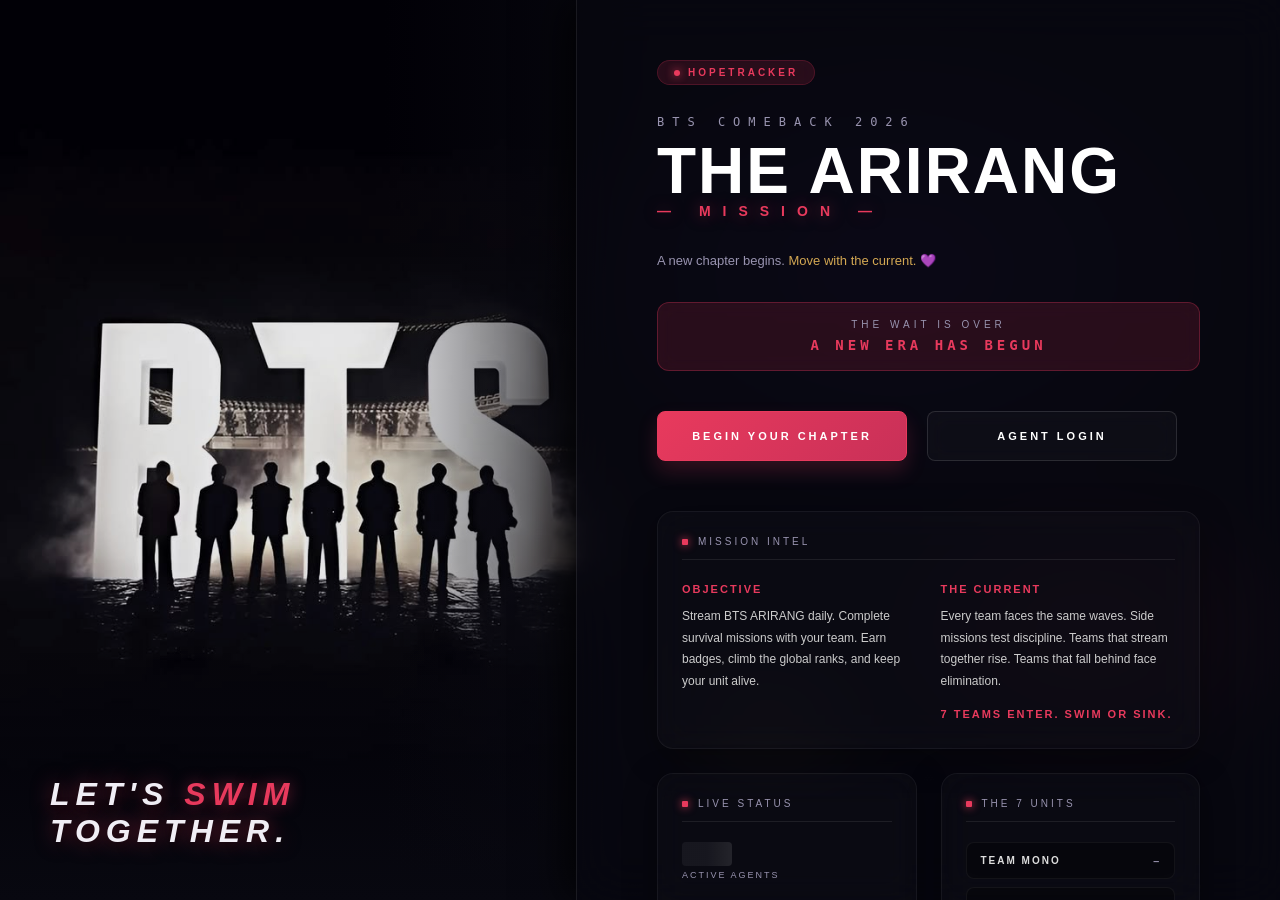
<file: index.html>
<!DOCTYPE html>
<html lang="en">
<head>
  <meta charset="UTF-8">
  <meta name="viewport" content="width=device-width, initial-scale=1.0">
  <title>The Arirang Mission | HopeTracker</title>

  <!-- SEO & Social -->
  <meta name="description" content="7 teams. 17 weeks. 1 winner. Join the BTS ARIRANG streaming battle — the biggest comeback mission of 2026.">
  <meta name="theme-color" content="#080810">
  <meta property="og:title" content="The Arirang Mission | BTS Comeback 2026">
  <meta property="og:description" content="Become an agent. Stream daily. Protect your unit. Climb the global ranks.">
  <meta property="og:type" content="website">
  <meta name="twitter:card" content="summary_large_image">
  <meta name="twitter:title" content="The Arirang Mission | BTS 2026">

  <link rel="icon" type="image/png" href="/icons/icon-192.png">
  <link rel="manifest" href="/manifest.json">
  <link rel="apple-touch-icon" href="/icons/icon-192.png">
  <meta name="apple-mobile-web-app-capable" content="yes">
  <meta name="apple-mobile-web-app-status-bar-style" content="black-translucent">
  <meta name="apple-mobile-web-app-title" content="HopeTracker">
  <link rel="preload" href="bts-bg.jpg" as="image">
  <link rel="preconnect" href="https://fonts.googleapis.com">
  <link rel="preconnect" href="https://fonts.gstatic.com" crossorigin>
  <link href="https://fonts.googleapis.com/css2?family=Orbitron:wght@600;800;900&family=Rajdhani:wght@500;600;700&family=Share+Tech+Mono&family=Inter:wght@400;700&display=swap" rel="stylesheet">

  <style>
    :root {
      --crimson: #e83a5d;
      --crimson-glow: rgba(232, 58, 93, 0.5);
      --crimson-soft: rgba(232, 58, 93, 0.15);
      --purple: #7c3aed;
      --purple-glow: rgba(124, 58, 237, 0.08);
      --gold: #d4a853;
      --gold-soft: rgba(212, 168, 83, 0.12);
      --bg-dark: #080810;
      --text-main: #f0eef5;
      --text-muted: #9994b0;
      --text-dim: #5c5775;
      --glass-panel: rgba(8, 8, 16, 0.6);
      --glass-card: rgba(255, 255, 255, 0.02);
      --border-light: rgba(255, 255, 255, 0.08);
      --glass-border: rgba(255, 255, 255, 0.05);
      --glass-shadow: 0 8px 32px 0 rgba(0, 0, 0, 0.4);
    }

    * { margin: 0; padding: 0; box-sizing: border-box; }

    body {
      background-color: var(--bg-dark);
      color: var(--text-main);
      font-family: 'Montserrat', sans-serif;
    }

    /* ==================== FIXED BACKGROUND ==================== */
    .fixed-bg {
      position: fixed;
      top: 0; left: 0; right: 0; bottom: 0;
      z-index: 0;
      pointer-events: none;
      background-color: var(--bg-dark);
      overflow: hidden;
    }

    .bg-image {
      width: 50vw;
      height: 100%;
      object-fit: cover;
      object-position: center;
      opacity: 0.9;
    }

    .bg-overlay {
      position: absolute;
      top: 0; left: 0; right: 0; bottom: 0;
      background:
        linear-gradient(to right, rgba(8,8,16,0) 30%, rgba(8,8,16,0.85) 48%, var(--bg-dark) 100%),
        linear-gradient(to top, var(--bg-dark) 0%, rgba(8,8,16,0) 30%);
    }

    /* Ambient glows (new) */
    .bg-ambient {
      position: absolute;
      top: 0; left: 0; right: 0; bottom: 0;
      background:
        radial-gradient(ellipse 40% 40% at 70% 30%, var(--purple-glow) 0%, transparent 70%),
        radial-gradient(ellipse 30% 30% at 85% 70%, var(--crimson-soft) 0%, transparent 60%),
        radial-gradient(ellipse 20% 20% at 60% 80%, var(--gold-soft) 0%, transparent 50%);
      pointer-events: none;
    }

    .particles {
      position: absolute;
      top: 0; left: 0; right: 0; bottom: 0;
      overflow: hidden;
    }

    .particle {
      position: absolute;
      border-radius: 50%;
      animation: floatUp linear infinite;
      opacity: 0;
      will-change: transform, opacity;
    }

    .particle.crimson { background: var(--crimson); box-shadow: 0 0 8px var(--crimson); }
    .particle.purple { background: var(--purple); box-shadow: 0 0 8px var(--purple); }
    .particle.gold { background: var(--gold); box-shadow: 0 0 6px var(--gold); }

    @keyframes floatUp {
      0%   { transform: translateY(100vh) scale(0.5); opacity: 0; }
      15%  { opacity: 0.7; }
      80%  { opacity: 0.3; }
      100% { transform: translateY(-10vh) scale(1.5); opacity: 0; }
    }

    /* ==================== LAYOUT ==================== */
    .layout-wrapper {
      position: relative;
      z-index: 1;
      display: flex;
      width: 100vw;
      height: 100vh;
      overflow: hidden;
    }

    .visual-panel {
      width: 45%;
      height: 100%;
      position: relative;
    }

    .visual-text {
      position: absolute;
      bottom: 50px;
      left: 50px;
      z-index: 2;
    }

    .catchphrase {
      font-size: clamp(22px, 2.5vw, 32px);
      font-weight: 900;
      text-transform: uppercase;
      letter-spacing: 6px;
      color: var(--text-main);
      font-style: italic;
      text-shadow: 0 0 20px var(--crimson-glow), 0 4px 10px rgba(0,0,0,0.8);
    }

    .catchphrase span { color: var(--crimson); text-shadow: 0 0 15px var(--crimson-glow); }

    /* ==================== UI PANEL ==================== */
    .ui-panel {
      width: 55%;
      height: 100%;
      overflow-y: auto;
      padding: 60px 80px;
      display: flex;
      flex-direction: column;
      position: relative;
      background: var(--glass-panel);
      backdrop-filter: blur(24px);
      -webkit-backdrop-filter: blur(24px);
      border-left: 1px solid var(--border-light);
      box-shadow: -10px 0 40px rgba(0,0,0,0.8);
      scrollbar-width: thin;
      scrollbar-color: var(--crimson) transparent;
    }

    .ui-panel::-webkit-scrollbar { width: 6px; }
    .ui-panel::-webkit-scrollbar-track { background: transparent; }
    .ui-panel::-webkit-scrollbar-thumb { background: var(--crimson); border-radius: 10px; }

    .scroll-indicator { display: none; }

    /* ==================== BADGE ==================== */
    .top-badge {
      align-self: flex-start;
      display: inline-flex;
      align-items: center;
      gap: 8px;
      padding: 6px 16px;
      background: var(--crimson-soft);
      border: 1px solid rgba(232, 58, 93, 0.2);
      backdrop-filter: blur(10px);
      color: var(--crimson);
      border-radius: 30px;
      font-size: 10px;
      font-weight: 800;
      letter-spacing: 3px;
      text-transform: uppercase;
      margin-bottom: 30px;
      animation: fadeIn 1s ease both;
    }

    .live-dot {
      width: 6px; height: 6px;
      background: var(--crimson);
      border-radius: 50%;
      box-shadow: 0 0 8px var(--crimson);
      animation: blink 2s infinite;
    }

    /* ==================== TITLE ==================== */
    .title-sub {
      font-family: 'Space Mono', monospace;
      font-size: 12px;
      letter-spacing: 8px;
      color: var(--text-muted);
      margin-bottom: 10px;
      text-transform: uppercase;
      animation: fadeIn 1s ease 0.2s both;
    }

    .title-main {
      font-size: clamp(40px, 5vw, 64px);
      font-weight: 900;
      text-transform: uppercase;
      letter-spacing: 2px;
      line-height: 1;
      color: #fff;
      animation: fadeIn 1s ease 0.3s both;
    }

    .title-edition {
      font-size: 14px;
      letter-spacing: 12px;
      text-transform: uppercase;
      color: var(--crimson);
      font-weight: 800;
      margin-bottom: 30px;
      text-shadow: 0 0 15px var(--crimson-glow);
      animation: fadeIn 1s ease 0.4s both;
    }

    /* Warm welcome line (new) */
    .welcome-line {
      font-size: 13px;
      color: var(--text-muted);
      margin-bottom: 30px;
      line-height: 1.8;
      max-width: 420px;
      animation: fadeIn 1s ease 0.45s both;
    }

    .welcome-line .hl { color: var(--purple); font-weight: 600; }
    .welcome-line .gold { color: var(--gold); }

    /* ==================== COUNTDOWN ==================== */
    .countdown {
      display: flex;
      gap: 20px;
      margin-bottom: 40px;
      animation: fadeIn 1s ease 0.5s both;
    }

    .cd-block { display: flex; flex-direction: column; }

    .cd-num {
      font-family: 'Space Mono', monospace;
      font-size: clamp(32px, 4vw, 48px);
      font-weight: 700;
      color: #fff;
      line-height: 1;
      min-width: 2ch;
      text-shadow: 0 4px 10px rgba(0,0,0,0.5);
      opacity: 0;
      transition: opacity 0.4s ease;
    }

    .cd-num.ready { opacity: 1; }

    .cd-lbl {
      font-size: 10px;
      letter-spacing: 4px;
      text-transform: uppercase;
      color: var(--crimson);
      margin-top: 6px;
      font-weight: 800;
    }

    .countdown-active {
      padding: 16px 24px;
      background: var(--crimson-soft);
      border: 1px solid rgba(232, 58, 93, 0.3);
      backdrop-filter: blur(10px);
      border-radius: 12px;
      margin-bottom: 40px;
      animation: fadeIn 1s ease 0.5s both, pulseBorder 2s infinite;
      text-align: center;
    }

    .countdown-active .era-label {
      font-size: 10px;
      letter-spacing: 4px;
      color: var(--text-muted);
      margin-bottom: 6px;
      display: block;
    }

    .countdown-active .era-title {
      font-family: 'Space Mono', monospace;
      font-size: 14px;
      font-weight: 700;
      color: var(--crimson);
      letter-spacing: 4px;
      text-transform: uppercase;
    }

    @keyframes pulseBorder {
      0%, 100% { border-color: rgba(232, 58, 93, 0.3); box-shadow: 0 0 0 rgba(232, 58, 93, 0); }
      50% { border-color: rgba(232, 58, 93, 0.6); box-shadow: 0 0 20px rgba(232, 58, 93, 0.1); }
    }

    /* ==================== ACTIONS ==================== */
    .actions {
      display: flex;
      gap: 20px;
      margin-bottom: 50px;
      animation: fadeIn 1s ease 0.6s both;
    }

    .btn {
      padding: 18px 30px;
      text-decoration: none;
      font-weight: 800;
      font-size: 11px;
      text-transform: uppercase;
      letter-spacing: 3px;
      text-align: center;
      border-radius: 8px;
      transition: all 0.3s ease;
      flex: 1;
      max-width: 250px;
      font-family: 'Montserrat', sans-serif;
    }

    .btn:focus-visible {
      outline: 2px solid var(--crimson);
      outline-offset: 3px;
    }

    .btn-primary {
      background: linear-gradient(135deg, var(--crimson), #c93058);
      color: #fff;
      border: 1px solid var(--crimson);
      box-shadow: 0 10px 20px rgba(232, 58, 93, 0.2);
    }

    .btn-primary:hover {
      background: linear-gradient(135deg, #f04070, var(--crimson));
      transform: translateY(-2px);
      box-shadow: 0 15px 30px rgba(232, 58, 93, 0.35);
    }

    .btn-secondary {
      background: rgba(255, 255, 255, 0.03);
      backdrop-filter: blur(10px);
      color: #fff;
      border: 1px solid rgba(255,255,255,0.12);
    }

    .btn-secondary:hover {
      background: var(--purple-glow);
      border-color: var(--purple);
      transform: translateY(-2px);
    }

    /* ==================== DASHBOARD GRID ==================== */
    .dashboard-grid {
      display: grid;
      grid-template-columns: 1fr 1fr;
      gap: 24px;
      animation: fadeIn 1s ease 0.8s both;
    }

    .data-card {
      background: var(--glass-card);
      backdrop-filter: blur(16px);
      -webkit-backdrop-filter: blur(16px);
      border: 1px solid var(--glass-border);
      box-shadow: var(--glass-shadow);
      border-radius: 16px;
      padding: 24px;
      transition: all 0.3s ease;
    }

    .data-card:hover {
      border-color: rgba(232, 58, 93, 0.2);
      background: rgba(255, 255, 255, 0.03);
      box-shadow: 0 10px 40px rgba(0, 0, 0, 0.6), 0 0 15px rgba(232, 58, 93, 0.04);
    }

    .card-header {
      font-size: 10px;
      letter-spacing: 3px;
      text-transform: uppercase;
      color: var(--text-muted);
      margin-bottom: 20px;
      display: flex;
      align-items: center;
      padding-bottom: 12px;
      border-bottom: 1px solid var(--border-light);
    }

    .card-header::before {
      content: '';
      display: inline-block;
      width: 6px; height: 6px;
      background: var(--crimson);
      margin-right: 10px;
      border-radius: 1px;
      box-shadow: 0 0 8px var(--crimson);
    }

    .stat-row { display: flex; justify-content: space-between; margin-bottom: 15px; }
    .stat-row:last-child { margin-bottom: 0; }

    .stat-val {
      font-family: 'Space Mono', monospace;
      font-size: 20px;
      font-weight: 700;
      color: #fff;
    }

    .stat-lbl {
      font-size: 9px;
      letter-spacing: 2px;
      text-transform: uppercase;
      color: var(--text-muted);
      margin-top: 4px;
    }

    .stat-val.loading {
      background: linear-gradient(90deg, rgba(255,255,255,0.05) 25%, rgba(255,255,255,0.1) 50%, rgba(255,255,255,0.05) 75%);
      background-size: 200% 100%;
      animation: shimmer 1.5s infinite;
      border-radius: 4px;
      color: transparent;
      min-width: 50px;
      display: inline-block;
    }

    @keyframes shimmer { 0% { background-position: -200% 0; } 100% { background-position: 200% 0; } }

    .intel-grid { display: flex; gap: 24px; font-size: 12px; color: #ccc; line-height: 1.8; flex-wrap: wrap; }
    .intel-col { flex: 1; min-width: 200px; }
    .intel-label { color: var(--crimson); font-size: 11px; letter-spacing: 2px; font-weight: 800; text-transform: uppercase; margin-bottom: 6px; display: block; }
    .intel-tagline { margin-top: 12px; font-weight: 800; color: var(--crimson); font-size: 11px; letter-spacing: 2px; }

    .teams-container { display: flex; flex-direction: column; gap: 8px; }

    .team-row {
      padding: 12px 14px;
      background: rgba(0, 0, 0, 0.3);
      border: 1px solid var(--glass-border);
      border-radius: 8px;
      font-size: 10px;
      font-weight: 600;
      letter-spacing: 2px;
      text-transform: uppercase;
      color: #ddd;
      transition: all 0.2s;
      cursor: default;
      display: flex;
      justify-content: space-between;
      align-items: center;
    }

    .team-row:hover {
      border-color: rgba(232, 58, 93, 0.3);
      background: rgba(232, 58, 93, 0.06);
      color: #fff;
      transform: translateX(4px);
    }

    .team-count {
      font-family: 'Space Mono', monospace;
      font-size: 9px;
      color: var(--text-muted);
      letter-spacing: 1px;
      transition: color 0.2s;
    }

    .team-row:hover .team-count { color: var(--crimson); }

    .how-grid { display: flex; gap: 20px; margin-top: 4px; }

    .how-step {
      flex: 1;
      text-align: center;
      padding: 16px 12px;
      background: rgba(0, 0, 0, 0.2);
      border: 1px solid var(--glass-border);
      border-radius: 12px;
      transition: all 0.3s;
    }

    .how-step:hover {
      border-color: rgba(232, 58, 93, 0.2);
      background: rgba(232, 58, 93, 0.04);
    }

    .how-num { font-family: 'Space Mono', monospace; font-size: 20px; font-weight: 700; color: var(--crimson); margin-bottom: 10px; }
    .how-title { font-size: 11px; font-weight: 800; letter-spacing: 2px; text-transform: uppercase; margin-bottom: 6px; color: #fff; }
    .how-desc { font-size: 10px; color: var(--text-muted); line-height: 1.6; }

    .lyric-quote {
      margin-top: 40px;
      padding: 20px;
      border-left: 3px solid;
      border-image: linear-gradient(180deg, var(--crimson), var(--purple)) 1;
      background: linear-gradient(90deg, rgba(232, 58, 93, 0.04) 0%, transparent 100%);
      border-radius: 0 12px 12px 0;
      font-size: 12px;
      color: #ccc;
      font-style: italic;
      animation: fadeIn 1s ease 0.9s both;
    }

    .lyric-quote .hl { color: var(--crimson); text-shadow: 0 0 12px var(--crimson-glow); font-weight: 800; font-style: normal; }
    .lyric-quote .source { display: block; margin-top: 8px; font-style: normal; color: var(--crimson); font-size: 9px; letter-spacing: 2px; font-weight: 800; }

    /* Warm footer (updated) */
    .footer {
      margin-top: 50px;
      padding-top: 24px;
      border-top: 1px solid var(--border-light);
      font-size: 9px;
      color: var(--text-muted);
      text-transform: uppercase;
      letter-spacing: 3px;
      text-align: center;
      animation: fadeIn 1s ease 1s both;
    }

    .footer .love { display: block; margin-top: 6px; color: var(--purple); font-style: italic; text-transform: none; letter-spacing: 1px; font-size: 10px; opacity: 0.7; }

    @keyframes fadeIn { from { opacity: 0; transform: translateY(10px); } to { opacity: 1; transform: translateY(0); } }
    @keyframes blink { 0%, 100% { opacity: 1; } 50% { opacity: 0.2; } }

    @media (prefers-reduced-motion: reduce) {
      *, *::before, *::after { animation-duration: 0.01ms !important; animation-iteration-count: 1 !important; transition-duration: 0.01ms !important; }
      .particle { display: none; }
      .cd-num { opacity: 1 !important; }
    }

    /* ==================== MOBILE ==================== */
    @media (max-width: 1024px) {
      .layout-wrapper { flex-direction: column; overflow-y: auto; height: auto; min-height: 100vh; }
      .visual-panel { width: 100%; height: 50vh; min-height: 350px; flex-shrink: 0; }
      .bg-image { width: 100vw; transform: scale(1.4) translateY(-12%); }
      .bg-overlay { background: linear-gradient(to bottom, rgba(8,8,16,0) 30%, rgba(8,8,16,0.85) 80%, var(--bg-dark) 100%); }
      .ui-panel {
        width: 100%; height: auto; padding: 50px 24px 40px; overflow-y: visible; flex-shrink: 0;
        margin-top: -40px; border-radius: 32px 32px 0 0; border-top: 1px solid rgba(255, 255, 255, 0.1); border-left: none;
        background: rgba(8, 8, 16, 0.7); backdrop-filter: blur(30px); box-shadow: 0 -20px 50px rgba(0, 0, 0, 0.9);
      }
      .scroll-indicator { display: block; position: absolute; top: 12px; left: 50%; transform: translateX(-50%); width: 40px; height: 5px; background: rgba(255, 255, 255, 0.2); border-radius: 10px; }
      .dashboard-grid { grid-template-columns: 1fr; }
      .actions { flex-direction: column; }
      .btn { max-width: 100%; }
      .how-grid { flex-direction: column; }
      .intel-grid { flex-direction: column; gap: 16px; }
      .catchphrase { font-size: 14px; letter-spacing: 3px; }
      .visual-text { left: 24px; bottom: 50px; }
    }

    @media (max-width: 480px) {
      .visual-panel { height: 45vh; min-height: 320px; }
      .title-edition { letter-spacing: 6px; }
      .countdown { gap: 12px; }
      .cd-lbl { font-size: 8px; letter-spacing: 2px; }
      .bg-image { transform: scale(1.5) translateY(-14%); }
      .welcome-line { font-size: 12px; }
    }
  </style>
</head>
<body>

  <!-- FIXED BACKGROUND -->
  <div class="fixed-bg" aria-hidden="true">
    <img src="bts-bg.jpg" alt="" class="bg-image" loading="eager" fetchpriority="high" decoding="async">
    <div class="bg-overlay"></div>
    <div class="bg-ambient"></div>
    <div class="particles" id="particles"></div>
  </div>

  <!-- CONTENT -->
  <div class="layout-wrapper">

    <!-- LEFT SIDE -->
    <div class="visual-panel" aria-hidden="true">
      <div class="visual-text">
        <div class="catchphrase">Let's <span>swim</span><br>together.</div>
      </div>
    </div>

    <!-- RIGHT SIDE -->
    <div class="ui-panel">
      <div class="scroll-indicator" aria-hidden="true"></div>

      <div class="top-badge" aria-label="System status"><span class="live-dot" aria-hidden="true"></span> HopeTracker</div>

      <p class="title-sub">BTS Comeback 2026</p>
      <h1 class="title-main">The Arirang</h1>
      <div class="title-edition">— Mission —</div>

      <!-- NEW: Warm welcome line -->
      <p class="welcome-line">
        A new chapter begins. <span class="gold">Move with the current.</span> 💜
      </p>

      <!-- Countdown (same logic) -->
      <div class="countdown" id="countdown" role="timer" aria-label="Countdown to battle start">
        <div class="cd-block">
          <div class="cd-num" id="cdDays" aria-label="Days">00</div>
          <div class="cd-lbl" aria-hidden="true">Days</div>
        </div>
        <div class="cd-block">
          <div class="cd-num" id="cdHours" aria-label="Hours">00</div>
          <div class="cd-lbl" aria-hidden="true">Hours</div>
        </div>
        <div class="cd-block">
          <div class="cd-num" id="cdMins" aria-label="Minutes">00</div>
          <div class="cd-lbl" aria-hidden="true">Mins</div>
        </div>
        <div class="cd-block">
          <div class="cd-num" id="cdSecs" aria-label="Seconds">00</div>
          <div class="cd-lbl" aria-hidden="true">Secs</div>
        </div>
      </div>

      <nav class="actions" aria-label="Main actions">
        <a href="register.html" class="btn btn-primary">Begin Your Chapter</a>
        <a href="dashboard.html" class="btn btn-secondary">Agent Login</a>
      </nav>

      <div class="dashboard-grid">

        <!-- Mission Intel (updated copy) -->
        <div class="data-card" style="grid-column: 1 / -1;">
          <div class="card-header">Mission Intel</div>
          <div class="intel-grid">
            <div class="intel-col">
              <span class="intel-label">Objective</span>
              Stream BTS ARIRANG daily. Complete survival missions with your team.
              Earn badges, climb the global ranks, and keep your unit alive.
            </div>
            <div class="intel-col">
              <span class="intel-label">The Current</span>
              Every team faces the same waves. Side missions test discipline.
              Teams that stream together rise. Teams that fall behind face elimination.
              <div class="intel-tagline">7 TEAMS ENTER. SWIM OR SINK.</div>
            </div>
          </div>
        </div>

        <!-- Live Status -->
        <div class="data-card">
          <div class="card-header">Live Status</div>
          <div class="stat-row">
            <div>
              <div class="stat-val loading" id="agentCount" aria-live="polite">—</div>
              <div class="stat-lbl">Active Agents</div>
            </div>
          </div>
          <div class="stat-row" style="margin-top: 20px;">
            <div><div class="stat-val">7</div><div class="stat-lbl">Units</div></div>
            <div><div class="stat-val">17</div><div class="stat-lbl">Weeks</div></div>
          </div>
        </div>

        <!-- Teams -->
        <div class="data-card">
          <div class="card-header">The 7 Units</div>
          <div class="teams-container">
            <div class="team-row"><span>Team MONO</span><span class="team-count" data-team="team mono">—</span></div>
            <div class="team-row"><span>Team HAPPY</span><span class="team-count" data-team="team happy">—</span></div>
            <div class="team-row"><span>Team D-DAY</span><span class="team-count" data-team="team d-day">—</span></div>
            <div class="team-row"><span>Team HOPEWORLD</span><span class="team-count" data-team="team hopeworld">—</span></div>
            <div class="team-row" style="opacity:0.35;filter:grayscale(0.6);pointer-events:none;"><span>Team MUSE <span style="font-size:7px;letter-spacing:1.5px;color:rgba(255,255,255,0.4);margin-left:4px;">DISSOLVED</span></span><span class="team-count" data-team="team muse">—</span></div>
            <div class="team-row" style="opacity:0.35;filter:grayscale(0.6);pointer-events:none;"><span>Team LAYOVER <span style="font-size:7px;letter-spacing:1.5px;color:rgba(255,255,255,0.4);margin-left:4px;">DISSOLVED</span></span><span class="team-count" data-team="team layover">—</span></div>
            <div class="team-row"><span>Team GOLDEN</span><span class="team-count" data-team="team golden">—</span></div>
            <div class="team-row"><span>FRIENDS</span><span class="team-count" data-team="friends">—</span></div>
          </div>
        </div>

        <!-- How It Works -->
        <div class="data-card" style="grid-column: 1 / -1;">
          <div class="card-header">How It Works</div>
          <div class="how-grid">
            <div class="how-step"><div class="how-num">01</div><div class="how-title">Join</div><div class="how-desc">Register &amp; link your Last.fm to track streams</div></div>
            <div class="how-step"><div class="how-num">02</div><div class="how-title">Stream</div><div class="how-desc">Complete daily missions — 2X album, unit tracks &amp; survival</div></div>
            <div class="how-step"><div class="how-num">03</div><div class="how-title">Rise</div><div class="how-desc">Keep your team alive. Level up. Win the week.</div></div>
          </div>
        </div>

      </div>

      <!-- Quote (updated) -->
      <div class="lyric-quote">
        "We were only seven. But we have <span class="hl">you all</span> now."
        <span class="source">— BTS, We Are Bulletproof: The Eternal</span>
      </div>

      <footer class="footer">
        Powered by HopeTracker • ARIRANG Edition • 2026
        <span class="love">"Every story begins with a song." 💜</span>
      </footer>
    </div>
  </div>

  <script>
    const CONFIG = {
      API_URL: 'https://xyivyebbafqwthvlwzlm.supabase.co/functions/v1/arirang-btsbackend',
      SUPABASE_ANON_KEY: 'eyJhbGciOiJIUzI1NiIsInR5cCI6IkpXVCJ9.eyJpc3MiOiJzdXBhYmFzZSIsInJlZiI6Inh5aXZ5ZWJiYWZxd3Rodmx3emxtIiwicm9sZSI6ImFub24iLCJpYXQiOjE3NzI5NDY0MTUsImV4cCI6MjA4ODUyMjQxNX0.K-ysUclHXprTAtsW6bp6HoVcq4tSr1m-4xiZXkrIpn4',
      BATTLE_START: new Date('2026-03-22T00:00:00+05:30').getTime(),
      FALLBACK_AGENT_COUNT: '280+',
    };

    /* ==================== COUNTDOWN (Your exact logic) ==================== */
    const CountdownManager = {
      _intervalId: null,
      _elements: null,

      _getElements() {
        if (!this._elements) {
          this._elements = {
            days: document.getElementById('cdDays'),
            hours: document.getElementById('cdHours'),
            mins: document.getElementById('cdMins'),
            secs: document.getElementById('cdSecs'),
            container: document.getElementById('countdown'),
          };
        }
        return this._elements;
      },

      start() {
        this.update();
        this._intervalId = setInterval(() => this.update(), 1000);
      },

      update() {
        const els = this._getElements();
        const diff = CONFIG.BATTLE_START - Date.now();
        if (diff <= 0) { this.showActive(els); return; }

        const d = Math.floor(diff / 86_400_000);
        const h = Math.floor((diff % 86_400_000) / 3_600_000);
        const m = Math.floor((diff % 3_600_000) / 60_000);
        const s = Math.floor((diff % 60_000) / 1_000);

        els.days.textContent = String(d).padStart(2, '0');
        els.hours.textContent = String(h).padStart(2, '0');
        els.mins.textContent = String(m).padStart(2, '0');
        els.secs.textContent = String(s).padStart(2, '0');

        els.days.classList.add('ready');
        els.hours.classList.add('ready');
        els.mins.classList.add('ready');
        els.secs.classList.add('ready');
      },

      showActive(els) {
        clearInterval(this._intervalId);
        els.container.className = 'countdown-active';
        els.container.innerHTML = `
          <span class="era-label">THE WAIT IS OVER</span>
          <span class="era-title">A New Era Has Begun</span>
        `;
      },
    };

    /* ==================== PARTICLES (Warm tones) ==================== */
    function createParticles() {
      const container = document.getElementById('particles');
      if (!container) return;

      const isLowEnd = navigator.hardwareConcurrency && navigator.hardwareConcurrency <= 2;
      const isMobile = window.innerWidth < 768;
      const count = isLowEnd ? 8 : isMobile ? 15 : 30;
      const types = ['crimson', 'purple', 'gold'];

      const fragment = document.createDocumentFragment();
      for (let i = 0; i < count; i++) {
        const p = document.createElement('div');
        p.className = 'particle ' + types[Math.floor(Math.random() * types.length)];
        const size = (Math.random() * 3 + 1) + 'px';
        p.style.cssText = `left:${Math.random()*100}%;width:${size};height:${size};animation-duration:${8+Math.random()*15}s;animation-delay:${Math.random()*5}s;`;
        fragment.appendChild(p);
      }
      container.appendChild(fragment);
    }

   async function loadStats(retries = 2) {
  const agentEl = document.getElementById('agentCount');

  for (let attempt = 0; attempt <= retries; attempt++) {
    try {
      const controller = new AbortController();
      const timeoutId = setTimeout(() => controller.abort(), 8000);

      const res = await fetch(CONFIG.API_URL, {
        method: 'POST',
        headers: {
          'Content-Type': 'application/json',
          'apikey': CONFIG.SUPABASE_ANON_KEY,              // ✅ fixed
          'Authorization': `Bearer ${CONFIG.SUPABASE_ANON_KEY}`,  // ✅ fixed
        },
        body: JSON.stringify({ action: 'getTeamSizes' }),
        signal: controller.signal,
      });
      clearTimeout(timeoutId);

      if (!res.ok) throw new Error(`HTTP ${res.status}`);
      const data = await res.json();

      if (data.success && data.teams) {
        let total = 0;
        data.teams.forEach(t => {
          total += t.count || 0;
          const slug = t.team.trim().toLowerCase();
          document.querySelectorAll('[data-team]').forEach(el => {
            if (el.dataset.team.trim().toLowerCase() === slug) {
              el.textContent = t.count + (t.count === 1 ? ' agent' : ' agents');
            }
          });
        });
        if (agentEl) agentEl.textContent = total.toLocaleString();
        agentEl?.classList.remove('loading');
        return;
      }
      throw new Error('Invalid response');
    } catch (err) {
      if (attempt === retries) {
        if (agentEl) {
          agentEl.textContent = CONFIG.FALLBACK_AGENT_COUNT;
          agentEl.classList.remove('loading');
        }
      } else {
        await new Promise(r => setTimeout(r, 1500 * (attempt + 1)));
      }
    }
  }
}
    /* ==================== INIT ==================== */
    CountdownManager.start();
    createParticles();
    loadStats();
  </script>
  <script>
    if ('serviceWorker' in navigator) {
      navigator.serviceWorker.register('/sw.js');
    }
  </script>
</body>
</html>
</file>
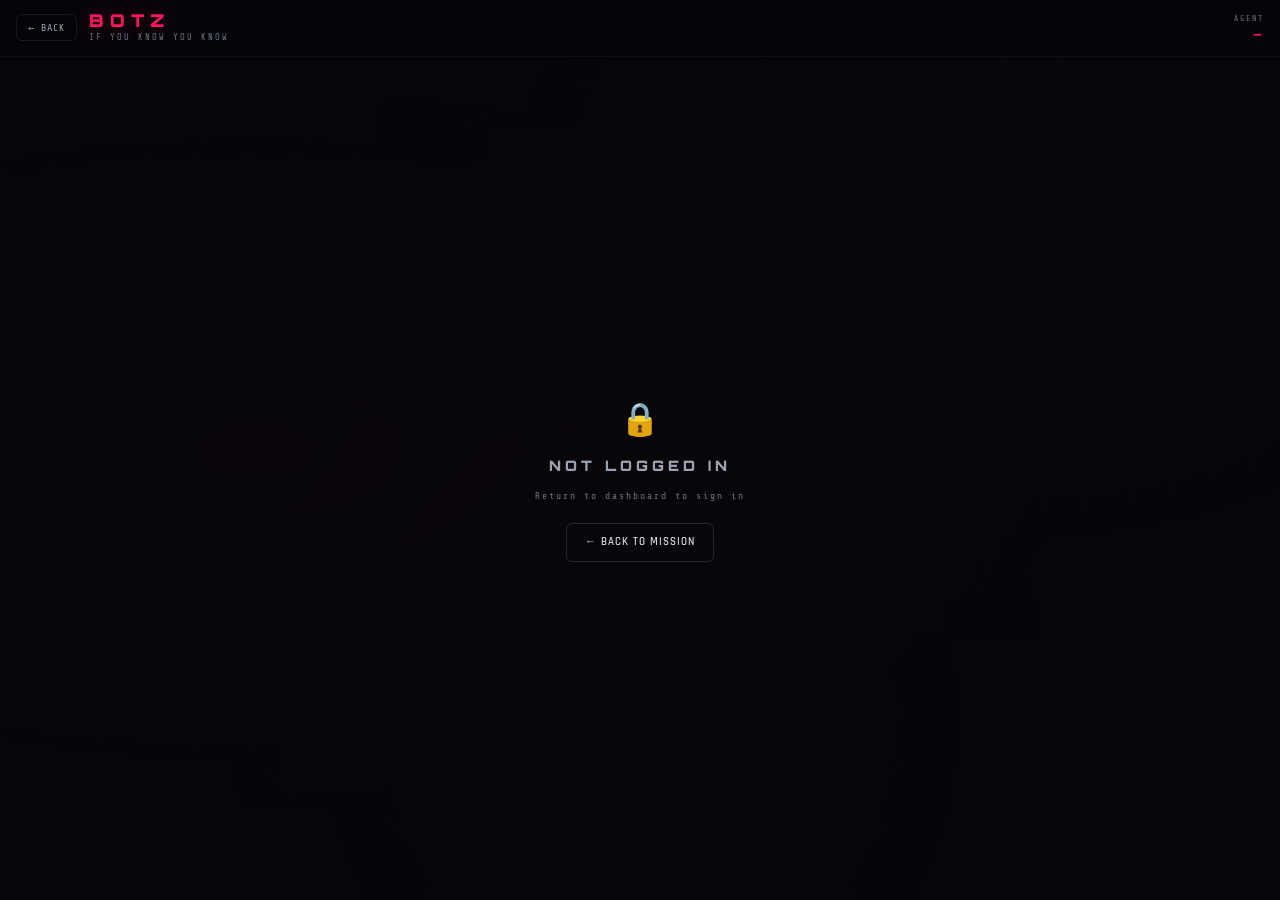
<file: botz.html>
<!DOCTYPE html>
<html lang="en">
<head>
  <meta charset="UTF-8">
  <meta name="viewport" content="width=device-width, initial-scale=1.0, maximum-scale=1.0, user-scalable=no">
  <meta name="theme-color" content="#06060A">
  <meta name="apple-mobile-web-app-capable" content="yes">
  <meta name="apple-mobile-web-app-status-bar-style" content="black-translucent">
  <title>BOTZ — if you know you know</title>
  <link rel="icon" type="image/png" href="/icons/icon-192.png">
  <link rel="preconnect" href="https://fonts.googleapis.com">
  <link rel="preconnect" href="https://fonts.gstatic.com" crossorigin>
  <link href="https://fonts.googleapis.com/css2?family=Orbitron:wght@600;800;900&family=Rajdhani:wght@500;600;700&family=Share+Tech+Mono&family=Inter:wght@400;600;700;800&display=swap" rel="stylesheet">
  <link rel="stylesheet" href="styles.css">
  <style>
    /* ── BOTZ-SPECIFIC OVERRIDES ── */
    .botz-page {
      min-height: 100vh;
      background: var(--bg-abyss);
      display: flex;
      flex-direction: column;
    }

    /* Header */
    .botz-topbar {
      position: sticky;
      top: 0;
      z-index: 50;
      background: rgba(6,6,10,0.92);
      backdrop-filter: blur(16px);
      -webkit-backdrop-filter: blur(16px);
      border-bottom: 1px solid var(--border-subtle);
      padding: 12px 16px;
      padding-top: calc(12px + env(safe-area-inset-top));
      display: flex;
      align-items: center;
      gap: 12px;
    }

    .botz-back-btn {
      background: none;
      border: 1px solid var(--border-light);
      color: var(--text-muted);
      border-radius: var(--radius-sm);
      padding: 5px 11px;
      font-family: var(--font-mono);
      font-size: 0.625rem;
      letter-spacing: 1px;
      cursor: pointer;
      text-decoration: none;
      display: inline-flex;
      align-items: center;
      gap: 4px;
      transition: color 0.2s, border-color 0.2s;
      flex-shrink: 0;
    }
    .botz-back-btn:hover { color: var(--text-primary); border-color: var(--border-mid); }

    .botz-brand {
      flex: 1;
      display: flex;
      flex-direction: column;
      gap: 1px;
    }
    .botz-brand-name {
      font-family: var(--font-display);
      font-weight: 900;
      font-size: 1.1rem;
      letter-spacing: 6px;
      color: var(--red-core);
      line-height: 1;
      text-shadow: 0 0 20px var(--red-glow);
    }
    .botz-brand-sub {
      font-family: var(--font-mono);
      font-size: 0.55rem;
      letter-spacing: 2px;
      color: var(--text-ghost);
      text-transform: uppercase;
    }

    .botz-agent-chip {
      display: flex;
      flex-direction: column;
      align-items: flex-end;
      gap: 1px;
    }
    .botz-agent-chip-label {
      font-family: var(--font-mono);
      font-size: 0.5rem;
      letter-spacing: 2px;
      color: var(--text-ghost);
      text-transform: uppercase;
    }
    .botz-agent-chip-no {
      font-family: var(--font-display);
      font-size: 0.7rem;
      font-weight: 800;
      letter-spacing: 2px;
      color: var(--red-core);
    }

    /* ── HERO ── */
    .botz-hero {
      padding: 28px 16px 20px;
      text-align: center;
      position: relative;
    }
    .botz-hero::after {
      content: '';
      position: absolute;
      bottom: 0; left: 10%; right: 10%;
      height: 1px;
      background: linear-gradient(90deg, transparent, var(--red-border), transparent);
    }
    .botz-hero-label {
      font-family: var(--font-mono);
      font-size: 0.6rem;
      letter-spacing: 4px;
      color: var(--text-ghost);
      text-transform: uppercase;
      margin-bottom: 10px;
    }
    .botz-hero-count {
      font-family: var(--font-display);
      font-weight: 900;
      font-size: clamp(3rem, 14vw, 5rem);
      color: var(--red-core);
      text-shadow: 0 0 40px var(--red-glow), 0 0 80px rgba(255,20,95,0.15);
      line-height: 1;
      letter-spacing: -2px;
    }
    .botz-hero-unit {
      font-family: var(--font-mono);
      font-size: 0.6rem;
      letter-spacing: 5px;
      color: var(--text-muted);
      text-transform: uppercase;
      margin-top: 8px;
    }

    /* ── DATE FILTER ── */
    .botz-filter-bar {
      display: flex;
      align-items: center;
      gap: 8px;
      padding: 16px 16px 0;
      flex-wrap: wrap;
    }
    .botz-filter-label {
      font-family: var(--font-mono);
      font-size: 0.575rem;
      letter-spacing: 2px;
      color: var(--text-ghost);
      text-transform: uppercase;
      white-space: nowrap;
    }
    .botz-date-input {
      background: rgba(255,255,255,0.03);
      border: 1px solid var(--border-light);
      color: var(--text-secondary);
      border-radius: var(--radius-sm);
      padding: 7px 10px;
      font-family: var(--font-mono);
      font-size: 0.625rem;
      letter-spacing: 1px;
      outline: none;
      transition: border-color 0.2s, background 0.2s;
      flex: 1;
      min-width: 100px;
    }
    .botz-date-input:focus { border-color: var(--red-border); background: var(--red-whisper); }
    .botz-date-input::-webkit-calendar-picker-indicator { filter: invert(0.4); cursor: pointer; }

    .botz-filter-actions { display: flex; gap: 6px; }

    /* ── TABS ── */
    .botz-tabs {
      display: flex;
      gap: 4px;
      padding: 16px 16px 0;
    }
    .botz-tab-btn {
      flex: 1;
      background: rgba(255,255,255,0.02);
      border: 1px solid var(--border-subtle);
      color: var(--text-ghost);
      font-family: var(--font-mono);
      font-size: 0.575rem;
      letter-spacing: 2px;
      text-transform: uppercase;
      padding: 9px 6px;
      border-radius: var(--radius-sm);
      cursor: pointer;
      transition: all 0.2s;
    }
    .botz-tab-btn.active {
      background: var(--red-whisper);
      border-color: var(--red-border);
      color: var(--red-core);
      text-shadow: 0 0 8px var(--red-glow);
    }
    .botz-tab-btn:hover:not(.active) {
      border-color: var(--border-mid);
      color: var(--text-muted);
    }

    /* ── PANEL ── */
    .botz-panel { display: none; padding: 12px 16px calc(32px + env(safe-area-inset-bottom)); }
    .botz-panel.active { display: block; }

    .botz-section-label {
      font-family: var(--font-mono);
      font-size: 0.575rem;
      letter-spacing: 3px;
      color: var(--text-ghost);
      text-transform: uppercase;
      padding: 10px 0 8px;
      border-bottom: 1px solid var(--border-subtle);
      margin-bottom: 8px;
    }

    /* ── TRACK ROW ── */
    .botz-row-list { display: flex; flex-direction: column; gap: 3px; }

    .botz-track-row {
      display: flex;
      align-items: center;
      gap: 10px;
      padding: 11px 12px;
      background: rgba(255,255,255,0.02);
      border: 1px solid var(--border-light);
      border-radius: var(--radius-md);
      position: relative;
      overflow: hidden;
      transition: border-color 0.2s, background 0.2s;
      cursor: default;
    }
    .botz-track-row:hover {
      background: rgba(255,255,255,0.04);
      border-color: var(--border-light);
    }
    /* bar fill */
    .botz-track-row::before {
      content: '';
      position: absolute;
      left: 0; top: 0; bottom: 0;
      background: linear-gradient(90deg, rgba(255,20,95,0.06), transparent);
      width: var(--bar-w, 0%);
      pointer-events: none;
      transition: width 0.6s var(--ease-out);
    }
    /* top glow line for #1 */
    .botz-track-row.rank-1 {
      border-color: rgba(255,20,95,0.18);
      background: rgba(255,20,95,0.04);
    }
    .botz-track-row.rank-1::after {
      content: '';
      position: absolute;
      top: 0; left: 0; right: 0;
      height: 1px;
      background: linear-gradient(90deg, transparent, var(--red-core), transparent);
    }

    .botz-rank {
      font-family: var(--font-mono);
      font-size: 0.55rem;
      color: var(--text-ghost);
      width: 18px;
      text-align: right;
      flex-shrink: 0;
      line-height: 1;
    }
    .botz-track-row.rank-1 .botz-rank { color: var(--red-core); font-weight: 700; }

    .botz-row-icon {
      width: 32px;
      height: 32px;
      border-radius: 8px;
      background: rgba(255,20,95,0.08);
      border: 1px solid var(--red-border);
      display: flex;
      align-items: center;
      justify-content: center;
      font-size: 0.75rem;
      flex-shrink: 0;
    }
    .botz-track-row.rank-1 .botz-row-icon {
      background: rgba(255,20,95,0.15);
      border-color: rgba(255,20,95,0.3);
    }

    .botz-row-info { flex: 1; min-width: 0; }
    .botz-row-name {
      font-family: var(--font-ui);
      font-weight: 700;
      font-size: 0.9rem;
      letter-spacing: 0.3px;
      color: var(--text-primary);
      white-space: nowrap;
      overflow: hidden;
      text-overflow: ellipsis;
      line-height: 1.2;
    }
    .botz-row-sub {
      font-family: var(--font-mono);
      font-size: 0.55rem;
      letter-spacing: 1px;
      color: var(--text-muted);
      margin-top: 2px;
      white-space: nowrap;
      overflow: hidden;
      text-overflow: ellipsis;
    }

    .botz-row-count {
      flex-shrink: 0;
      text-align: right;
    }
    .botz-row-count-num {
      font-family: var(--font-display);
      font-size: 1rem;
      font-weight: 800;
      color: var(--red-core);
      line-height: 1;
    }
    .botz-track-row.rank-1 .botz-row-count-num {
      text-shadow: 0 0 12px var(--red-glow);
    }
    .botz-row-count-label {
      font-family: var(--font-mono);
      font-size: 0.48rem;
      letter-spacing: 1px;
      color: var(--text-muted);
      text-transform: uppercase;
      margin-top: 1px;
    }

    /* ── RECENT ROW ── */
    .botz-recent-row {
      display: flex;
      align-items: center;
      gap: 10px;
      padding: 10px 12px;
      background: rgba(255,255,255,0.02);
      border: 1px solid var(--border-light);
      border-radius: var(--radius-md);
      transition: border-color 0.15s;
    }
    .botz-recent-row:hover { border-color: var(--border-light); }

    .botz-recent-dot {
      width: 5px; height: 5px;
      border-radius: 50%;
      background: var(--red-core);
      flex-shrink: 0;
      box-shadow: 0 0 6px var(--red-glow);
    }
    .botz-recent-info { flex: 1; min-width: 0; }
    .botz-recent-name {
      font-family: var(--font-ui);
      font-weight: 700;
      font-size: 0.85rem;
      color: var(--text-primary);
      white-space: nowrap;
      overflow: hidden;
      text-overflow: ellipsis;
    }
    .botz-recent-meta {
      font-family: var(--font-mono);
      font-size: 0.53rem;
      letter-spacing: 1px;
      color: var(--text-muted);
      white-space: nowrap;
      overflow: hidden;
      text-overflow: ellipsis;
      margin-top: 1px;
    }
    .botz-recent-time {
      font-family: var(--font-mono);
      font-size: 0.53rem;
      color: var(--text-muted);
      flex-shrink: 0;
      letter-spacing: 0.5px;
    }

    /* ── LOADING / EMPTY ── */
    .botz-loading, .botz-empty {
      text-align: center;
      padding: 48px 20px;
      font-family: var(--font-mono);
      font-size: 0.6rem;
      color: var(--text-ghost);
      letter-spacing: 3px;
      text-transform: uppercase;
    }
    .botz-spinner {
      width: 28px; height: 28px;
      border: 2px solid rgba(255,20,95,0.15);
      border-top-color: var(--red-core);
      border-radius: 50%;
      animation: botz-spin 0.7s linear infinite;
      margin: 0 auto 14px;
    }
    @keyframes botz-spin { to { transform: rotate(360deg); } }

    /* ── DATE PRESETS ── */
    .botz-presets {
      display: flex;
      gap: 6px;
      padding: 10px 16px 0;
      flex-wrap: wrap;
    }
    .botz-preset-btn {
      background: rgba(255,255,255,0.02);
      border: 1px solid var(--border-subtle);
      color: var(--text-ghost);
      font-family: var(--font-mono);
      font-size: 0.55rem;
      letter-spacing: 2px;
      text-transform: uppercase;
      padding: 6px 12px;
      border-radius: var(--radius-sm);
      cursor: pointer;
      transition: all 0.2s;
      white-space: nowrap;
    }
    .botz-preset-btn:hover {
      border-color: var(--border-mid);
      color: var(--text-muted);
    }
    .botz-preset-btn.active {
      background: var(--red-whisper);
      border-color: var(--red-border);
      color: var(--red-core);
    }

    /* ── SKELETON LOADING ── */
    .botz-skeleton-row {
      display: flex;
      align-items: center;
      gap: 10px;
      padding: 11px 12px;
      background: rgba(255,255,255,0.02);
      border: 1px solid var(--border-subtle);
      border-radius: var(--radius-md);
    }
    .botz-skel {
      background: linear-gradient(90deg, rgba(255,255,255,0.06) 25%, rgba(255,255,255,0.12) 50%, rgba(255,255,255,0.06) 75%);
      background-size: 200% 100%;
      animation: botz-shimmer 1.4s infinite;
      border-radius: 4px;
    }
    @keyframes botz-shimmer { to { background-position: -200% 0; } }
    .botz-skel-icon { width: 32px; height: 32px; border-radius: 8px; flex-shrink: 0; }
    .botz-skel-lines { flex: 1; display: flex; flex-direction: column; gap: 5px; }
    .botz-skel-name { height: 12px; width: 60%; }
    .botz-skel-sub  { height: 8px;  width: 35%; }
    .botz-skel-num  { width: 28px;  height: 16px; flex-shrink: 0; }

    /* ── LAST UPDATED ── */
    .botz-updated {
      font-family: var(--font-mono);
      font-size: 0.5rem;
      letter-spacing: 1.5px;
      color: var(--text-ghost);
      text-align: right;
      padding: 8px 16px 0;
      opacity: 0.7;
    }

    /* ── PULL-TO-REFRESH ── */
    .botz-ptr {
      display: flex;
      align-items: center;
      justify-content: center;
      gap: 8px;
      overflow: hidden;
      height: 0;
      transition: height 0.2s;
      font-family: var(--font-mono);
      font-size: 0.55rem;
      letter-spacing: 2px;
      color: var(--text-ghost);
      text-transform: uppercase;
    }
    .botz-ptr.visible { height: 40px; }
    .botz-ptr-arrow {
      font-size: 0.8rem;
      transition: transform 0.2s;
      display: inline-block;
    }
    .botz-ptr.ready .botz-ptr-arrow { transform: rotate(180deg); color: var(--red-core); }

    /* ── RETRY BUTTON ── */
    .botz-retry-btn {
      display: inline-block;
      margin-top: 10px;
      background: none;
      border: 1px solid var(--red-border);
      color: var(--red-core);
      font-family: var(--font-mono);
      font-size: 0.55rem;
      letter-spacing: 2px;
      text-transform: uppercase;
      padding: 7px 16px;
      border-radius: var(--radius-sm);
      cursor: pointer;
      transition: background 0.2s;
    }
    .botz-retry-btn:hover { background: var(--red-whisper); }

    /* ── TABS (underline style) ── */
    .botz-tab-btn.active {
      background: var(--red-whisper);
      border-color: transparent;
      border-bottom-color: var(--red-core);
      color: var(--red-core);
      text-shadow: 0 0 8px var(--red-glow);
    }

    /* ── NOW PLAYING ── */
    .botz-np {
      display: none;
      align-items: center;
      gap: 10px;
      padding: 8px 16px;
      background: rgba(167,139,250,0.06);
      border-bottom: 1px solid var(--purple-border);
    }
    .botz-np.visible { display: flex; }
    .botz-np-dot {
      width: 6px; height: 6px;
      border-radius: 50%;
      background: var(--purple-core);
      flex-shrink: 0;
      animation: botz-np-pulse 1.8s ease-in-out infinite;
    }
    @keyframes botz-np-pulse { 0%,100%{opacity:1} 50%{opacity:0.25} }
    .botz-np-label {
      font-family: var(--font-mono);
      font-size: 0.5rem;
      letter-spacing: 2px;
      text-transform: uppercase;
      color: var(--purple-core);
    }
    .botz-np-track {
      font-family: var(--font-ui);
      font-weight: 700;
      font-size: 0.85rem;
      color: var(--text-primary);
      white-space: nowrap;
      overflow: hidden;
      text-overflow: ellipsis;
      letter-spacing: 0.2px;
    }
    .botz-np-artist {
      font-family: var(--font-mono);
      font-size: 0.5rem;
      letter-spacing: 1px;
      color: var(--text-muted);
      margin-top: 1px;
      white-space: nowrap;
      overflow: hidden;
      text-overflow: ellipsis;
    }
    .botz-np-info { flex: 1; min-width: 0; }
    .botz-np-live {
      flex-shrink: 0;
      font-family: var(--font-mono);
      font-size: 0.48rem;
      letter-spacing: 2px;
      color: rgba(167,139,250,0.45);
      text-transform: uppercase;
    }

    /* ── NOT LOGGED IN ── */
    .botz-not-logged {
      flex: 1;
      display: flex;
      flex-direction: column;
      align-items: center;
      justify-content: center;
      gap: 12px;
      padding: 48px 24px;
      text-align: center;
    }
    .botz-not-logged-icon { font-size: 2rem; }
    .botz-not-logged-title {
      font-family: var(--font-display);
      font-size: 0.9rem;
      font-weight: 900;
      letter-spacing: 4px;
      color: var(--text-muted);
    }
    .botz-not-logged-sub {
      font-family: var(--font-mono);
      font-size: 0.6rem;
      letter-spacing: 2px;
      color: var(--text-ghost);
    }
  </style>
</head>
<body class="botz-page">

<!-- ── TOP BAR ── -->
<header class="botz-topbar">
  <a href="dashboard.html" class="botz-back-btn">← BACK</a>
  <div class="botz-brand">
    <div class="botz-brand-name">BOTZ</div>
    <div class="botz-brand-sub">if you know you know</div>
  </div>
  <div class="botz-agent-chip">
    <span class="botz-agent-chip-label">AGENT</span>
    <span class="botz-agent-chip-no" id="displayAgentNo">—</span>
  </div>
</header>

<!-- ── MAIN CONTENT (hidden until loaded) ── -->
<div id="mainContent" style="display:none; flex:1; flex-direction:column;">

  <!-- NOW PLAYING -->
  <div class="botz-np" id="nowPlayingBar">
    <div class="botz-np-dot"></div>
    <div class="botz-np-info">
      <div class="botz-np-label">Now Playing</div>
      <div class="botz-np-track" id="npTrack"></div>
      <div class="botz-np-artist" id="npArtist"></div>
    </div>
    <div class="botz-np-live">Live</div>
  </div>

  <!-- PULL-TO-REFRESH -->
  <div class="botz-ptr" id="ptrBar">
    <span class="botz-ptr-arrow">↓</span>
    <span id="ptrText">Pull to refresh</span>
  </div>

  <!-- HERO -->
  <div class="botz-hero">
    <div class="botz-hero-label">Total Jams</div>
    <div class="botz-hero-count" id="heroTotal">—</div>
    <div class="botz-hero-unit">jams logged</div>
  </div>

  <!-- DATE PRESETS -->
  <div class="botz-presets">
    <button class="botz-preset-btn active" data-preset="all" onclick="applyPreset('all')">All</button>
    <button class="botz-preset-btn" data-preset="today" onclick="applyPreset('today')">Today</button>
    <button class="botz-preset-btn" data-preset="7d" onclick="applyPreset('7d')">7D</button>
    <button class="botz-preset-btn" data-preset="30d" onclick="applyPreset('30d')">30D</button>
    <button class="botz-preset-btn" data-preset="custom" onclick="toggleCustomFilter()">Custom</button>
  </div>

  <!-- DATE FILTER (custom, hidden by default) -->
  <div class="botz-filter-bar" id="customFilterBar" style="display:none;">
    <span class="botz-filter-label">From</span>
    <input type="date" class="botz-date-input" id="filterFrom">
    <span class="botz-filter-label">To</span>
    <input type="date" class="botz-date-input" id="filterTo">
    <div class="botz-filter-actions">
      <button class="btn-outline" onclick="applyFilter()" style="padding:7px 14px; font-size:0.575rem;">FILTER</button>
      <button class="btn-ghost" onclick="clearFilter()" style="font-size:0.575rem;">CLEAR</button>
    </div>
  </div>

  <!-- LAST UPDATED -->
  <div class="botz-updated" id="lastUpdated"></div>

  <!-- TABS -->
  <div class="botz-tabs">
    <button class="botz-tab-btn active" data-tab="tracks" onclick="switchTab('tracks')">Tracks</button>
    <button class="botz-tab-btn" data-tab="albums" onclick="switchTab('albums')">Albums</button>
    <button class="botz-tab-btn" data-tab="recent" onclick="switchTab('recent')">Recent</button>
  </div>

  <!-- PANEL: TRACKS -->
  <div class="botz-panel active" id="panel-tracks">
    <div class="botz-section-label">Top Tracks</div>
    <div class="botz-row-list" id="trackList">
      <div class="botz-loading"><div class="botz-spinner"></div>Loading jams...</div>
    </div>
  </div>

  <!-- PANEL: ALBUMS -->
  <div class="botz-panel" id="panel-albums">
    <div class="botz-section-label">Top Albums</div>
    <div class="botz-row-list" id="albumList">
      <div class="botz-loading"><div class="botz-spinner"></div>Loading...</div>
    </div>
  </div>

  <!-- PANEL: RECENT -->
  <div class="botz-panel" id="panel-recent">
    <div class="botz-section-label">Recent Jams</div>
    <div class="botz-row-list" id="recentList">
      <div class="botz-loading"><div class="botz-spinner"></div>Loading...</div>
    </div>
  </div>

</div>

<!-- ── NOT LOGGED IN ── -->
<div id="notLoggedIn" style="display:none;" class="botz-not-logged">
  <div class="botz-not-logged-icon">🔒</div>
  <div class="botz-not-logged-title">NOT LOGGED IN</div>
  <div class="botz-not-logged-sub">Return to dashboard to sign in</div>
  <a href="dashboard.html" class="btn-outline" style="margin-top:8px; text-decoration:none;">← BACK TO MISSION</a>
</div>

<script>
  const API = 'https://xyivyebbafqwthvlwzlm.supabase.co/functions/v1/arirang-btsbackend'
  let currentAgentNo = null
  let activePreset = 'all'

  // ── INIT ──────────────────────────────────────────────────
  async function init() {
    let agentNo = null
    try {
      const saved = localStorage.getItem('arirang_agent')
      if (saved) {
        const agent = JSON.parse(saved)
        agentNo = agent.agentNo || agent.agent_no || null
      }
    } catch (e) { /* ignore */ }

    if (!agentNo) {
      document.getElementById('notLoggedIn').style.display = 'flex'
      return
    }

    currentAgentNo = agentNo
    document.getElementById('displayAgentNo').textContent = agentNo
    document.getElementById('mainContent').style.display = 'flex'
    initPullToRefresh()
    initNowPlaying()
    await loadJams()
  }

  // ── LOAD ──────────────────────────────────────────────────
  async function loadJams() {
    if (!currentAgentNo) return
    setLoading(true)

    const from = document.getElementById('filterFrom').value
    const to   = document.getElementById('filterTo').value
    let url = `${API}?action=getBotzJams&agentNo=${encodeURIComponent(currentAgentNo)}`
    if (from) url += `&from=${Math.floor(new Date(from + 'T00:00:00Z').getTime() / 1000)}`
    if (to)   url += `&to=${Math.floor(new Date(to + 'T23:59:59Z').getTime() / 1000)}`

    try {
      const res  = await fetch(url)
      const data = await res.json()
      if (!data.success) { setError(data.error || 'Failed'); return }
      render(data)
      updateLastUpdated()
    } catch (e) { setError('Network error') }
  }

  // ── NOW PLAYING ───────────────────────────────────────────
  function initNowPlaying() {
    if (!currentAgentNo) return

    async function poll() {
      try {
        const res  = await fetch(`${API}?action=getBotzNowPlaying&agentNo=${encodeURIComponent(currentAgentNo)}`)
        const data = await res.json()
        const bar  = document.getElementById('nowPlayingBar')
        if (data.success && data.playing) {
          document.getElementById('npTrack').textContent  = data.track  || '—'
          document.getElementById('npArtist').textContent = data.artist || ''
          bar.classList.add('visible')
        } else {
          bar.classList.remove('visible')
        }
      } catch (e) {}
    }

    poll()
    setInterval(poll, 30000)
  }

  // ── PRESETS ───────────────────────────────────────────────
  function applyPreset(preset) {
    activePreset = preset
    document.querySelectorAll('.botz-preset-btn').forEach(b =>
      b.classList.toggle('active', b.dataset.preset === preset)
    )
    const customBar = document.getElementById('customFilterBar')
    if (preset === 'custom') {
      customBar.style.display = 'flex'
      return
    }
    customBar.style.display = 'none'
    const now = new Date()
    const pad = n => String(n).padStart(2, '0')
    const fmt = d => `${d.getFullYear()}-${pad(d.getMonth()+1)}-${pad(d.getDate())}`
    const today = fmt(now)
    let from = '', to = ''
    if (preset === 'today') { from = today; to = today }
    else if (preset === '7d') { const d = new Date(now); d.setDate(d.getDate()-6); from = fmt(d); to = today }
    else if (preset === '30d') { const d = new Date(now); d.setDate(d.getDate()-29); from = fmt(d); to = today }
    document.getElementById('filterFrom').value = from
    document.getElementById('filterTo').value   = to
    loadJams()
  }

  function toggleCustomFilter() {
    const bar = document.getElementById('customFilterBar')
    const showing = bar.style.display !== 'none'
    if (showing) {
      bar.style.display = 'none'
      applyPreset('all')
    } else {
      applyPreset('custom')
    }
  }

  // ── RENDER ────────────────────────────────────────────────
  function render(data) {
    document.getElementById('heroTotal').textContent = (data.total || 0).toLocaleString()
    renderTracks(data.topTracks || [])
    renderAlbums(data.topAlbums || [])
    renderRecent(data.recentJams || [])
  }

  function renderTracks(tracks) {
    const el = document.getElementById('trackList')
    if (!tracks.length) { el.innerHTML = '<div class="botz-empty">No jams yet</div>'; return }
    const max = tracks[0]?.jams || 1
    el.innerHTML = tracks.map((t, i) => {
      const pct = Math.round((t.jams / max) * 100)
      const rankClass = i === 0 ? ' rank-1' : ''
      return `
        <div class="botz-track-row${rankClass}" style="--bar-w:${pct}%">
          <span class="botz-rank">${i + 1}</span>
          <div class="botz-row-icon">🎵</div>
          <div class="botz-row-info">
            <div class="botz-row-name">${esc(t.name)}</div>
            ${t.artist ? `<div class="botz-row-sub">${esc(t.artist)}</div>` : ''}
          </div>
          <div class="botz-row-count">
            <div class="botz-row-count-num">${t.jams}</div>
            <div class="botz-row-count-label">jams</div>
          </div>
        </div>`
    }).join('')
  }

  function renderAlbums(albums) {
    const el = document.getElementById('albumList')
    if (!albums.length) { el.innerHTML = '<div class="botz-empty">No albums yet</div>'; return }
    const max = albums[0]?.jams || 1
    el.innerHTML = albums.map((a, i) => {
      const pct = Math.round((a.jams / max) * 100)
      const rankClass = i === 0 ? ' rank-1' : ''
      return `
        <div class="botz-track-row${rankClass}" style="--bar-w:${pct}%">
          <span class="botz-rank">${i + 1}</span>
          <div class="botz-row-icon">💿</div>
          <div class="botz-row-info">
            <div class="botz-row-name">${esc(a.name)}</div>
          </div>
          <div class="botz-row-count">
            <div class="botz-row-count-num">${a.jams}</div>
            <div class="botz-row-count-label">jams</div>
          </div>
        </div>`
    }).join('')
  }

  function renderRecent(jams) {
    const el = document.getElementById('recentList')
    if (!jams.length) { el.innerHTML = '<div class="botz-empty">No recent jams</div>'; return }
    el.innerHTML = jams.map(j => {
      const d = j.at ? new Date(j.at * 1000) : null
      const meta = [j.artist, j.album].filter(Boolean).join(' · ')
      return `
        <div class="botz-recent-row">
          <div class="botz-recent-dot"></div>
          <div class="botz-recent-info">
            <div class="botz-recent-name">${esc(j.track || '—')}</div>
            ${meta ? `<div class="botz-recent-meta">${esc(meta)}</div>` : ''}
          </div>
          <div class="botz-recent-time">${d ? relTime(d) : ''}</div>
        </div>`
    }).join('')
  }

  // ── TABS ──────────────────────────────────────────────────
  function switchTab(tab) {
    document.querySelectorAll('.botz-tab-btn').forEach(b => b.classList.toggle('active', b.dataset.tab === tab))
    document.querySelectorAll('.botz-panel').forEach(p => p.classList.toggle('active', p.id === 'panel-' + tab))
  }

  // ── FILTER ────────────────────────────────────────────────
  function applyFilter() { loadJams() }
  function clearFilter() {
    document.getElementById('filterFrom').value = ''
    document.getElementById('filterTo').value = ''
    loadJams()
  }

  // ── LAST UPDATED ──────────────────────────────────────────
  function updateLastUpdated() {
    const el = document.getElementById('lastUpdated')
    const now = new Date()
    const pad = n => String(n).padStart(2, '0')
    el.textContent = `Updated ${pad(now.getHours())}:${pad(now.getMinutes())}`
  }

  // ── PULL-TO-REFRESH ───────────────────────────────────────
  function initPullToRefresh() {
    let startY = 0, pulling = false, threshold = 60
    const ptr = document.getElementById('ptrBar')
    const ptrText = document.getElementById('ptrText')
    const content = document.getElementById('mainContent')

    content.addEventListener('touchstart', e => {
      if (window.scrollY === 0) { startY = e.touches[0].clientY; pulling = true }
    }, { passive: true })

    content.addEventListener('touchmove', e => {
      if (!pulling) return
      const diff = e.touches[0].clientY - startY
      if (diff > 10) {
        ptr.classList.add('visible')
        if (diff >= threshold) {
          ptr.classList.add('ready')
          ptrText.textContent = 'Release to refresh'
        } else {
          ptr.classList.remove('ready')
          ptrText.textContent = 'Pull to refresh'
        }
      }
    }, { passive: true })

    content.addEventListener('touchend', e => {
      if (!pulling) return
      pulling = false
      const diff = e.changedTouches[0].clientY - startY
      ptr.classList.remove('visible', 'ready')
      ptrText.textContent = 'Pull to refresh'
      if (diff >= threshold) loadJams()
    }, { passive: true })
  }

  // ── HELPERS ───────────────────────────────────────────────
  function skeletonRows(n) {
    return Array.from({length: n}, () => `
      <div class="botz-skeleton-row">
        <div class="botz-skel botz-skel-icon"></div>
        <div class="botz-skel-lines">
          <div class="botz-skel botz-skel-name"></div>
          <div class="botz-skel botz-skel-sub"></div>
        </div>
        <div class="botz-skel botz-skel-num"></div>
      </div>`).join('')
  }

  function setLoading(on) {
    if (!on) return
    const s = skeletonRows(5)
    document.getElementById('trackList').innerHTML = s
    document.getElementById('albumList').innerHTML = s
    document.getElementById('recentList').innerHTML = s
    document.getElementById('heroTotal').textContent = '—'
    document.getElementById('lastUpdated').textContent = ''
  }

  function setError(msg) {
    const h = `<div class="botz-empty">${esc(msg)}<br><button class="botz-retry-btn" onclick="loadJams()">↺ Retry</button></div>`
    document.getElementById('trackList').innerHTML = h
    document.getElementById('albumList').innerHTML = h
    document.getElementById('recentList').innerHTML = h
  }

  function esc(s) {
    return String(s || '').replace(/&/g,'&amp;').replace(/</g,'&lt;').replace(/>/g,'&gt;').replace(/"/g,'&quot;')
  }

  function relTime(d) {
    const diff = Date.now() - d
    if (diff < 60000)      return 'just now'
    if (diff < 3600000)    return Math.floor(diff / 60000) + 'm ago'
    if (diff < 86400000)   return Math.floor(diff / 3600000) + 'h ago'
    if (diff < 604800000)  return Math.floor(diff / 86400000) + 'd ago'
    return d.toLocaleDateString('en-GB', { day: 'numeric', month: 'short' })
  }

  init()
</script>
</body>
</html>
</file>
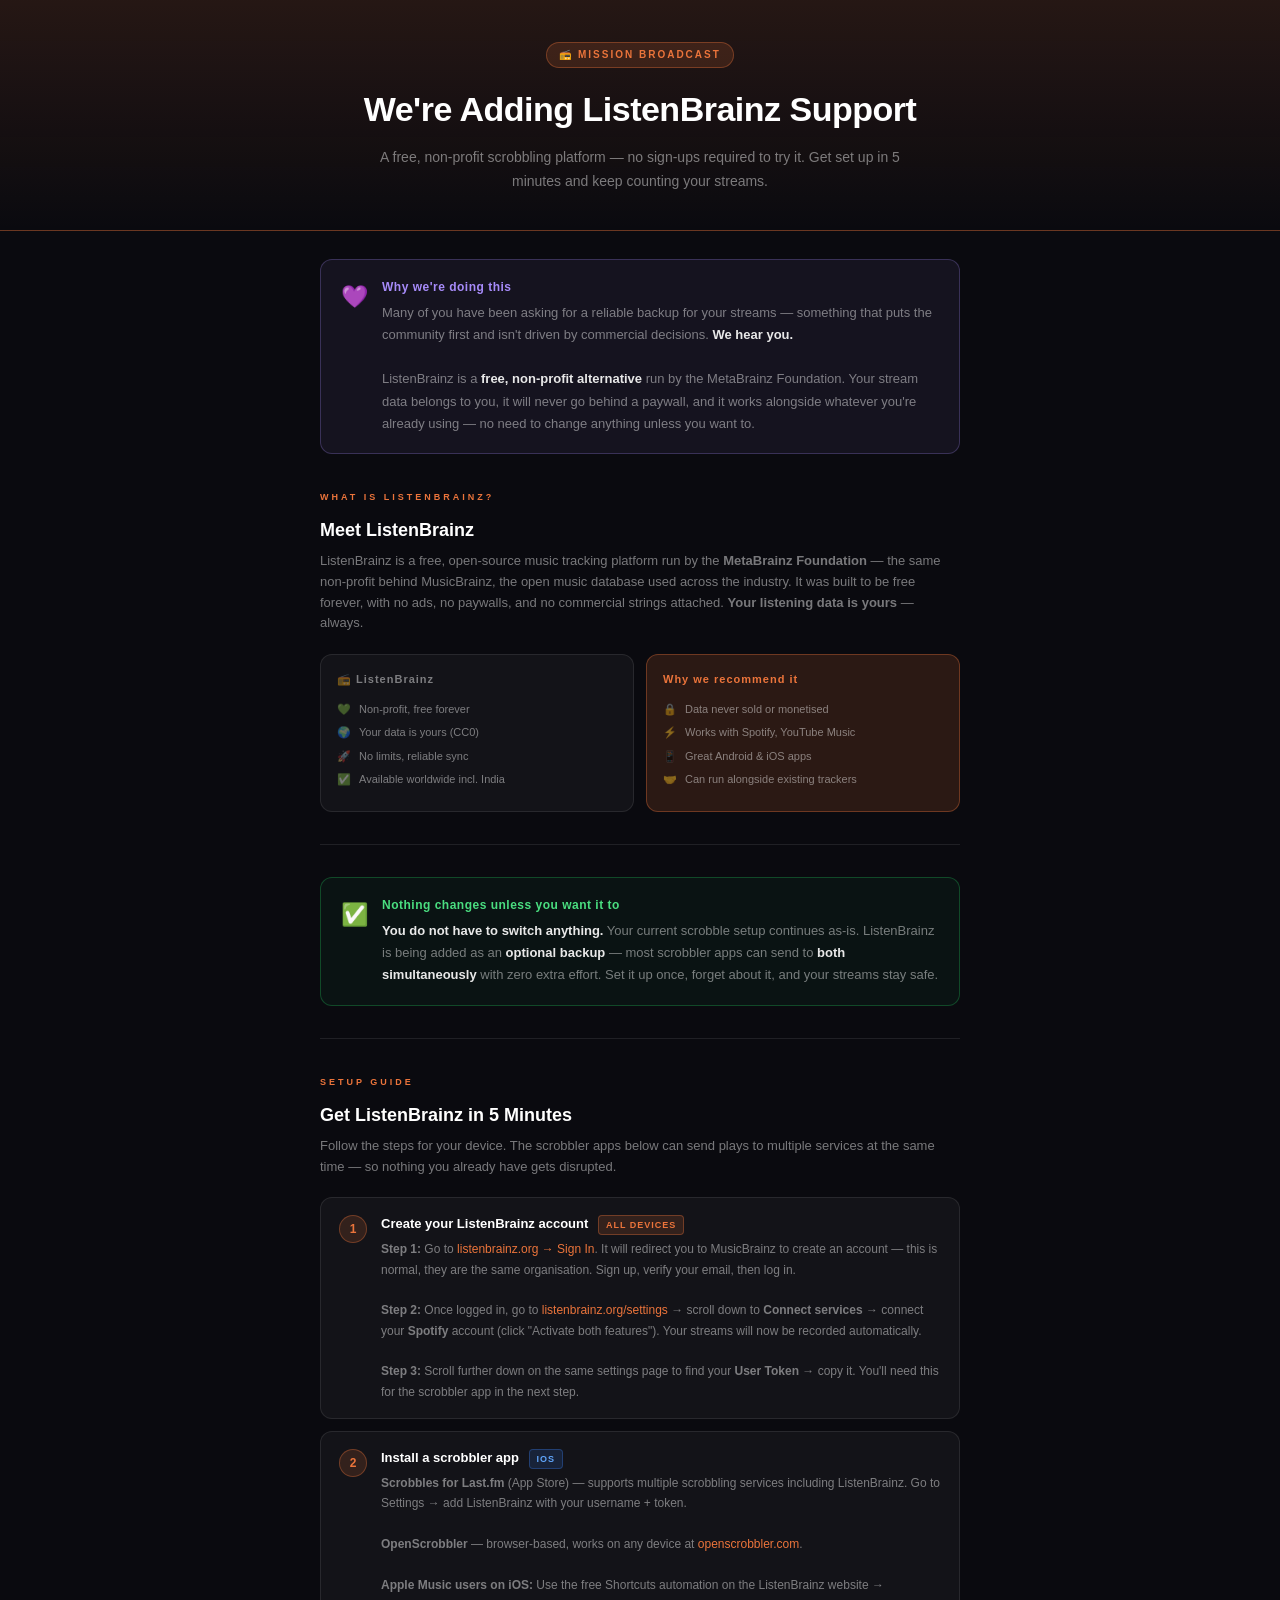
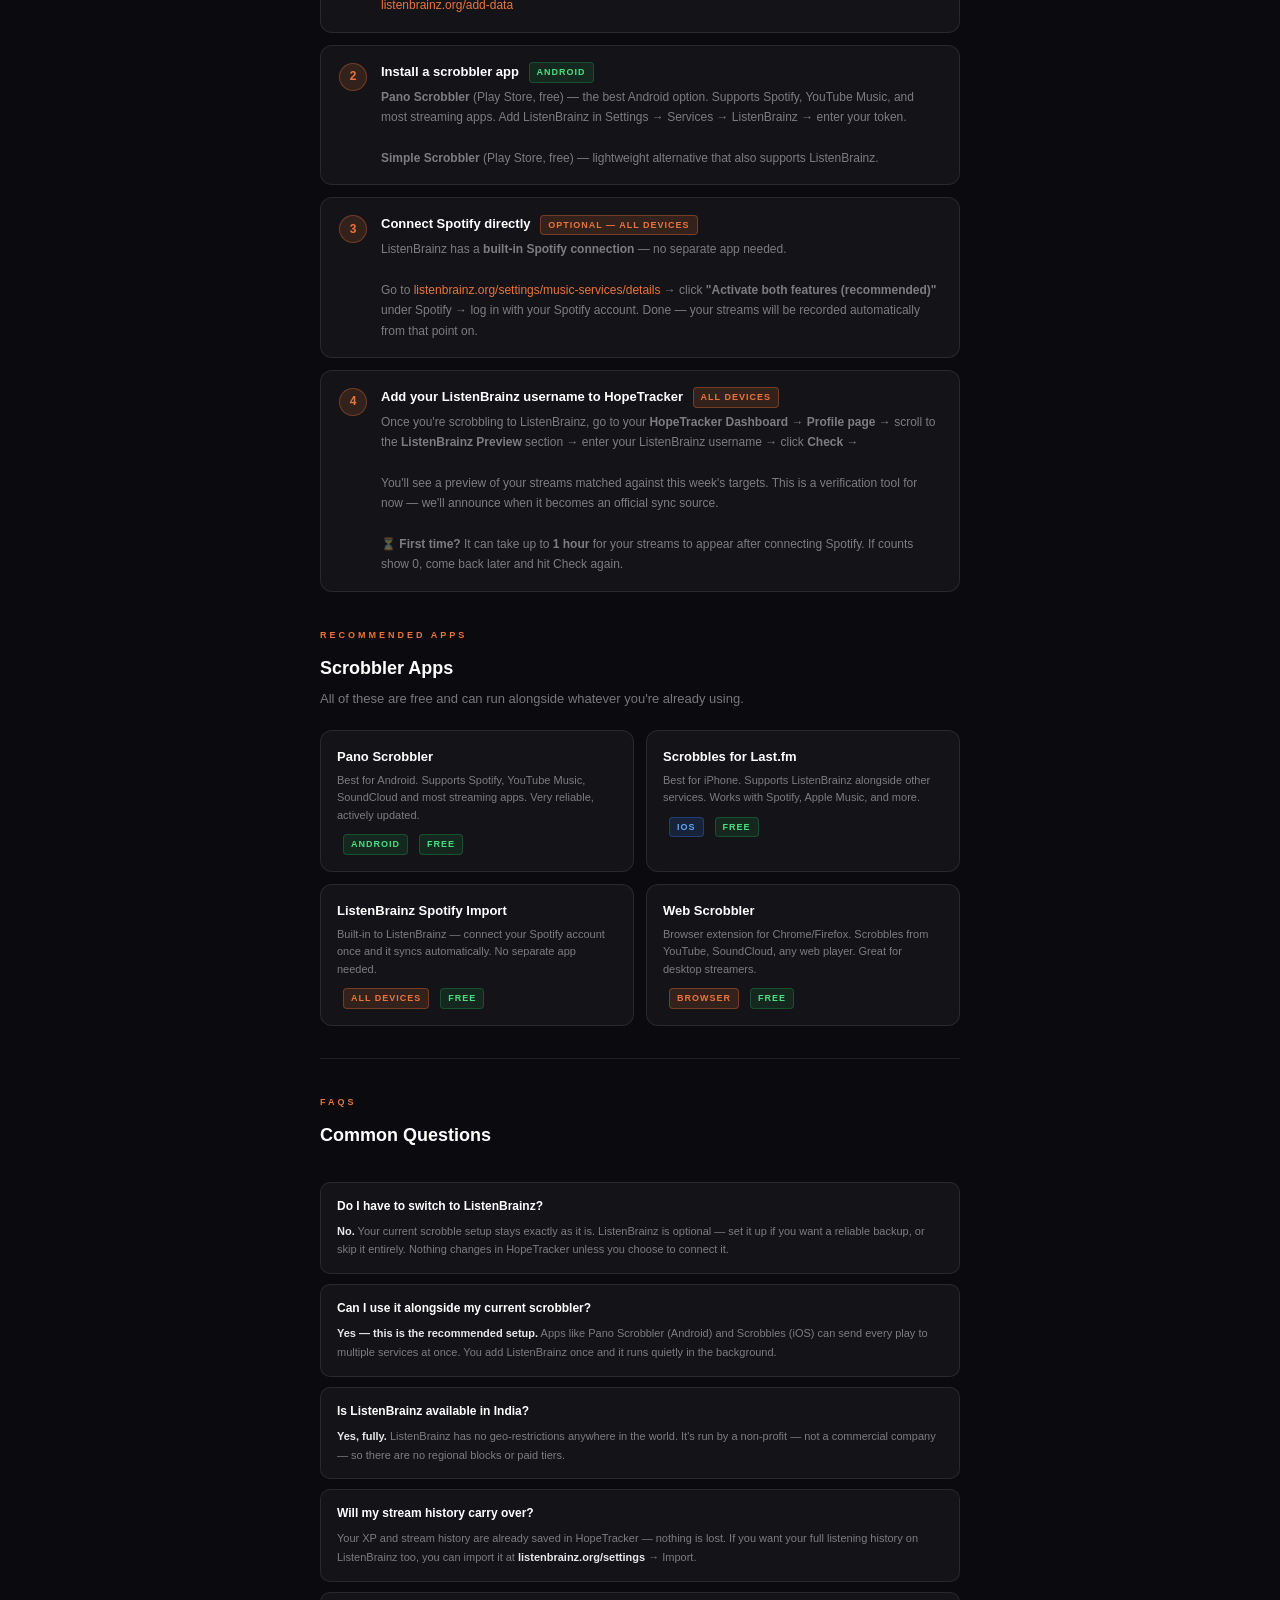
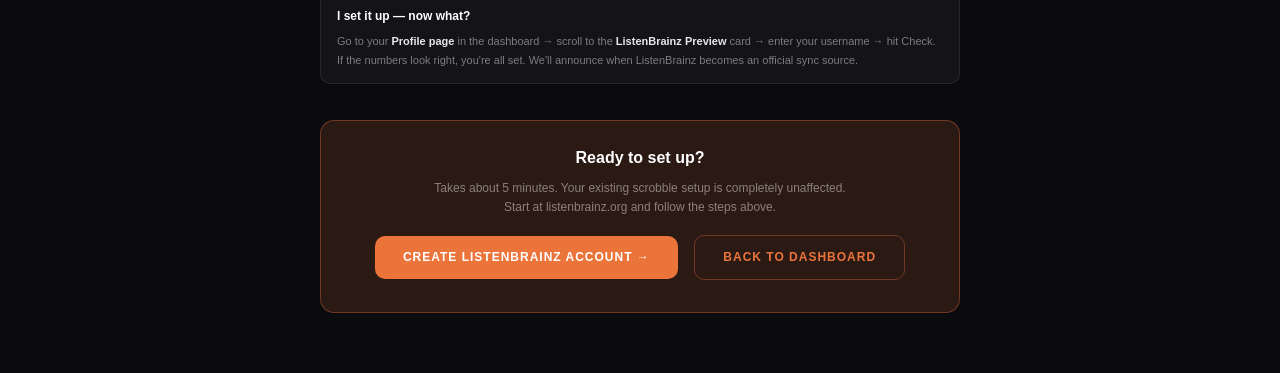
<file: listenbrainz-guide.html>
<!DOCTYPE html>
<html lang="en">
<head>
  <meta charset="UTF-8">
  <meta name="viewport" content="width=device-width, initial-scale=1.0">
  <title>ListenBrainz Setup Guide — Arirang Mission</title>
  <style>
    :root {
      --bg: #0a0a0f;
      --bg-card: rgba(255,255,255,0.04);
      --border: rgba(255,255,255,0.09);
      --text: #e8e8e8;
      --muted: rgba(255,255,255,0.45);
      --ghost: rgba(255,255,255,0.25);
      --lb: #eb743b;
      --lb-dim: rgba(235,116,59,0.15);
      --lb-border: rgba(235,116,59,0.35);
      --green: #22c55e;
      --red: #ef4444;
      --purple: #a78bfa;
    }
    * { margin: 0; padding: 0; box-sizing: border-box; }
    body {
      background: var(--bg);
      color: var(--text);
      font-family: -apple-system, BlinkMacSystemFont, 'Segoe UI', sans-serif;
      min-height: 100vh;
      padding: 0 0 60px;
      line-height: 1.6;
    }

    /* ── HEADER ── */
    .hero {
      background: linear-gradient(180deg, rgba(235,116,59,0.12) 0%, transparent 100%);
      border-bottom: 1px solid var(--lb-border);
      padding: 40px 20px 36px;
      text-align: center;
    }
    .hero-badge {
      display: inline-block;
      background: var(--lb-dim);
      border: 1px solid var(--lb-border);
      color: var(--lb);
      font-size: 10px;
      font-weight: 800;
      letter-spacing: 2px;
      padding: 4px 12px;
      border-radius: 20px;
      margin-bottom: 14px;
      text-transform: uppercase;
    }
    .hero h1 {
      font-size: clamp(22px, 5vw, 34px);
      font-weight: 900;
      color: #fff;
      margin-bottom: 10px;
      letter-spacing: -0.5px;
    }
    .hero p {
      font-size: 14px;
      color: var(--muted);
      max-width: 520px;
      margin: 0 auto;
      line-height: 1.7;
    }

    /* ── LAYOUT ── */
    .container { max-width: 680px; margin: 0 auto; padding: 0 20px; }

    /* ── NOTICE BOX ── */
    .notice {
      background: rgba(167,139,250,0.07);
      border: 1px solid rgba(167,139,250,0.25);
      border-radius: 12px;
      padding: 18px 20px;
      margin: 28px 0;
      display: flex;
      gap: 14px;
      align-items: flex-start;
    }
    .notice-icon { font-size: 22px; flex-shrink: 0; margin-top: 1px; }
    .notice-title { font-size: 12px; font-weight: 800; color: var(--purple); letter-spacing: 0.5px; margin-bottom: 5px; }
    .notice-body { font-size: 13px; color: var(--muted); line-height: 1.7; }
    .notice-body strong { color: var(--text); }

    /* ── SECTION HEADERS ── */
    .section-label {
      font-size: 9px;
      font-weight: 900;
      letter-spacing: 3px;
      color: var(--lb);
      text-transform: uppercase;
      margin: 36px 0 12px;
    }
    h2 {
      font-size: 18px;
      font-weight: 800;
      color: #fff;
      margin-bottom: 6px;
    }
    .section-sub {
      font-size: 13px;
      color: var(--muted);
      margin-bottom: 20px;
    }

    /* ── STEP CARDS ── */
    .steps { display: flex; flex-direction: column; gap: 12px; }
    .step {
      background: var(--bg-card);
      border: 1px solid var(--border);
      border-radius: 12px;
      padding: 16px 18px;
      display: flex;
      gap: 14px;
      align-items: flex-start;
    }
    .step-num {
      width: 28px; height: 28px; border-radius: 50%;
      background: var(--lb-dim); border: 1px solid var(--lb-border);
      color: var(--lb); font-size: 12px; font-weight: 900;
      display: flex; align-items: center; justify-content: center;
      flex-shrink: 0; margin-top: 1px;
    }
    .step-title { font-size: 13px; font-weight: 700; color: #fff; margin-bottom: 4px; }
    .step-body { font-size: 12px; color: var(--muted); line-height: 1.7; }
    .step-body a { color: var(--lb); text-decoration: none; }
    .step-body a:hover { text-decoration: underline; }
    .step-body code {
      background: rgba(255,255,255,0.07);
      border: 1px solid rgba(255,255,255,0.1);
      border-radius: 4px;
      padding: 1px 6px;
      font-size: 11px;
      color: #fff;
      font-family: monospace;
    }
    .step-tag {
      display: inline-block;
      font-size: 9px; font-weight: 800; letter-spacing: 1px;
      padding: 2px 7px; border-radius: 4px; margin-left: 6px;
      vertical-align: middle; text-transform: uppercase;
    }
    .tag-ios { background: rgba(59,130,246,0.15); color: #60a5fa; border: 1px solid rgba(59,130,246,0.3); }
    .tag-android { background: rgba(34,197,94,0.12); color: #4ade80; border: 1px solid rgba(34,197,94,0.25); }
    .tag-all { background: rgba(235,116,59,0.15); color: var(--lb); border: 1px solid var(--lb-border); }
    .tag-free { background: rgba(34,197,94,0.12); color: #4ade80; border: 1px solid rgba(34,197,94,0.25); }

    /* ── APP CARDS ── */
    .app-grid { display: grid; grid-template-columns: repeat(auto-fill, minmax(280px, 1fr)); gap: 12px; }
    .app-card {
      background: var(--bg-card);
      border: 1px solid var(--border);
      border-radius: 12px;
      padding: 16px;
    }
    .app-name { font-size: 13px; font-weight: 800; color: #fff; margin-bottom: 4px; }
    .app-desc { font-size: 11px; color: var(--muted); line-height: 1.6; margin-bottom: 10px; }
    .app-tags { display: flex; flex-wrap: wrap; gap: 5px; }

    /* ── WHY SECTION ── */
    .compare-grid { display: grid; grid-template-columns: 1fr 1fr; gap: 12px; }
    .compare-card {
      background: var(--bg-card);
      border: 1px solid var(--border);
      border-radius: 12px;
      padding: 16px;
    }
    .compare-card.lb { border-color: var(--lb-border); background: var(--lb-dim); }
    .compare-title { font-size: 11px; font-weight: 900; letter-spacing: 1px; margin-bottom: 12px; }
    .compare-row { display: flex; gap: 8px; font-size: 11px; color: var(--muted); margin-bottom: 6px; align-items: flex-start; }
    .compare-row .icon { flex-shrink: 0; }

    /* ── FAQ ── */
    .faq { display: flex; flex-direction: column; gap: 10px; }
    .faq-item {
      background: var(--bg-card);
      border: 1px solid var(--border);
      border-radius: 10px;
      padding: 14px 16px;
    }
    .faq-q { font-size: 12px; font-weight: 700; color: #fff; margin-bottom: 6px; }
    .faq-a { font-size: 11px; color: var(--muted); line-height: 1.7; }
    .faq-a strong { color: var(--text); }

    /* ── CTA ── */
    .cta-box {
      background: var(--lb-dim);
      border: 1px solid var(--lb-border);
      border-radius: 14px;
      padding: 24px 20px;
      text-align: center;
      margin-top: 36px;
    }
    .cta-title { font-size: 16px; font-weight: 900; color: #fff; margin-bottom: 8px; }
    .cta-sub { font-size: 12px; color: var(--muted); margin-bottom: 18px; line-height: 1.6; }
    .cta-btn {
      display: inline-block;
      background: var(--lb);
      color: #fff;
      font-size: 12px;
      font-weight: 900;
      letter-spacing: 1px;
      text-decoration: none;
      padding: 12px 28px;
      border-radius: 10px;
      text-transform: uppercase;
      margin: 0 6px 8px;
    }
    .cta-btn.secondary {
      background: transparent;
      border: 1px solid var(--lb-border);
      color: var(--lb);
    }

    /* ── DIVIDER ── */
    .divider { height: 1px; background: var(--border); margin: 32px 0; }

    @media (max-width: 480px) {
      .compare-grid { grid-template-columns: 1fr; }
    }
  </style>
</head>
<body>

  <!-- HERO -->
  <div class="hero">
    <div class="hero-badge">📻 Mission Broadcast</div>
    <h1>We're Adding ListenBrainz Support</h1>
    <p>A free, non-profit scrobbling platform — no sign-ups required to try it. Get set up in 5 minutes and keep counting your streams.</p>
  </div>

  <div class="container">

    <!-- WHY NOTICE -->
    <div class="notice">
      <div class="notice-icon">💜</div>
      <div>
        <div class="notice-title">Why we're doing this</div>
        <div class="notice-body">
          Many of you have been asking for a reliable backup for your streams — something that puts the community first and isn't driven by commercial decisions. <strong>We hear you.</strong><br><br>
          ListenBrainz is a <strong>free, non-profit alternative</strong> run by the MetaBrainz Foundation. Your stream data belongs to you, it will never go behind a paywall, and it works alongside whatever you're already using — no need to change anything unless you want to.
        </div>
      </div>
    </div>

    <!-- WHAT IS LB -->
    <div class="section-label">What is ListenBrainz?</div>
    <h2>Meet ListenBrainz</h2>
    <p class="section-sub">ListenBrainz is a free, open-source music tracking platform run by the <strong>MetaBrainz Foundation</strong> — the same non-profit behind MusicBrainz, the open music database used across the industry. It was built to be free forever, with no ads, no paywalls, and no commercial strings attached. <strong>Your listening data is yours</strong> — always.</p>

    <div class="compare-grid">
      <div class="compare-card">
        <div class="compare-title" style="color:var(--muted);">📻 ListenBrainz</div>
        <div class="compare-row"><span class="icon">💚</span> Non-profit, free forever</div>
        <div class="compare-row"><span class="icon">🌍</span> Your data is yours (CC0)</div>
        <div class="compare-row"><span class="icon">🚀</span> No limits, reliable sync</div>
        <div class="compare-row"><span class="icon">✅</span> Available worldwide incl. India</div>
      </div>
      <div class="compare-card lb">
        <div class="compare-title" style="color:var(--lb);">Why we recommend it</div>
        <div class="compare-row"><span class="icon">🔒</span> Data never sold or monetised</div>
        <div class="compare-row"><span class="icon">⚡</span> Works with Spotify, YouTube Music</div>
        <div class="compare-row"><span class="icon">📱</span> Great Android & iOS apps</div>
        <div class="compare-row"><span class="icon">🤝</span> Can run alongside existing trackers</div>
      </div>
    </div>

    <div class="divider"></div>

    <!-- IMPORTANT NOTE -->
    <div class="notice" style="border-color:rgba(34,197,94,0.3); background:rgba(34,197,94,0.05);">
      <div class="notice-icon">✅</div>
      <div>
        <div class="notice-title" style="color:#4ade80;">Nothing changes unless you want it to</div>
        <div class="notice-body">
          <strong>You do not have to switch anything.</strong> Your current scrobble setup continues as-is. ListenBrainz is being added as an <strong>optional backup</strong> — most scrobbler apps can send to <strong>both simultaneously</strong> with zero extra effort. Set it up once, forget about it, and your streams stay safe.
        </div>
      </div>
    </div>

    <div class="divider"></div>

    <!-- SETUP GUIDE -->
    <div class="section-label">Setup Guide</div>
    <h2>Get ListenBrainz in 5 Minutes</h2>
    <p class="section-sub">Follow the steps for your device. The scrobbler apps below can send plays to multiple services at the same time — so nothing you already have gets disrupted.</p>

    <!-- STEP 1 -->
    <div class="steps" style="margin-bottom:28px;">
      <div class="step">
        <div class="step-num">1</div>
        <div>
          <div class="step-title">Create your ListenBrainz account <span class="step-tag tag-all">All devices</span></div>
          <div class="step-body">
            <strong>Step 1:</strong> Go to <a href="https://listenbrainz.org/login/musicbrainz?next=%2F" target="_blank" rel="noopener">listenbrainz.org → Sign In</a>. It will redirect you to MusicBrainz to create an account — this is normal, they are the same organisation. Sign up, verify your email, then log in.<br><br>
            <strong>Step 2:</strong> Once logged in, go to <a href="https://listenbrainz.org/settings/" target="_blank" rel="noopener">listenbrainz.org/settings</a> → scroll down to <strong>Connect services</strong> → connect your <strong>Spotify</strong> account (click "Activate both features"). Your streams will now be recorded automatically.<br><br>
            <strong>Step 3:</strong> Scroll further down on the same settings page to find your <strong>User Token</strong> → copy it. You'll need this for the scrobbler app in the next step.
          </div>
        </div>
      </div>

      <div class="step">
        <div class="step-num">2</div>
        <div>
          <div class="step-title">Install a scrobbler app <span class="step-tag tag-ios">iOS</span></div>
          <div class="step-body">
            <strong>Scrobbles for Last.fm</strong> (App Store) — supports multiple scrobbling services including ListenBrainz. Go to Settings → add ListenBrainz with your username + token.<br><br>
            <strong>OpenScrobbler</strong> — browser-based, works on any device at <a href="https://openscrobbler.com" target="_blank" rel="noopener">openscrobbler.com</a>.<br><br>
            <strong>Apple Music users on iOS:</strong> Use the free Shortcuts automation on the ListenBrainz website → <a href="https://listenbrainz.org/add-data/" target="_blank" rel="noopener">listenbrainz.org/add-data</a>
          </div>
        </div>
      </div>

      <div class="step">
        <div class="step-num">2</div>
        <div>
          <div class="step-title">Install a scrobbler app <span class="step-tag tag-android">Android</span></div>
          <div class="step-body">
            <strong>Pano Scrobbler</strong> (Play Store, free) — the best Android option. Supports Spotify, YouTube Music, and most streaming apps. Add ListenBrainz in Settings → Services → ListenBrainz → enter your token.<br><br>
            <strong>Simple Scrobbler</strong> (Play Store, free) — lightweight alternative that also supports ListenBrainz.
          </div>
        </div>
      </div>

      <div class="step">
        <div class="step-num">3</div>
        <div>
          <div class="step-title">Connect Spotify directly <span class="step-tag tag-all">Optional — All devices</span></div>
          <div class="step-body">
            ListenBrainz has a <strong>built-in Spotify connection</strong> — no separate app needed.<br><br>
            Go to <a href="https://listenbrainz.org/settings/music-services/details/" target="_blank" rel="noopener">listenbrainz.org/settings/music-services/details</a> → click <strong>"Activate both features (recommended)"</strong> under Spotify → log in with your Spotify account. Done — your streams will be recorded automatically from that point on.
          </div>
        </div>
      </div>

      <div class="step">
        <div class="step-num">4</div>
        <div>
          <div class="step-title">Add your ListenBrainz username to HopeTracker <span class="step-tag tag-all">All devices</span></div>
          <div class="step-body">
            Once you're scrobbling to ListenBrainz, go to your <strong>HopeTracker Dashboard → Profile page</strong> → scroll to the <strong>ListenBrainz Preview</strong> section → enter your ListenBrainz username → click <strong>Check →</strong><br><br>
            You'll see a preview of your streams matched against this week's targets. This is a verification tool for now — we'll announce when it becomes an official sync source.<br><br>
            <strong>⏳ First time?</strong> It can take up to <strong>1 hour</strong> for your streams to appear after connecting Spotify. If counts show 0, come back later and hit Check again.
          </div>
        </div>
      </div>
    </div>

    <!-- APP RECOMMENDATIONS -->
    <div class="section-label">Recommended Apps</div>
    <h2>Scrobbler Apps</h2>
    <p class="section-sub">All of these are free and can run alongside whatever you're already using.</p>

    <div class="app-grid">
      <div class="app-card">
        <div class="app-name">Pano Scrobbler</div>
        <div class="app-desc">Best for Android. Supports Spotify, YouTube Music, SoundCloud and most streaming apps. Very reliable, actively updated.</div>
        <div class="app-tags">
          <span class="step-tag tag-android">Android</span>
          <span class="step-tag tag-free">Free</span>
        </div>
      </div>
      <div class="app-card">
        <div class="app-name">Scrobbles for Last.fm</div>
        <div class="app-desc">Best for iPhone. Supports ListenBrainz alongside other services. Works with Spotify, Apple Music, and more.</div>
        <div class="app-tags">
          <span class="step-tag tag-ios">iOS</span>
          <span class="step-tag tag-free">Free</span>
        </div>
      </div>
      <div class="app-card">
        <div class="app-name">ListenBrainz Spotify Import</div>
        <div class="app-desc">Built-in to ListenBrainz — connect your Spotify account once and it syncs automatically. No separate app needed.</div>
        <div class="app-tags">
          <span class="step-tag tag-all">All devices</span>
          <span class="step-tag tag-free">Free</span>
        </div>
      </div>
      <div class="app-card">
        <div class="app-name">Web Scrobbler</div>
        <div class="app-desc">Browser extension for Chrome/Firefox. Scrobbles from YouTube, SoundCloud, any web player. Great for desktop streamers.</div>
        <div class="app-tags">
          <span class="step-tag tag-all">Browser</span>
          <span class="step-tag tag-free">Free</span>
        </div>
      </div>
    </div>

    <div class="divider"></div>

    <!-- FAQ -->
    <div class="section-label">FAQs</div>
    <h2>Common Questions</h2>
    <br>
    <div class="faq">
      <div class="faq-item">
        <div class="faq-q">Do I have to switch to ListenBrainz?</div>
        <div class="faq-a"><strong>No.</strong> Your current scrobble setup stays exactly as it is. ListenBrainz is optional — set it up if you want a reliable backup, or skip it entirely. Nothing changes in HopeTracker unless you choose to connect it.</div>
      </div>
      <div class="faq-item">
        <div class="faq-q">Can I use it alongside my current scrobbler?</div>
        <div class="faq-a"><strong>Yes — this is the recommended setup.</strong> Apps like Pano Scrobbler (Android) and Scrobbles (iOS) can send every play to multiple services at once. You add ListenBrainz once and it runs quietly in the background.</div>
      </div>
      <div class="faq-item">
        <div class="faq-q">Is ListenBrainz available in India?</div>
        <div class="faq-a"><strong>Yes, fully.</strong> ListenBrainz has no geo-restrictions anywhere in the world. It's run by a non-profit — not a commercial company — so there are no regional blocks or paid tiers.</div>
      </div>
      <div class="faq-item">
        <div class="faq-q">Will my stream history carry over?</div>
        <div class="faq-a">Your XP and stream history are already saved in HopeTracker — nothing is lost. If you want your full listening history on ListenBrainz too, you can import it at <strong>listenbrainz.org/settings</strong> → Import.</div>
      </div>
      <div class="faq-item">
        <div class="faq-q">I set it up — now what?</div>
        <div class="faq-a">Go to your <strong>Profile page</strong> in the dashboard → scroll to the <strong>ListenBrainz Preview</strong> card → enter your username → hit Check. If the numbers look right, you're all set. We'll announce when ListenBrainz becomes an official sync source.</div>
      </div>
    </div>

    <!-- CTA -->
    <div class="cta-box">
      <div class="cta-title">Ready to set up?</div>
      <div class="cta-sub">Takes about 5 minutes. Your existing scrobble setup is completely unaffected.<br>Start at listenbrainz.org and follow the steps above.</div>
      <a href="https://listenbrainz.org" target="_blank" rel="noopener" class="cta-btn">Create ListenBrainz Account →</a>
      <a href="dashboard.html" class="cta-btn secondary">Back to Dashboard</a>
    </div>

  </div>

</body>
</html>
</file>
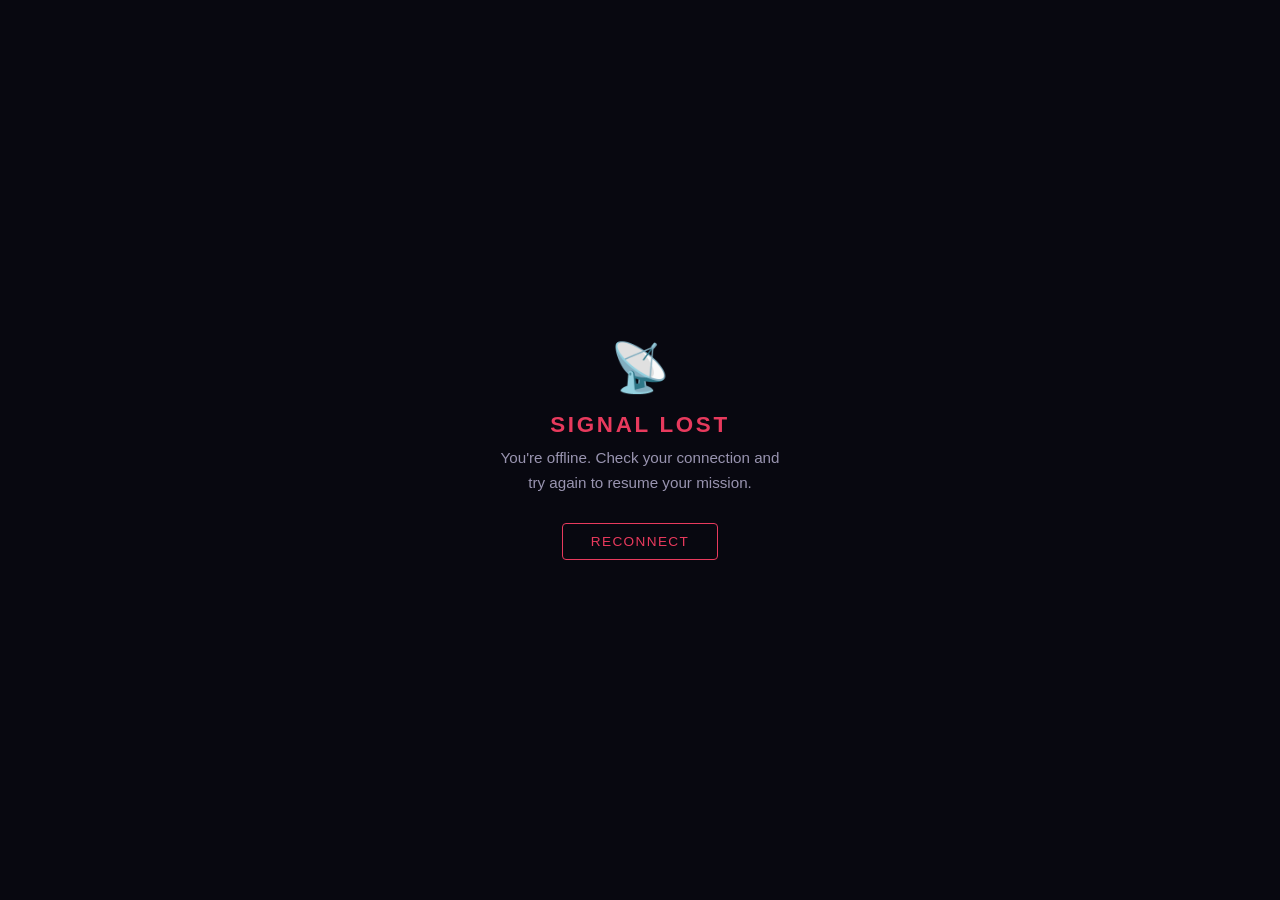
<file: offline.html>
<!DOCTYPE html>
<html lang="en">
<head>
  <meta charset="UTF-8">
  <meta name="viewport" content="width=device-width, initial-scale=1.0">
  <meta name="theme-color" content="#080810">
  <title>Offline | HopeTracker</title>
  <style>
    * { margin: 0; padding: 0; box-sizing: border-box; }
    body {
      background: #080810;
      color: #f0eef5;
      font-family: 'Rajdhani', 'Segoe UI', sans-serif;
      display: flex;
      flex-direction: column;
      align-items: center;
      justify-content: center;
      min-height: 100vh;
      text-align: center;
      padding: 24px;
    }
    .icon { font-size: 3rem; margin-bottom: 16px; }
    h1 {
      font-size: 1.4rem;
      letter-spacing: 0.12em;
      color: #e83a5d;
      text-transform: uppercase;
      margin-bottom: 8px;
    }
    p {
      font-size: 0.95rem;
      color: #9994b0;
      max-width: 280px;
      line-height: 1.6;
      margin-bottom: 28px;
    }
    button {
      background: transparent;
      border: 1px solid #e83a5d;
      color: #e83a5d;
      padding: 10px 28px;
      font-size: 0.85rem;
      letter-spacing: 0.1em;
      text-transform: uppercase;
      cursor: pointer;
      border-radius: 4px;
    }
    button:hover { background: rgba(232,58,93,0.1); }
  </style>
</head>
<body>
  <div class="icon">📡</div>
  <h1>Signal Lost</h1>
  <p>You're offline. Check your connection and try again to resume your mission.</p>
  <button onclick="location.reload()">Reconnect</button>
</body>
</html>
</file>
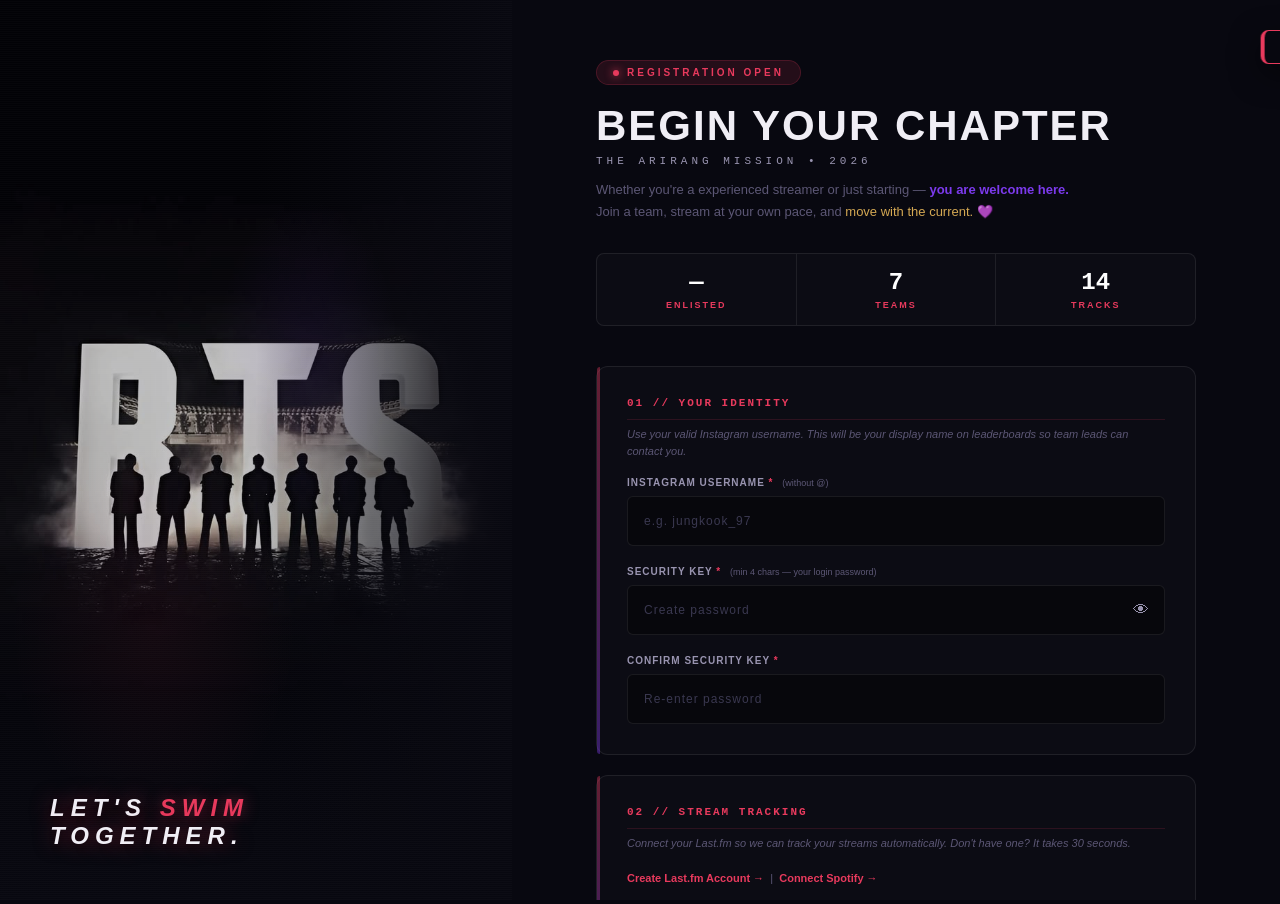
<file: register.html>
<!DOCTYPE html>
<html lang="en">

<head>
  <meta charset="UTF-8">
  <meta name="viewport" content="width=device-width, initial-scale=1.0">
  <title>Join — The Arirang Mission | HopeTracker</title>

  <meta name="description"
    content="Join The Arirang Mission — BTS' biggest streaming journey of 2026. 7 teams. 17 weeks. Every stream counts.">
  <meta name="theme-color" content="#080810">
  <meta property="og:title" content="Join — The Arirang Mission | BTS 2026">
  <meta property="og:description" content="7 teams. 17 weeks. Begin your chapter. Stream ARIRANG together.">
  <meta property="og:image" content="bts-og.jpg">
  <meta property="og:type" content="website">
  <meta name="twitter:card" content="summary_large_image">
  <meta name="twitter:title" content="Join — The Arirang Mission">
  <meta name="twitter:image" content="bts-og.jpg">

  <link rel="manifest" href="/manifest.json">
  <link rel="apple-touch-icon" href="/icons/icon-192.png">
  <link rel="icon" type="image/png" href="/icons/icon-192.png">
  <meta name="apple-mobile-web-app-capable" content="yes">
  <meta name="apple-mobile-web-app-status-bar-style" content="black-translucent">
  <meta name="apple-mobile-web-app-title" content="HopeTracker">
  <link rel="preload" href="bts-bg.jpg" as="image">
  <link rel="preconnect" href="https://fonts.googleapis.com">
  <link rel="preconnect" href="https://fonts.gstatic.com" crossorigin>
  <link
    href="https://fonts.googleapis.com/css2?family=Orbitron:wght@600;800;900&family=Rajdhani:wght@500;600;700&family=Share+Tech+Mono&family=Inter:wght@400;700&display=swap"
    rel="stylesheet">

  <style>
    :root {
      --crimson: #e83a5d;
      --crimson-glow: rgba(232, 58, 93, 0.5);
      --crimson-soft: rgba(232, 58, 93, 0.12);
      --purple: #7c3aed;
      --purple-glow: rgba(124, 58, 237, 0.08);
      --gold: #d4a853;
      --gold-soft: rgba(212, 168, 83, 0.08);
      --bg-dark: #080810;
      --panel-bg: rgba(255, 255, 255, 0.02);
      --border-light: rgba(255, 255, 255, 0.08);
      --text-main: #f0eef5;
      --text-muted: #9994b0;
      --text-dim: #5c5775;
      --green: #4ade80;
    }

    * {
      margin: 0;
      padding: 0;
      box-sizing: border-box;
    }

    body {
      background-color: var(--bg-dark);
      color: var(--text-main);
      font-family: 'Montserrat', sans-serif;
      height: 100vh;
      overflow: hidden;
      display: flex;
    }

    /* ==================== SCAN LINE EFFECT ==================== */
    body::before {
      content: '';
      position: fixed;
      top: 0;
      left: 0;
      width: 100%;
      height: 100%;
      background: repeating-linear-gradient(0deg,
          rgba(255, 255, 255, 0.02) 0px,
          rgba(255, 255, 255, 0.02) 1px,
          transparent 1px,
          transparent 2px);
      pointer-events: none;
      z-index: 1;
      animation: scanLines 8s linear infinite;
    }

    @keyframes scanLines {
      0% {
        transform: translateY(0);
      }

      100% {
        transform: translateY(10px);
      }
    }

    /* ==================== LEFT PANEL ==================== */
    .visual-panel {
      width: 40%;
      height: 100vh;
      position: relative;
      background-color: #050508;
    }

    .bg-image {
      width: 100%;
      height: 100%;
      object-fit: cover;
      object-position: center bottom;
      opacity: 0.75;
      filter: grayscale(10%);
    }

    .visual-overlay {
      position: absolute;
      top: 0;
      left: 0;
      right: 0;
      bottom: 0;
      background:
        linear-gradient(to right, rgba(8, 8, 16, 0) 50%, var(--bg-dark) 100%),
        linear-gradient(to top, var(--bg-dark) 0%, rgba(8, 8, 16, 0) 40%);
      pointer-events: none;
    }

    /* Ambient glow layer */
    .visual-ambient {
      position: absolute;
      top: 0;
      left: 0;
      right: 0;
      bottom: 0;
      background:
        radial-gradient(ellipse 40% 30% at 30% 70%, rgba(232, 58, 93, 0.06) 0%, transparent 70%),
        radial-gradient(ellipse 30% 30% at 60% 40%, var(--purple-glow) 0%, transparent 60%);
      pointer-events: none;
    }

    .visual-text {
      position: absolute;
      bottom: 50px;
      left: 50px;
      z-index: 2;
    }

    .catchphrase {
      font-size: clamp(18px, 2vw, 24px);
      font-weight: 900;
      text-transform: uppercase;
      letter-spacing: 6px;
      color: var(--text-main);
      font-style: italic;
      text-shadow: 0 0 20px var(--crimson-glow), 0 4px 10px rgba(0, 0, 0, 0.8);
    }

    .catchphrase span {
      color: var(--crimson);
      text-shadow: 0 0 15px var(--crimson-glow);
    }

    .particles {
      position: absolute;
      top: 0;
      left: 0;
      right: 0;
      bottom: 0;
      pointer-events: none;
      overflow: hidden;
    }

    .particle {
      position: absolute;
      border-radius: 50%;
      animation: floatUp linear infinite;
      opacity: 0;
      will-change: transform, opacity;
    }

    .particle.crimson {
      background: var(--crimson);
      box-shadow: 0 0 8px var(--crimson);
    }

    .particle.purple {
      background: var(--purple);
      box-shadow: 0 0 8px var(--purple);
    }

    .particle.gold {
      background: var(--gold);
      box-shadow: 0 0 6px var(--gold);
    }

    @keyframes floatUp {
      0% {
        transform: translateY(100vh) scale(0.5);
        opacity: 0;
      }

      15% {
        opacity: 0.7;
      }

      80% {
        opacity: 0.3;
      }

      100% {
        transform: translateY(-10vh) scale(1.5);
        opacity: 0;
      }
    }

    /* ==================== RIGHT PANEL ==================== */
    .ui-panel {
      width: 60%;
      height: 100vh;
      overflow-y: auto;
      padding: 60px 80px;
      background: var(--bg-dark);
      display: flex;
      flex-direction: column;
      scrollbar-width: thin;
      scrollbar-color: var(--crimson) transparent;
      position: relative;
      z-index: 2;
    }

    .ui-panel::-webkit-scrollbar {
      width: 6px;
    }

    .ui-panel::-webkit-scrollbar-track {
      background: transparent;
    }

    .ui-panel::-webkit-scrollbar-thumb {
      background: var(--crimson);
      border-radius: 10px;
    }

    .form-container {
      max-width: 600px;
      margin: 0 auto;
      width: 100%;
    }

    /* ==================== HEADER ==================== */
    .top-badge {
      display: inline-flex;
      align-items: center;
      gap: 8px;
      padding: 6px 16px;
      background: var(--crimson-soft);
      border: 1px solid rgba(232, 58, 93, 0.2);
      color: var(--crimson);
      border-radius: 30px;
      font-size: 10px;
      font-weight: 800;
      letter-spacing: 3px;
      text-transform: uppercase;
      margin-bottom: 20px;
    }

    .live-dot {
      width: 6px;
      height: 6px;
      background: var(--crimson);
      border-radius: 50%;
      box-shadow: 0 0 8px var(--crimson);
      animation: blink 2s infinite;
    }

    @keyframes blink {

      0%,
      100% {
        opacity: 1;
      }

      50% {
        opacity: 0.2;
      }
    }

    .header-title {
      font-size: clamp(28px, 4vw, 42px);
      font-weight: 900;
      text-transform: uppercase;
      letter-spacing: 2px;
      line-height: 1;
      margin-bottom: 8px;
    }

    .header-sub {
      font-family: 'Space Mono', monospace;
      font-size: 11px;
      letter-spacing: 4px;
      color: var(--text-muted);
      text-transform: uppercase;
      margin-bottom: 12px;
    }

    /* Welcome message */
    .header-welcome {
      font-size: 13px;
      color: var(--text-dim);
      line-height: 1.7;
      margin-bottom: 30px;
      max-width: 480px;
    }

    .header-welcome .hl {
      color: var(--purple);
      font-weight: 600;
    }

    .header-welcome .gold {
      color: var(--gold);
    }

    /* ==================== STATS ==================== */
    .stats-row {
      display: flex;
      background: rgba(255, 255, 255, 0.02);
      border: 1px solid var(--border-light);
      border-radius: 8px;
      margin-bottom: 40px;
    }

    .stat {
      flex: 1;
      text-align: center;
      padding: 15px 10px;
      border-right: 1px solid var(--border-light);
    }

    .stat:last-child {
      border-right: none;
    }

    .stat-val {
      font-family: 'Space Mono', monospace;
      font-size: 24px;
      font-weight: 700;
      color: #fff;
    }

    .stat-val.loading {
      background: linear-gradient(90deg, rgba(255, 255, 255, 0.05) 25%, rgba(255, 255, 255, 0.1) 50%, rgba(255, 255, 255, 0.05) 75%);
      background-size: 200% 100%;
      animation: shimmer 1.5s infinite;
      border-radius: 4px;
      color: transparent;
      min-width: 40px;
      display: inline-block;
    }

    @keyframes shimmer {
      0% {
        background-position: -200% 0;
      }

      100% {
        background-position: 200% 0;
      }
    }

    .stat-lbl {
      font-size: 9px;
      text-transform: uppercase;
      letter-spacing: 2px;
      color: var(--crimson);
      margin-top: 4px;
      font-weight: 700;
    }

    /* ==================== FORM SECTIONS ==================== */
    .form-section {
      background: var(--panel-bg);
      border: 1px solid var(--border-light);
      border-radius: 12px;
      padding: 30px;
      margin-bottom: 20px;
      position: relative;
    }

    /* Subtle left accent on sections */
    .form-section::before {
      content: '';
      position: absolute;
      top: 0;
      left: 0;
      width: 3px;
      height: 100%;
      background: linear-gradient(180deg, var(--crimson), var(--purple));
      border-radius: 3px 0 0 3px;
      opacity: 0.4;
    }

    .section-num {
      font-family: 'Space Mono', monospace;
      font-size: 11px;
      font-weight: 700;
      color: var(--crimson);
      margin-bottom: 6px;
      display: block;
      letter-spacing: 2px;
      border-bottom: 1px solid rgba(232, 58, 93, 0.15);
      padding-bottom: 10px;
    }

    .section-hint {
      font-size: 11px;
      color: var(--text-dim);
      margin-bottom: 18px;
      line-height: 1.5;
      font-style: italic;
    }

    .form-group {
      margin-bottom: 20px;
    }

    .form-group:last-child {
      margin-bottom: 0;
    }

    label {
      display: block;
      font-size: 10px;
      font-weight: 700;
      text-transform: uppercase;
      letter-spacing: 1px;
      margin-bottom: 8px;
      color: var(--text-muted);
    }

    label .req {
      color: var(--crimson);
    }

    label .hint {
      font-weight: 400;
      font-size: 9px;
      text-transform: none;
      letter-spacing: 0;
      color: var(--text-dim);
      margin-left: 5px;
    }

    input {
      width: 100%;
      padding: 16px;
      background: rgba(0, 0, 0, 0.4);
      border: 1px solid rgba(255, 255, 255, 0.08);
      color: #fff;
      font-size: 14px;
      outline: none;
      border-radius: 6px;
      font-family: 'Space Mono', monospace;
      transition: all 0.2s;
    }

    input:focus {
      border-color: var(--crimson);
      background: rgba(0, 0, 0, 0.6);
      box-shadow: 0 0 0 3px rgba(232, 58, 93, 0.08);
    }

    input.valid {
      border-color: var(--green);
    }

    input.invalid {
      border-color: var(--crimson);
    }

    input::placeholder {
      color: #3a3850;
      font-family: 'Montserrat', sans-serif;
      font-size: 12px;
      letter-spacing: 1px;
    }

    .status-msg {
      font-size: 10px;
      margin-top: 6px;
      font-weight: 700;
      letter-spacing: 1px;
      display: none;
      text-transform: uppercase;
    }

    .status-msg.show {
      display: block;
    }

    .status-msg.ok {
      color: var(--green);
    }

    .status-msg.err {
      color: var(--crimson);
    }

    .pw-wrap {
      position: relative;
    }

    .pw-toggle {
      position: absolute;
      right: 0;
      top: 0;
      bottom: 0;
      width: 48px;
      background: transparent;
      border: none;
      color: var(--text-muted);
      cursor: pointer;
      font-size: 16px;
    }

    .pw-toggle:hover {
      color: #fff;
    }

    .lfm-row {
      display: flex;
      gap: 10px;
      margin-bottom: 10px;
    }

    .lfm-row input {
      flex: 1;
    }

    .add-btn,
    .remove-btn {
      width: 50px;
      background: rgba(0, 0, 0, 0.4);
      border: 1px solid rgba(255, 255, 255, 0.08);
      border-radius: 6px;
      color: var(--text-muted);
      font-size: 20px;
      cursor: pointer;
      transition: all 0.2s;
    }

    .add-btn:hover,
    .remove-btn:hover {
      border-color: var(--crimson);
      color: var(--crimson);
      background: var(--crimson-soft);
    }

    .lfm-help {
      font-size: 11px;
      color: var(--text-dim);
      margin-bottom: 15px;
      line-height: 1.6;
    }

    .lfm-help a {
      color: var(--crimson);
      text-decoration: none;
      font-weight: 600;
    }

    .lfm-help a:hover {
      text-decoration: underline;
    }

    /* ==================== TEAMS ==================== */
    .team-grid {
      display: grid;
      grid-template-columns: 1fr 1fr;
      gap: 10px;
    }

    .team-btn {
      background: rgba(0, 0, 0, 0.3);
      border: 1px solid rgba(255, 255, 255, 0.06);
      border-radius: 8px;
      color: var(--text-muted);
      padding: 16px 12px;
      text-align: center;
      cursor: pointer;
      transition: all 0.2s;
      position: relative;
      overflow: hidden;
    }

    .team-btn::before {
      content: '';
      position: absolute;
      top: 0;
      left: -100%;
      width: 100%;
      height: 100%;
      background: linear-gradient(90deg, transparent, rgba(232, 58, 93, 0.1), transparent);
      transition: left 0.5s;
    }

    .team-btn:hover::before {
      left: 100%;
    }

    .team-btn:hover {
      border-color: rgba(255, 255, 255, 0.2);
      background: rgba(255, 255, 255, 0.03);
    }

    .team-btn.selected {
      border-color: var(--crimson);
      background: var(--crimson-soft);
      color: #fff;
      box-shadow: inset 0 0 20px rgba(232, 58, 93, 0.08);
    }

    .team-btn.dissolved {
      opacity: 0.35;
      filter: blur(1px) grayscale(0.6);
      pointer-events: none;
      position: relative;
      cursor: not-allowed;
    }
    .team-btn.dissolved::after {
      content: 'DISSOLVED';
      position: absolute;
      top: 50%;
      left: 50%;
      transform: translate(-50%, -50%);
      font-size: 7px;
      font-weight: 900;
      letter-spacing: 2px;
      color: rgba(255,255,255,0.55);
      background: rgba(0,0,0,0.55);
      padding: 3px 7px;
      border-radius: 4px;
      filter: blur(0);
    }
    .team-btn.full-width {
      grid-column: 1 / -1;
      border-style: dashed;
    }

    .t-name {
      font-size: 13px;
      font-weight: 800;
      text-transform: uppercase;
      letter-spacing: 2px;
      margin-bottom: 4px;
    }

    .t-ref {
      font-size: 10px;
      color: var(--text-dim);
      font-style: italic;
    }

    .t-count {
      font-family: 'Space Mono', monospace;
      font-size: 10px;
      color: var(--crimson);
      margin-top: 6px;
    }

    .team-btn.selected .t-name {
      color: var(--crimson);
    }

    .auto-info {
      font-size: 11px;
      color: var(--text-dim);
      margin-top: 15px;
      padding: 15px;
      border-radius: 6px;
      background: rgba(0, 0, 0, 0.2);
      border: 1px dashed rgba(255, 255, 255, 0.06);
      line-height: 1.6;
    }

    .auto-info strong {
      color: var(--text-main);
    }

    /* ==================== RULES ==================== */
    .rules-box {
      background: rgba(0, 0, 0, 0.3);
      border: 1px solid rgba(255, 255, 255, 0.04);
      border-left: 3px solid;
      border-image: linear-gradient(180deg, var(--crimson), var(--purple)) 1;
      border-radius: 0 6px 6px 0;
      padding: 20px;
      max-height: 200px;
      overflow-y: auto;
      font-size: 11px;
      color: #bbb;
      line-height: 1.8;
      margin-bottom: 20px;
      scrollbar-width: thin;
      scrollbar-color: rgba(255, 255, 255, 0.15) transparent;
    }

    .rules-box::-webkit-scrollbar {
      width: 4px;
    }

    .rules-box::-webkit-scrollbar-thumb {
      background: rgba(255, 255, 255, 0.15);
    }

    .rules-box h4 {
      color: var(--crimson);
      font-size: 11px;
      text-transform: uppercase;
      letter-spacing: 2px;
      margin-bottom: 12px;
    }

    .rules-box ul {
      padding-left: 15px;
    }

    .rules-box li {
      margin-bottom: 6px;
    }

    .rules-box strong {
      color: var(--text-main);
    }

    .rules-box .warn {
      color: var(--crimson);
      font-weight: 600;
    }

    /* Encouragement note inside rules */
    .rules-encourage {
      margin-top: 12px;
      padding-top: 10px;
      border-top: 1px solid rgba(255, 255, 255, 0.04);
      color: var(--purple);
      font-style: italic;
      font-size: 11px;
    }

    .agree-row {
      display: flex;
      gap: 12px;
      align-items: flex-start;
      cursor: pointer;
      padding: 10px 0;
    }

    .agree-row input[type="checkbox"] {
      width: 18px;
      height: 18px;
      min-width: 18px;
      accent-color: var(--crimson);
      cursor: pointer;
      margin-top: 2px;
    }

    .agree-row span {
      font-size: 12px;
      color: #ddd;
      line-height: 1.5;
      font-weight: 500;
    }

    /* ==================== SUBMIT ==================== */
    .submit-btn {
      width: 100%;
      padding: 22px;
      background: linear-gradient(135deg, var(--crimson), #c93058);
      color: white;
      border: none;
      border-radius: 6px;
      font-weight: 900;
      font-size: 14px;
      text-transform: uppercase;
      letter-spacing: 4px;
      cursor: pointer;
      margin-top: 10px;
      position: relative;
      transition: all 0.3s;
      box-shadow: 0 10px 25px rgba(232, 58, 93, 0.2);
      font-family: 'Montserrat', sans-serif;
    }

    .submit-btn:hover:not(:disabled) {
      background: linear-gradient(135deg, #f04070, var(--crimson));
      transform: translateY(-2px);
      box-shadow: 0 15px 35px rgba(232, 58, 93, 0.35);
    }

    .submit-btn:disabled {
      background: rgba(255, 255, 255, 0.04);
      color: var(--text-dim);
      box-shadow: none;
      cursor: not-allowed;
    }

    .submit-btn:focus-visible {
      outline: 2px solid var(--crimson);
      outline-offset: 3px;
    }

    .submit-btn.loading {
      color: transparent;
    }

    .submit-btn.loading::after {
      content: '';
      position: absolute;
      width: 20px;
      height: 20px;
      top: 50%;
      left: 50%;
      margin: -10px 0 0 -10px;
      border: 2px solid rgba(255, 255, 255, 0.2);
      border-top-color: white;
      border-radius: 50%;
      animation: spin 0.6s linear infinite;
    }

    @keyframes spin {
      to {
        transform: rotate(360deg);
      }
    }

    /* ==================== TOAST ==================== */
    .toast {
      position: fixed;
      top: 30px;
      right: 30px;
      background: rgba(8, 8, 16, 0.92);
      backdrop-filter: blur(10px);
      border: 1px solid var(--crimson);
      color: #fff;
      padding: 16px 24px;
      border-radius: 8px;
      font-weight: 700;
      font-size: 11px;
      z-index: 1000;
      transform: translateX(120%);
      transition: transform 0.4s cubic-bezier(0.16, 1, 0.3, 1);
      text-transform: uppercase;
      letter-spacing: 1px;
      box-shadow: 0 10px 30px rgba(0, 0, 0, 0.5);
      border-left: 4px solid var(--crimson);
      max-width: 90vw;
    }

    .toast.show {
      transform: translateX(0);
    }

    /* ==================== SUCCESS ==================== */
    #successScreen {
      display: none;
      text-align: center;
      padding: 40px 0;
      animation: fadeIn 1s ease;
    }

    @keyframes fadeIn {
      from {
        opacity: 0;
        transform: translateY(10px);
      }

      to {
        opacity: 1;
        transform: translateY(0);
      }
    }

    #successScreen h1 {
      font-size: 32px;
      font-weight: 900;
      text-transform: uppercase;
      letter-spacing: 4px;
      color: var(--green);
      margin-bottom: 5px;
    }

    #successScreen .sub {
      color: var(--text-muted);
      font-size: 12px;
      text-transform: uppercase;
      letter-spacing: 2px;
    }

    .id-card {
      background: rgba(0, 0, 0, 0.4);
      border: 1px solid var(--border-light);
      border-top: 4px solid var(--crimson);
      border-radius: 12px;
      padding: 40px;
      margin: 40px 0;
      box-shadow: 0 20px 40px rgba(0, 0, 0, 0.5);
    }

    .id-number {
      font-size: clamp(28px, 5vw, 42px);
      font-weight: 900;
      color: #fff;
      font-family: 'Space Mono', monospace;
      letter-spacing: 4px;
      display: block;
      text-shadow: 0 0 20px rgba(255, 255, 255, 0.15);
    }

    .id-team {
      font-size: 14px;
      font-weight: 800;
      text-transform: uppercase;
      letter-spacing: 4px;
      margin-top: 15px;
      color: var(--crimson);
    }

    .save-warning {
      background: rgba(232, 58, 93, 0.04);
      border: 1px solid rgba(232, 58, 93, 0.15);
      border-radius: 8px;
      padding: 25px;
      margin: 20px 0;
      text-align: left;
      font-size: 12px;
      line-height: 1.6;
      color: #ccc;
    }

    .save-warning strong {
      color: #fff;
      letter-spacing: 1px;
    }

    .cred {
      display: flex;
      justify-content: space-between;
      padding: 10px 0;
      border-bottom: 1px solid rgba(255, 255, 255, 0.04);
    }

    .cred:last-of-type {
      border-bottom: none;
    }

    .cred-l {
      color: var(--text-dim);
      text-transform: uppercase;
      font-size: 10px;
      letter-spacing: 1px;
    }

    .cred-v {
      font-family: 'Space Mono', monospace;
      font-weight: 700;
      color: var(--crimson);
    }

    /* Success welcome note */
    .success-welcome {
      margin-top: 20px;
      padding: 16px;
      background: var(--purple-glow);
      border: 1px solid rgba(124, 58, 237, 0.12);
      border-radius: 8px;
      font-size: 12px;
      color: var(--text-dim);
      line-height: 1.6;
    }

    .success-welcome .hl {
      color: var(--purple);
      font-weight: 600;
    }

    /* ==================== GROUP CHAT MODAL ==================== */
    .gc-modal {
      position: fixed;
      inset: 0;
      background: rgba(8, 8, 16, 0.96);
      backdrop-filter: blur(8px);
      z-index: 10000;
      display: flex;
      align-items: center;
      justify-content: center;
      padding: 20px;
      animation: modalFadeIn 0.3s ease;
    }

    @keyframes modalFadeIn {
      from {
        opacity: 0;
      }

      to {
        opacity: 1;
      }
    }

    .gc-card {
      background: linear-gradient(135deg, #0a0a12 0%, #12121a 100%);
      border: 2px solid var(--crimson);
      border-radius: 16px;
      padding: 35px;
      max-width: 460px;
      width: 100%;
      text-align: center;
      box-shadow: 0 10px 40px rgba(232, 58, 93, 0.2);
      animation: cardSlideUp 0.4s cubic-bezier(0.16, 1, 0.3, 1);
      position: relative;
    }

    @keyframes cardSlideUp {
      from {
        opacity: 0;
        transform: translateY(20px);
      }

      to {
        opacity: 1;
        transform: translateY(0);
      }
    }

    .gc-card h2 {
      font-size: 22px;
      font-weight: 900;
      text-transform: uppercase;
      letter-spacing: 3px;
      color: var(--green);
      margin-bottom: 10px;
      text-shadow: 0 0 15px rgba(74, 222, 128, 0.3);
    }

    .gc-agent-info {
      background: rgba(255, 255, 255, 0.03);
      border: 1px solid rgba(255, 255, 255, 0.08);
      border-radius: 8px;
      padding: 20px;
      margin: 20px 0;
    }

    .gc-agent-id {
      font-family: 'Space Mono', monospace;
      font-size: 28px;
      font-weight: 700;
      color: #fff;
      letter-spacing: 2px;
      margin-bottom: 8px;
    }

    .gc-team {
      font-size: 12px;
      text-transform: uppercase;
      letter-spacing: 2px;
      color: var(--crimson);
      font-weight: 700;
    }

    .gc-warning {
      background: rgba(232, 58, 93, 0.08);
      border-left: 3px solid var(--crimson);
      border-radius: 6px;
      padding: 18px;
      margin: 20px 0;
      text-align: left;
      font-size: 13px;
      line-height: 1.7;
      color: var(--text-main);
    }

    .gc-warning strong {
      color: var(--crimson);
      font-weight: 700;
    }

    .gc-warning .friendly {
      display: block;
      margin-top: 10px;
      padding-top: 10px;
      border-top: 1px solid rgba(232, 58, 93, 0.15);
      color: var(--purple);
      font-size: 12px;
      font-style: italic;
    }

    .gc-btn {
      display: block;
      width: 100%;
      background: linear-gradient(135deg, var(--crimson), #c93058);
      color: white;
      text-decoration: none;
      padding: 16px;
      border-radius: 8px;
      font-weight: 800;
      letter-spacing: 2px;
      text-transform: uppercase;
      font-size: 13px;
      transition: all 0.3s;
      box-shadow: 0 6px 20px rgba(232, 58, 93, 0.3);
      margin-top: 15px;
      border: none;
      cursor: pointer;
      font-family: 'Montserrat', sans-serif;
    }

    .gc-btn:hover {
      background: linear-gradient(135deg, #f04070, var(--crimson));
      transform: translateY(-2px);
      box-shadow: 0 8px 25px rgba(232, 58, 93, 0.4);
    }

    .gc-btn:active {
      transform: translateY(0);
    }

    .gc-reminder {
      font-size: 11px;
      color: var(--text-dim);
      margin-top: 15px;
      font-style: italic;
      line-height: 1.5;
    }

    .gc-reminder span {
      color: var(--gold);
    }

    /* ==================== FOOTER CREDIT ==================== */
    .form-footer {
      text-align: center;
      margin-top: 30px;
      font-size: 9px;
      color: var(--text-dim);
      letter-spacing: 2px;
      text-transform: uppercase;
    }

    .form-footer .love {
      display: block;
      margin-top: 6px;
      color: var(--purple);
      font-style: italic;
      text-transform: none;
      letter-spacing: 1px;
      font-size: 10px;
      opacity: 0.6;
    }

    /* ==================== ACCESSIBILITY ==================== */
    @media (prefers-reduced-motion: reduce) {

      *,
      *::before,
      *::after {
        animation-duration: 0.01ms !important;
        animation-iteration-count: 1 !important;
        transition-duration: 0.01ms !important;
      }

      .particle {
        display: none;
      }

      body::before {
        display: none;
      }
    }

    /* ==================== MOBILE ==================== */
    @media (max-width: 1024px) {
      body {
        flex-direction: column;
        overflow-y: auto;
      }

      .visual-panel {
        width: 100%;
        height: 35vh;
        min-height: 300px;
      }

      .visual-overlay {
        background: linear-gradient(to bottom, rgba(8, 8, 16, 0) 30%, var(--bg-dark) 100%);
      }

      .ui-panel {
        width: 100%;
        height: auto;
        padding: 40px 20px;
        overflow-y: visible;
      }
    }

    @media (max-width: 480px) {
      .visual-panel {
        min-height: 240px;
      }

      .visual-text {
        bottom: 30px;
        left: 20px;
      }

      .catchphrase {
        letter-spacing: 3px;
      }

      .team-grid {
        grid-template-columns: 1fr;
      }

      .form-section {
        padding: 20px;
      }

      .gc-card {
        padding: 25px 20px;
      }

      .gc-card h2 {
        font-size: 18px;
        letter-spacing: 2px;
      }

      .gc-agent-id {
        font-size: 22px;
      }

      .gc-warning {
        font-size: 12px;
        padding: 15px;
      }
    }
  </style>
</head>

<body>

  <div class="toast" id="toast"></div>

  <!-- LEFT SIDE -->
  <div class="visual-panel" role="img" aria-label="BTS promotional image">
    <img src="bts-bg.jpg" alt="BTS — The Arirang Mission 2026" class="bg-image" loading="eager" fetchpriority="high"
      decoding="async">
    <div class="visual-overlay" aria-hidden="true"></div>
    <div class="visual-ambient" aria-hidden="true"></div>
    <div class="particles" id="particles" aria-hidden="true"></div>
    <div class="visual-text">
      <div class="catchphrase">Let's <span>swim</span><br>together.</div>
    </div>
  </div>

  <!-- RIGHT SIDE -->
  <div class="ui-panel">
    <div class="form-container">

      <div id="formSection">
        <div class="top-badge"><span class="live-dot"></span> Registration Open</div>

        <h1 class="header-title">Begin Your Chapter</h1>
        <div class="header-sub">The Arirang Mission • 2026</div>

        <!-- NEW: Warm welcome -->
        <p class="header-welcome">
          Whether you're a experienced streamer or just starting — <span class="hl">you are welcome here.</span>
          Join a team, stream at your own pace, and <span class="gold">move with the current.</span> 💜
        </p>

        <div class="stats-row">
          <div class="stat">
            <div class="stat-val loading" id="totalAgents" aria-live="polite">—</div>
            <div class="stat-lbl">Enlisted</div>
          </div>
          <div class="stat">
            <div class="stat-val">7</div>
            <div class="stat-lbl">Teams</div>
          </div>
          <div class="stat">
            <div class="stat-val">14</div>
            <div class="stat-lbl">Tracks</div>
          </div>
        </div>

        <form onsubmit="return false;">

          <div class="form-section">
            <span class="section-num">01 // YOUR IDENTITY</span>
            <div class="section-hint">Use your valid Instagram username. This will be your display name on leaderboards
              so
              team leads can contact you.</div>

            <div class="form-group">
              <label>Instagram Username <span class="req">*</span> <span class="hint">(without @)</span></label>
              <input type="text" id="instagram" placeholder="e.g. jungkook_97" required maxlength="30"
                autocomplete="off" oninput="checkIG()">
              <div class="status-msg" id="igStatus"></div>
            </div>

            <div class="form-group">
              <label>Security Key <span class="req">*</span> <span class="hint">(min 4 chars — your login
                  password)</span></label>
              <div class="pw-wrap">
                <input type="password" id="password" placeholder="Create password" required minlength="4"
                  maxlength="50">
                <button type="button" class="pw-toggle" onclick="togglePw()"
                  aria-label="Toggle password visibility">👁</button>
              </div>
            </div>

            <div class="form-group">
              <label>Confirm Security Key <span class="req">*</span></label>
              <input type="password" id="confirmPw" placeholder="Re-enter password" required oninput="checkPwMatch()">
              <div class="status-msg" id="pwStatus"></div>
            </div>
          </div>


          <!-- 02: TRACKING -->
          <div class="form-section">
            <span class="section-num">02 // STREAM TRACKING</span>
            <div class="section-hint">Connect your Last.fm so we can track your streams automatically. Don't have one?
              It takes 30 seconds.</div>

            <div class="lfm-help">
              <a href="https://www.last.fm/join" target="_blank" rel="noopener">Create Last.fm Account →</a>
              &nbsp;|&nbsp;
              <a href="https://www.last.fm/settings/applications" target="_blank" rel="noopener">Connect Spotify →</a>
            </div>
            <div id="lfmList">
              <div class="lfm-row">
                <input type="text" class="lfm-input" placeholder="Last.fm username" required oninput="checkLFM(this)">
                <button type="button" class="add-btn" onclick="addLFM()" title="Add another account">+</button>
              </div>
            </div>
            <div class="status-msg" id="lfmStatus"></div>
          </div>

          <!-- 03: TEAM -->
          <div class="form-section">
            <span class="section-num">03 // FIND YOUR CURRENT</span>
            <div class="section-hint">Each team is named after a BTS member's solo journey. Choose one or let us place
              you where you're needed most.</div>

            <div class="team-grid" id="teamGrid">
              <div class="team-btn full-width selected" onclick="setTeam('auto', this)">
                <div class="t-name">⚡ AUTO-ASSIGN</div>
                <div class="t-ref">We'll place you where the current needs you</div>
              </div>
              <div class="team-btn" onclick="setTeam('Team MONO', this)">
                <div class="t-name">MONO</div>
                <div class="t-ref">RM</div>
                <div class="t-count"></div>
              </div>
              <div class="team-btn" onclick="setTeam('Team Happy', this)">
                <div class="t-name">HAPPY</div>
                <div class="t-ref">Jin</div>
                <div class="t-count"></div>
              </div>
              <div class="team-btn" onclick="setTeam('Team D-Day', this)">
                <div class="t-name">D-DAY</div>
                <div class="t-ref">Agust D</div>
                <div class="t-count"></div>
              </div>
              <div class="team-btn" onclick="setTeam('Team Hopeworld', this)">
                <div class="t-name">HOPEWORLD</div>
                <div class="t-ref">J-Hope</div>
                <div class="t-count"></div>
              </div>
              <div class="team-btn dissolved">
                <div class="t-name">MUSE</div>
                <div class="t-ref">Jimin</div>
                <div class="t-count"></div>
              </div>
              <div class="team-btn dissolved">
                <div class="t-name">LAYOVER</div>
                <div class="t-ref">V</div>
                <div class="t-count"></div>
              </div>
              <div class="team-btn" onclick="setTeam('Team Golden', this)">
                <div class="t-name">GOLDEN</div>
                <div class="t-ref">Jungkook</div>
                <div class="t-count"></div>
              </div>
              <div class="team-btn" onclick="setTeam('Friends', this)">
                <div class="t-name">FRIENDS</div>
                <div class="t-ref">Vmin</div>
                <div class="t-count"></div>
              </div>
            </div>

            <div class="auto-info" id="autoInfo">
              <strong>What is Auto-Assign?</strong> We place you in the team with the fewest members to keep things
              balanced. Your team becomes your unit — they'll have your back. <strong>Teams are permanent after
                registration.</strong>
            </div>
            <input type="hidden" id="selectedTeam" value="auto">
          </div>

          <!-- 04: BRIEFING -->
          <div class="form-section">
            <span class="section-num">04 // MISSION BRIEFING</span>
            <div class="section-hint">Read through the mission structure. Don't worry — your team and helpers will guide
              you every step of the way.</div>

            <div class="rules-box">
              <h4>What You'll Be Doing</h4>
              <ul>
                <li><strong>Arirang 2X:</strong> Stream every ARIRANG track <span class="warn">2x per day</span> (14
                  tracks × 2 = 28 streams daily)</li>
                <li><strong>Arirang Unit:</strong> 2 team-specific tracks, <span class="warn">25x each per week</span>
                </li>
                <li><strong>Side Missions:</strong> 4 survival tracks, <span class="warn">20x/week each</span> — must
                  stream every day</li>
                <li><strong>Attendance:</strong> Share your Spotify Recents screenshot each week</li>
                <li><strong>Fair Play:</strong> No looping or fake playlists. 3+ confirmed reports = team penalized</li>
                <li><strong>Survival:</strong> If side missions fail twice, your team may be dissolved — but you'll be
                  reassigned to continue</li>
              </ul>
              <div class="rules-encourage">
                💜 New to streaming missions? Don't worry. Your team will help you learn the rhythm. Start with today —
                the current will carry you forward.
              </div>
            </div>

            <label class="agree-row">
              <input type="checkbox" id="agreeRules" onchange="updateBtn()">
              <span>I'm ready to begin this chapter. I'll stream with my team and move with the mission — at my own
                pace.</span>
            </label>
          </div>

          <button type="button" class="submit-btn" id="submitBtn" disabled onclick="submitRegistration()">
            Begin Your Mission
          </button>

        </form>
      </div>

      <!-- SUCCESS -->
      <div id="successScreen">
        <h1>Welcome, Agent</h1>
        <p class="sub">Your chapter begins now</p>

        <div class="id-card">
          <span class="id-number" id="agentId">AGENT001</span>
          <div class="id-team" id="teamResult">UNIT: TEAM MONO</div>
        </div>

        <div class="save-warning">
          <strong>⚠️ SAVE YOUR CREDENTIALS</strong><br><br>
          <div class="cred"><span class="cred-l">Agent ID</span><span class="cred-v" id="credId">AGENT001</span></div>
          <div class="cred"><span class="cred-l">Password</span><span class="cred-v">Your created password</span></div>
          <br>📸 <strong>Screenshot or save immediately.</strong> Passwords cannot be recovered.
        </div>

        <div class="success-welcome">
          <span class="hl">You're not alone in the current.</span> Your team is waiting for you.
          Stream at your own pace. Every note counts. 💜
        </div>

        <a href="dashboard.html" class="submit-btn"
          style="text-align:center; display:block; text-decoration:none; margin-top:20px;">
          Enter Mission Control
        </a>
      </div>

      <div class="form-footer">
        HopeTracker • Arirang Edition • 2026
        <span class="love">"Every story begins with a song." 💜</span>
      </div>

    </div>
  </div>

  <script>
    const CONFIG = {
      API: 'https://xyivyebbafqwthvlwzlm.supabase.co/functions/v1/arirang-btsbackend',
      ANON_KEY: 'eyJhbGciOiJIUzI1NiIsInR5cCI6IkpXVCJ9.eyJpc3MiOiJzdXBhYmFzZSIsInJlZiI6Inh5aXZ5ZWJiYWZxd3Rodmx3emxtIiwicm9sZSI6ImFub24iLCJpYXQiOjE3NzI5NDY0MTUsImV4cCI6MjA4ODUyMjQxNX0.K-ysUclHXprTAtsW6bp6HoVcq4tSr1m-4xiZXkrIpn4'
    };

    // Team Group Chat Links
    const GC_MAP = {
      'Team MONO': 'https://ig.me/j/Abb_PCXJ-2nX7TEl/',
      'Team Happy': 'https://ig.me/j/Aba2IYzGYrnUS4fG/',
      'Team D-Day': 'https://ig.me/j/AbYVGQ1IqPRxWTfh/',
      'Team Hopeworld': 'https://ig.me/j/Aba0JfNTWjVLymch/',
      'Team Muse': 'https://ig.me/j/AbZPkazSbkvRaRED/',
      'Team Layover': 'https://ig.me/j/Abb-9beEsolxN9u3/',
      'Team Golden': 'https://ig.me/j/AbZeh2wCVARX3oVt/',
      'Friends': 'https://ig.me/j/Abbw5hoNK0ElIG52/'
    };

    let igTimer = null;
    let lfmTimer = null;

    // Particles — warm tones
    function createParticles() {
      const container = document.getElementById('particles');
      if (!container) return;
      const types = ['crimson', 'purple', 'gold'];
      const isLowEnd = navigator.hardwareConcurrency && navigator.hardwareConcurrency <= 2;
      const count = isLowEnd ? 8 : 20;
      const fragment = document.createDocumentFragment();
      for (let i = 0; i < count; i++) {
        const p = document.createElement('div');
        p.className = 'particle ' + types[Math.floor(Math.random() * types.length)];
        const size = (Math.random() * 3 + 1) + 'px';
        p.style.cssText = `left:${Math.random() * 100}%;width:${size};height:${size};animation-duration:${8 + Math.random() * 15}s;animation-delay:${Math.random() * 5}s;`;
        fragment.appendChild(p);
      }
      container.appendChild(fragment);
    }
    createParticles();

    async function api(params) {
      const controller = new AbortController();
      const timeoutId = setTimeout(() => controller.abort(), 12000);

      try {
        const r = await fetch(CONFIG.API, {
          method: 'POST',
          headers: {
            'Content-Type': 'application/json',
            'apikey': CONFIG.ANON_KEY,
            'Authorization': `Bearer ${CONFIG.ANON_KEY}`,
          },
          body: JSON.stringify(params),
          signal: controller.signal,
        });
        clearTimeout(timeoutId);

        if (!r.ok) {
          return { success: false, error: `Server error (${r.status})` };
        }

        return await r.json();
      } catch (e) {
        clearTimeout(timeoutId);
        return {
          success: false,
          error: e.name === 'AbortError' ? 'Request timed out' : 'Network error'
        };
      }
    }

    async function init() {
      const totalEl = document.getElementById('totalAgents');
      try {
        const d = await api({ action: 'getTeamSizes' });
        if (!d.success) return;
        let total = 0;
        const teamMap = {
          'Team MONO': 'MONO',
          'Team Happy': 'HAPPY',
          'Team D-Day': 'D-DAY',
          'Team Hopeworld': 'HOPEWORLD',
          'Team Muse': 'MUSE',
          'Team Layover': 'LAYOVER',
          'Team Golden': 'GOLDEN',
          'Friends': 'FRIENDS'
        };
        d.teams.forEach(t => {
          total += t.count;
          const shortName = teamMap[t.team];
          if (!shortName) return;
          document.querySelectorAll('.team-btn').forEach(btn => {
            const nameEl = btn.querySelector('.t-name');
            if (nameEl && nameEl.textContent.includes(shortName)) {
              const countEl = btn.querySelector('.t-count');
              if (countEl) countEl.textContent = t.count + ' agent' + (t.count !== 1 ? 's' : '');
            }
          });
        });
        if (totalEl) totalEl.textContent = total;
      } catch (e) {
        console.log('Team sizes not loaded:', e);
      } finally {
        if (totalEl) totalEl.classList.remove('loading');
      }
    }
    init();

    function setTeam(team, el) {
      document.querySelectorAll('.team-btn').forEach(b => b.classList.remove('selected'));
      el.classList.add('selected');
      document.getElementById('selectedTeam').value = team;
      document.getElementById('autoInfo').style.display = team === 'auto' ? 'block' : 'none';
    }

    function checkIG() {
      const input = document.getElementById('instagram');
      const status = document.getElementById('igStatus');
      const val = input.value.trim().replace(/@/g, '');
      if (!val) {
        status.className = 'status-msg';
        input.className = '';
        return;
      }
      clearTimeout(igTimer);
      igTimer = setTimeout(async () => {
        status.textContent = 'CHECKING...';
        status.className = 'status-msg show';
        const d = await api({ action: 'checkInstagramAvailable', instagram: val });
        if (d.available) {
          status.textContent = '✓ AVAILABLE';
          status.className = 'status-msg show ok';
          input.className = 'valid';
        } else {
          status.textContent = '✗ ALREADY REGISTERED';
          status.className = 'status-msg show err';
          input.className = 'invalid';
        }
      }, 600);
    }

    function checkLFM(input) {
      const status = document.getElementById('lfmStatus');
      const val = input.value.trim();
      if (!val) {
        status.className = 'status-msg';
        input.classList.remove('valid', 'invalid');
        return;
      }
      clearTimeout(lfmTimer);
      lfmTimer = setTimeout(async () => {
        status.textContent = 'VERIFYING...';
        status.className = 'status-msg show';
        const d = await api({ action: 'checkLastFmValid', username: val });
        if (d.valid) {
          const n = d.displayName || d.username;
          const p = d.playcount ? ` — ${Number(d.playcount).toLocaleString()} streams` : '';
          status.textContent = `✓ VERIFIED: ${n}${p}`;
          status.className = 'status-msg show ok';
          input.classList.remove('invalid');
          input.classList.add('valid');
        } else {
          status.textContent = '✗ USER NOT FOUND';
          status.className = 'status-msg show err';
          input.classList.remove('valid');
          input.classList.add('invalid');
        }
      }, 800);
    }

    function addLFM() {
      const list = document.getElementById('lfmList');
      if (list.querySelectorAll('.lfm-row').length >= 3) {
        toast('Maximum 3 accounts allowed');
        return;
      }
      const row = document.createElement('div');
      row.className = 'lfm-row';
      row.innerHTML = `<input type="text" class="lfm-input" placeholder="Additional username" oninput="checkLFM(this)"><button type="button" class="remove-btn" onclick="this.parentElement.remove()">−</button>`;
      list.appendChild(row);
    }

    function togglePw() {
      const pw = document.getElementById('password');
      const cpw = document.getElementById('confirmPw');
      const t = pw.type === 'password' ? 'text' : 'password';
      pw.type = t;
      cpw.type = t;
    }

    function checkPwMatch() {
      const pw = document.getElementById('password').value;
      const cpw = document.getElementById('confirmPw');
      const status = document.getElementById('pwStatus');
      if (!cpw.value) {
        status.className = 'status-msg';
        cpw.className = '';
        return;
      }
      if (pw === cpw.value) {
        status.textContent = '✓ MATCH CONFIRMED';
        status.className = 'status-msg show ok';
        cpw.className = 'valid';
      } else {
        status.textContent = '✗ DOES NOT MATCH';
        status.className = 'status-msg show err';
        cpw.className = 'invalid';
      }
    }

    function updateBtn() {
      document.getElementById('submitBtn').disabled = !document.getElementById('agreeRules').checked;
    }

    async function submitRegistration() {
      const btn = document.getElementById('submitBtn');
      if (btn.disabled) return;

      const ig = document.getElementById('instagram').value.trim().replace(/@/g, '').toLowerCase();
      const pw = document.getElementById('password').value;
      const cpw = document.getElementById('confirmPw').value;
      const team = document.getElementById('selectedTeam').value;

      const lfms = [];
      document.querySelectorAll('.lfm-input').forEach(i => {
        const v = i.value.trim();
        if (v) lfms.push(v);
      });

      // Validation
      if (!ig || ig.length < 2) {
        toast('Enter your Instagram username');
        return;
      }
      if (document.getElementById('instagram').classList.contains('invalid')) {
        toast('This Instagram is already registered');
        return;
      }
      if (pw.length < 4) {
        toast('Security Key needs 4+ characters');
        return;
      }
      if (pw !== cpw) {
        toast('Security Keys do not match');
        return;
      }
      if (lfms.length === 0) {
        toast('Link at least one Last.fm account');
        return;
      }

      btn.classList.add('loading');
      btn.disabled = true;

      const d = await api({
        action: 'registerAgent',
        name: ig,
        instagram: ig,
        password: pw,
        lastFmUsernames: lfms,
        teamPreference: team === 'auto' ? null : team,
      });

      btn.classList.remove('loading');

      if (d.success) {
        const assignedTeam = d.agent.team;
        const gcLink = GC_MAP[assignedTeam] || '#';

        // Show friendly popup
        const modal = document.createElement('div');
        modal.className = 'gc-modal';
        modal.innerHTML = `
          <div class="gc-card">
            <h2>✓ Registration Complete</h2>
            
            <div class="gc-agent-info">
              <div class="gc-agent-id">${d.agent.agentNo}</div>
              <div class="gc-team">Unit: ${assignedTeam}</div>
            </div>
            
            <div class="gc-warning">
              <strong>📱 Next Step: Join Your Team</strong><br>
              Click below to join your team's group chat. This is where you'll coordinate missions, get support, and connect with your unit.
              
              <span class="friendly">
                💜 Note: To keep the mission organized, profiles must use valid instagram usernames and join within 24 hours. Inactive accounts may be removed to make room for active agents.
              </span>
            </div>
            
            <a href="${gcLink}" target="_blank" rel="noopener noreferrer" class="gc-btn" 
               onclick="setTimeout(() => { document.querySelector('.gc-modal').remove(); location.reload(); }, 500);">
              Join ${assignedTeam} Group Chat →
            </a>
            
            <p class="gc-reminder">
              <span>💾 Screenshot your Agent ID above</span><br>
              You'll need it to log in later
            </p>
          </div>
        `;
        document.body.appendChild(modal);
      } else {
        toast(d.error || 'Registration failed');
        btn.disabled = false;
      }
    }

    function toast(msg) {
      const t = document.getElementById('toast');
      t.textContent = msg;
      t.classList.add('show');
      setTimeout(() => t.classList.remove('show'), 4000);
    }
  </script>
  <script>
    if ('serviceWorker' in navigator) {
      navigator.serviceWorker.register('/sw.js');
    }
  </script>
</body>

</html>
</file>
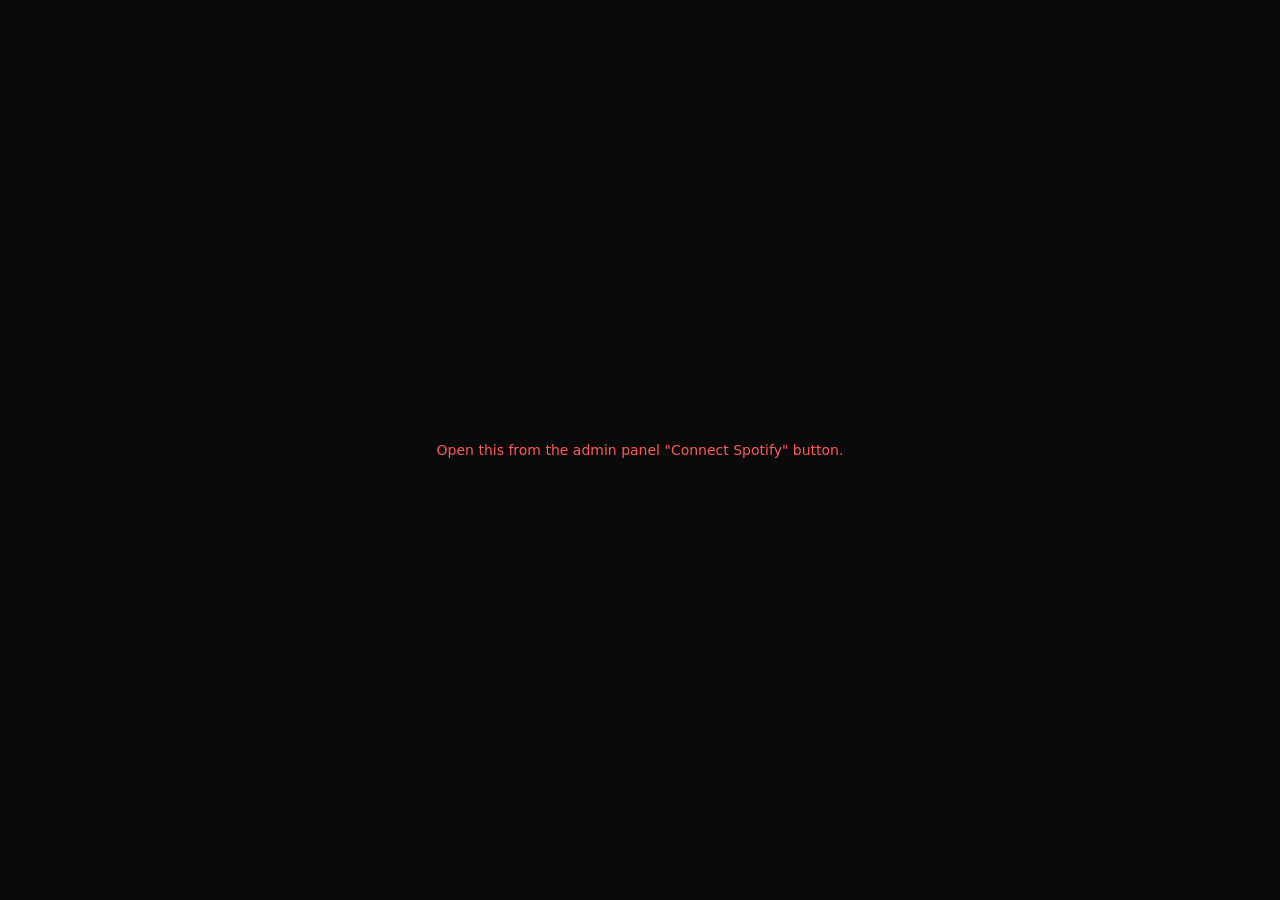
<file: spotify-callback.html>
<!DOCTYPE html>
<html lang="en">
<head>
  <meta charset="UTF-8" />
  <meta name="viewport" content="width=device-width, initial-scale=1.0" />
  <title>Connecting Spotify…</title>
  <style>
    body { margin:0; background:#0a0a0a; color:#fff; font-family:system-ui,sans-serif;
           display:flex; align-items:center; justify-content:center; min-height:100vh; }
    .box { text-align:center; padding:24px; }
    .spin { width:32px; height:32px; border:3px solid #333; border-top-color:#1DB954;
            border-radius:50%; margin:0 auto 16px; animation:s 0.8s linear infinite; }
    @keyframes s { to { transform:rotate(360deg); } }
    .msg { font-size:14px; color:#aaa; }
    .err { color:#ff5a5a; }
  </style>
</head>
<body>
  <div class="box">
    <div class="spin" id="spin"></div>
    <div class="msg" id="msg">Connecting your Spotify account…</div>
  </div>
  <script>
    (function () {
      var params = new URLSearchParams(window.location.search);
      var code = params.get('code');
      var error = params.get('error');
      var state = params.get('state');
      var msg = document.getElementById('msg');
      var spin = document.getElementById('spin');

      function done(text, isErr) {
        spin.style.display = 'none';
        msg.textContent = text;
        if (isErr) msg.className = 'msg err';
      }

      if (window.opener) {
        try {
          window.opener.postMessage(
            { source: 'spotify-oauth', code: code, error: error, state: state },
            window.location.origin
          );
        } catch (e) {}
        done(error ? 'Connection cancelled. You can close this window.'
                   : 'Connected! Closing…', !!error);
        setTimeout(function () { window.close(); }, error ? 2500 : 800);
      } else {
        done('Open this from the admin panel "Connect Spotify" button.', true);
      }
    })();
  </script>
</body>
</html>
</file>
<file: styles.css>
/* =============================================================================
   ARIRANG MISSION — Design System v3.4
   UNIFIED ROOT VARIABLES (CONSOLIDATED)
   ============================================================================= */

@import url('https://fonts.googleapis.com/css2?family=Orbitron:wght@700;900&family=Rajdhani:wght@600;700;800&family=Share+Tech+Mono&family=Inter:wght@400;500;600;700;800;900&display=swap');

:root {
  /* ══════════════════════════════════════
     NIGHT / MISSION BASE
     ══════════════════════════════════════ */
  --bg-abyss: #06060A;
  --bg-deep: #08080B;
  --bg-panel: #0E0E14;
  --bg-lifted: #141420;
  --bg-surface: #1A1A28;
  --bg-card: rgba(10, 10, 20, 0.6);

  /* ══════════════════════════════════════
     ARIRANG ALBUM COLORS (Spy Vibe)
     ══════════════════════════════════════ */
  --ocean-deep: #0a2540;
  --wave-foam: #4a90a4;
  --vinyl-gold: #d4af37;
  --archive-sepia: #8b7355;
  --courage-amber: #ff9500;

  /* ══════════════════════════════════════
     EMOTIONAL SPECTRUM (BTS Member Themes)
     ══════════════════════════════════════ */
  --hope-green: #34d399;
  --jin-warm: #fbbf24;
  --suga-discipline: #f87171;
  --jimin-flow: #60a5fa;
  --v-embrace: #c4b5fd;
  --jk-courage: #fcd34d;

  /* ══════════════════════════════════════
     ARIRANG GLOW RED (Core Brand)
     ══════════════════════════════════════ */
  --red-core: #FF145F;
  --red-mid: #FF2D6F;
  --red-soft: #FF5C8A;
  --red-whisper: rgba(255, 20, 95, 0.06);
  --red-border: rgba(255, 20, 95, 0.18);
  --red-glow: rgba(255, 20, 95, 0.35);

  --gradient-arirang: linear-gradient(135deg, #FF145F 0%, #80002B 100%);
  --glow-soft: rgba(255, 0, 80, 0.15);
  --glow-mid: rgba(255, 0, 80, 0.25);
  --glow-strong: rgba(255, 0, 100, 0.4);

  /* ══════════════════════════════════════
     SWIM WARM CURRENT (Archive Vibe)
     ══════════════════════════════════════ */
  --gold-core: #D7B186;
  --gold-mid: #E5C8A1;
  --gold-soft: #B88A5A;
  --gold-whisper: rgba(215, 177, 134, 0.06);
  --gold-border: rgba(215, 177, 134, 0.15);

  /* ══════════════════════════════════════
     BTS HOPE ACCENT (Purple Theme)
     ══════════════════════════════════════ */
  --purple-core: #A78BFA;
  --purple-mid: #C4B5FD;
  --purple-soft: #7C3AED;
  --purple-whisper: rgba(167, 139, 250, 0.06);
  --purple-border: rgba(167, 139, 250, 0.15);

  /* ══════════════════════════════════════
     STATUS INDICATORS
     ══════════════════════════════════════ */
  --green: #00FF66;
  --green-soft: rgba(0, 255, 102, 0.08);
  --green-border: rgba(0, 255, 102, 0.15);
  --fail: #FF3B5C;
  --warn: #FFB020;

  /* ══════════════════════════════════════
     TEXT COLORS (WCAG AA COMPLIANT)
     ══════════════════════════════════════ */
  --text-heading: #F0F0F5;
  --text-primary: #F8F7FA;
  /* 14.2:1 ✅ */
  --text-secondary: #D1D5DB;
  /* 9.2:1 ✅ FIXED */
  --text-body: #D0D0DA;
  --text-muted: #9CA3AF;
  /* 5.1:1 ✅ FIXED */
  --text-label: #A0A0B0;
  --text-sub: #888899;
  --text-ghost: #6B7280;
  /* 4.8:1 ✅ FIXED */

  /* ══════════════════════════════════════
     BORDERS (Glassmorphism Theme)
     ══════════════════════════════════════ */
  --border-subtle: rgba(255, 255, 255, 0.04);
  --border-light: rgba(255, 255, 255, 0.08);
  --border-mid: rgba(255, 255, 255, 0.12);

  /* ══════════════════════════════════════
     GLASS EFFECTS
     ══════════════════════════════════════ */
  --glass-bg: rgba(14, 14, 20, 0.72);
  --glass-border: rgba(255, 255, 255, 0.06);
  --glass-shine: rgba(255, 255, 255, 0.03);

  /* ══════════════════════════════════════
     TYPOGRAPHY SYSTEM
     ══════════════════════════════════════ */
  --font-display: 'Orbitron', sans-serif;
  --font-ui: 'Rajdhani', sans-serif;
  --font-mono: 'Share Tech Mono', monospace;
  --font-body: -apple-system, BlinkMacSystemFont, "Segoe UI", Roboto, sans-serif;

  /* Size Scale (Mobile-First, Readable) */
  --text-xs: 0.75rem;
  /* 12px */
  --text-sm: 0.8125rem;
  /* 13px */
  --text-base: 0.9375rem;
  /* 15px */
  --text-md: 1rem;
  /* 16px */
  --text-lg: 1.125rem;
  /* 18px */
  --text-xl: 1.375rem;
  /* 22px */
  --text-2xl: 1.75rem;
  /* 28px */
  --text-3xl: 2rem;
  /* 32px */

  /* ══════════════════════════════════════
     DIMENSIONS & SPACING
     ══════════════════════════════════════ */
  --sidebar-w: 260px;
  --radius-sm: 6px;
  --radius-md: 12px;
  --radius-lg: 18px;
  --radius-xl: 24px;
  --radius-full: 9999px;

  /* ══════════════════════════════════════
     ANIMATIONS & EASING
     ══════════════════════════════════════ */
  --ease-out: cubic-bezier(0.16, 1, 0.3, 1);
  --ease-spring: cubic-bezier(0.34, 1.56, 0.64, 1);

  /* ══════════════════════════════════════
     Z-INDEX LAYERS
     ══════════════════════════════════════ */
  --z-sidebar: 100;
  --z-overlay: 200;
  --z-modal: 500;
  --z-toast: 999;
  --z-loading: 9999;
}

*,
*::before,
*::after {
  box-sizing: border-box;
}

body {
  margin: 0;
  font-family: 'Inter', 'SF Pro Display', -apple-system, BlinkMacSystemFont, sans-serif;
  background: var(--bg-abyss);
  color: var(--text-primary);
  line-height: 1.5;
  min-height: 100vh;
  /* Optimized for smoothness */
  text-rendering: optimizeLegibility;
  -webkit-font-smoothing: antialiased;
  -moz-osx-font-smoothing: grayscale;
  scroll-behavior: smooth;
  -webkit-overflow-scrolling: touch;
}

/* Ensure html doesn't trap scroll either */
html {
  height: 100%;
}

/* ==================== LOGIN SCREEN ==================== */

#loginOverlay {
  position: fixed;
  inset: 0;
  display: flex;
  align-items: center;
  justify-content: center;
  background: var(--bg-abyss);
  background-image: radial-gradient(circle at 50% 45%,
      rgba(255, 0, 80, 0.12) 0%,
      transparent 70%);
  z-index: 10000;
  overflow: hidden;
}

/* Subtle Record Grooves (Vinyl Aesthetic) */
.record-grooves {
  position: absolute;
  inset: 0;
  background: repeating-radial-gradient(circle at 50% 50%,
      transparent 0,
      transparent 4px,
      rgba(255, 255, 255, 0.02) 4px,
      rgba(255, 255, 255, 0.02) 5px);
  mask-image: radial-gradient(circle at 50% 50%, black 20%, transparent 80%);
  -webkit-mask-image: radial-gradient(circle at 50% 50%, black 20%, transparent 80%);
  pointer-events: none;
  z-index: 1;
}

/* SWIM Waves */
.swim-waves {
  position: absolute;
  bottom: 0;
  left: 0;
  width: 100%;
  height: 150px;
  overflow: hidden;
  opacity: 0.15;
  z-index: 1;
  pointer-events: none;
}

.wave {
  position: absolute;
  bottom: 0;
  left: 0;
  width: 200%;
  height: 100%;
  background: url('data:image/svg+xml,<svg xmlns="http://www.w3.org/2000/svg" viewBox="0 0 800 120" preserveAspectRatio="none"><path d="M0,60 C150,110 350,10 500,60 C650,110 850,10 1000,60 L1000,120 L0,120 Z" fill="%23D7B186"/></svg>');
  background-repeat: repeat-x;
  background-size: 50% 100%;
  animation: waveMove 20s linear infinite;
}

.wave-2 {
  opacity: 0.5;
  animation-duration: 15s;
  bottom: 10px;
}

@keyframes waveMove {
  from {
    transform: translateX(0);
  }

  to {
    transform: translateX(-50%);
  }
}

/* ==================== CENTRAL GLASS CARD ==================== */

.login-card.archive-box {
  position: relative;
  z-index: 10;
  width: 90%;
  max-width: 380px;
  background: var(--bg-card);
  backdrop-filter: blur(12px);
  -webkit-backdrop-filter: blur(12px);
  border-radius: 24px;
  border: 1px solid rgba(255, 20, 95, 0.15);
  box-shadow:
    0 20px 50px rgba(0, 0, 0, 0.5),
    0 0 40px var(--glow-soft);
  transform: translateY(3vh);
  padding: 32px 28px;
  transition: transform 0.3s ease;
}

/* ==================== TOP GLOW STRIP (Refined) ==================== */
/* Changed: narrower, dimmer, more blur, subtle gradient fade-out */

.tape-strip {
  position: absolute;
  top: -6px;
  left: 50%;
  transform: translateX(-50%);
  width: 60px;
  height: 10px;
  background: linear-gradient(90deg,
      transparent 0%,
      var(--red-core) 30%,
      var(--red-core) 70%,
      transparent 100%);
  opacity: 0.2;
  filter: blur(10px);
  border-radius: 50%;
  pointer-events: none;
  z-index: 15;
}

/* ==================== LOGO SECTION ==================== */

/* ==================== LOGO SECTION ==================== */

.logo-section {
  text-align: center;
  margin-bottom: 24px;
}

.arirang-logo-container {
  width: 120px;
  height: 100px;
  margin: 0 auto 14px;
  display: flex;
  align-items: center;
  justify-content: center;
  position: relative;
  background: transparent;
  border-radius: 20px;
  overflow: hidden;
  border: 1px solid rgba(255, 20, 95, 0.15);
}

.arirang-logo-container::after {
  content: '';
  position: absolute;
  inset: -14px;
  background: radial-gradient(circle, rgba(255, 20, 95, 0.2) 0%, transparent 70%);
  z-index: -1;
}

.arirang-logo-img {
  width: 100%;
  height: 100%;
  object-fit: cover;
  border-radius: 20px;
  opacity: 0.85;
  box-shadow: none;
  filter: none;
  mix-blend-mode: normal;
}

/* ==================== HOPETRACKER DIVIDER ==================== */

.hopetracker-divider {
  display: flex;
  align-items: center;
  justify-content: center;
  gap: 20px;
  margin: 15px 0 10px 0;
}

.hopetracker-text {
  font-family: var(--font-display);
  font-size: 0.65rem;
  color: #505060;
  letter-spacing: 6px;
  font-weight: 500;
}

.blur-line {
  flex: 1;
  height: 1px;
  background: linear-gradient(to left, rgba(80, 80, 96, 0.4), transparent);
}

.line-right {
  background: linear-gradient(to right, rgba(80, 80, 96, 0.4), transparent);
}

/* ==================== TITLES ==================== */

.title {
  font-family: var(--font-display);
  font-size: 1.2rem;
  font-weight: 700;
  color: var(--text-heading);
  letter-spacing: 4px;
  margin: 10px 0 4px 0;
  text-shadow: 0 0 10px rgba(255, 20, 95, 0.3);
}

.subtitle {
  font-size: 10px;
  color: var(--text-sub);
  letter-spacing: 3px;
  text-transform: uppercase;
  font-weight: 600;
  margin: 0;
}

/* ==================== TRANSMISSION LOG ==================== */

.transmission-log {
  display: flex;
  align-items: center;
  justify-content: center;
  gap: 10px;
  margin-top: 14px;
}

.log-line {
  width: 25px;
  height: 1px;
  background: linear-gradient(90deg, transparent, rgba(255, 20, 95, 0.3), transparent);
}

.log-text {
  font-family: var(--font-mono);
  font-size: max(0.6875rem, 11px);
  letter-spacing: 2px;
  color: var(--text-sub);
}

/* ==================== INPUTS & FORMS ==================== */

.input-group {
  margin-bottom: 16px;
}

.input-group label {
  display: flex;
  align-items: center;
  gap: 8px;
  font-size: 10px;
  color: var(--text-label);
  letter-spacing: 1.5px;
  margin-bottom: 8px;
  text-transform: uppercase;
  font-weight: 600;
}

.input-wrapper {
  position: relative;
}

.input-icon {
  position: absolute;
  right: 14px;
  top: 50%;
  transform: translateY(-50%);
  color: var(--text-sub);
  font-size: 13px;
  opacity: 0.6;
}

.input-group input {
  width: 100%;
  padding: 14px 16px;
  background: rgba(0, 0, 0, 0.4);
  border: 1px solid rgba(255, 255, 255, 0.06);
  border-radius: 12px;
  color: var(--text-heading);
  font-family: var(--font-body);
  font-size: 14px;
  transition: all 0.3s ease;
}

/* ══════════════════════════════════════
   ACCESSIBLE FOCUS STATES (WCAG 2.4.7)
   ══════════════════════════════════════ */

/* Remove default outlines globally */
*:focus {
  outline: none;
}

/* Add custom high-contrast focus rings */
a:focus-visible,
button:focus-visible,
input:focus-visible,
select:focus-visible,
textarea:focus-visible,
.nav-item:focus-visible,
.btn-red:focus-visible,
.btn-outline:focus-visible,
.btn-ghost:focus-visible,
.tactical-card:focus-visible,
.rank-card:focus-visible,
.battle-card:focus-visible {
  outline: 3px solid var(--red-core);
  outline-offset: 2px;
  box-shadow:
    0 0 0 5px rgba(255, 20, 95, 0.25),
    0 0 20px rgba(255, 20, 95, 0.4);
  border-radius: 4px;
  position: relative;
  z-index: 10;
  /* Ensures focus ring stays on top */
}

/* Special focus for input fields */
.input-field:focus-visible,
.input-group input:focus-visible {
  outline: 2px solid var(--red-core);
  outline-offset: 1px;
  border-color: var(--red-core);
  background: rgba(255, 20, 95, 0.05);
  box-shadow:
    0 0 0 4px rgba(255, 20, 95, 0.15),
    0 0 12px rgba(255, 20, 95, 0.3);
}

/* Sidebar navigation focus */
.nav-item:focus-visible {
  background: var(--red-whisper);
  transform: translateX(4px);
  color: var(--red-core);
  font-weight: 700;
}

/* Card focus (for keyboard navigation) */
.rank-card:focus-visible,
.battle-card:focus-visible,
.tactical-card-container:focus-visible .tactical-card {
  transform: translateY(-4px);
  box-shadow:
    0 0 0 3px var(--red-core),
    0 8px 24px rgba(0, 0, 0, 0.4);
}

/* ==================== BUTTONS ==================== */

.btn-arirang {
  width: 100%;
  padding: 14px;
  background: var(--gradient-arirang);
  border: none;
  border-radius: 12px;
  color: white;
  font-size: 13px;
  font-weight: 700;
  font-family: var(--font-display);
  letter-spacing: 2px;
  cursor: pointer;
  box-shadow: 0 0 20px var(--glow-strong), inset 0 1px 1px rgba(255, 255, 255, 0.2);
  transition: all 0.3s ease;
  display: flex;
  align-items: center;
  justify-content: center;
  gap: 8px;
}

.btn-arirang:hover {
  transform: scale(1.02);
  box-shadow: 0 0 30px rgba(255, 0, 100, 0.6);
  filter: brightness(1.1);
}

.btn-arirang:active {
  transform: scale(0.98);
}

.btn-swim {
  width: 100%;
  padding: 12px;
  margin-top: 10px;
  background: rgba(215, 177, 134, 0.03);
  border: 1px solid rgba(215, 177, 134, 0.3);
  border-radius: 10px;
  color: var(--gold-core);
  font-size: 11px;
  font-weight: 700;
  font-family: var(--font-display);
  letter-spacing: 1px;
  cursor: pointer;
  transition: all 0.3s ease;
}

.btn-swim:hover {
  background: rgba(215, 177, 134, 0.1);
  border-color: var(--gold-core);
}

/* ==================== DIVIDER & FOOTER ==================== */

.divider {
  display: flex;
  align-items: center;
  margin: 20px 0;
  gap: 14px;
}

.divider-line {
  flex: 1;
  height: 1px;
  background: rgba(255, 255, 255, 0.05);
}

.error-msg {
  color: var(--red-core);
  font-size: max(0.6875rem, 11px);
  text-align: center;
  min-height: 1rem;
  margin-top: 0.5rem;
  font-family: var(--font-mono);
  letter-spacing: 1px;
}

/* Tactical Identity Card Styles */
.identity-card {
  position: relative;
  overflow: hidden;
  border-radius: 12px;
  background: linear-gradient(135deg, rgba(255,255,255,0.03) 0%, transparent 100%);
  border: 1px solid rgba(255,255,255,0.08);
}

.identity-corner {
  position: absolute;
  width: 10px;
  height: 10px;
  border: 2px solid var(--accent-glow);
  opacity: 0.6;
}

.identity-corner.tl { top: 8px; left: 8px; border-right: 0; border-bottom: 0; }
.identity-corner.tr { top: 8px; right: 8px; border-left: 0; border-bottom: 0; }
.identity-corner.bl { bottom: 8px; left: 8px; border-right: 0; border-top: 0; }
.identity-corner.br { bottom: 8px; right: 8px; border-left: 0; border-top: 0; }

.identity-scanline {
  position: absolute;
  top: -100%;
  left: 0;
  width: 100%;
  height: 100%;
  background: linear-gradient(to bottom, transparent, rgba(255,255,255,0.03) 50%, transparent);
  animation: identity-scan 6s linear infinite;
  pointer-events: none;
}

@keyframes identity-scan {
  0% { top: -100%; }
  100% { top: 100%; }
}

.identity-stamp {
  position: absolute;
  bottom: 12px;
  right: 12px;
  font-size: 8px;
  font-weight: 900;
  color: var(--accent-glow);
  opacity: 0.2;
  border: 1px solid currentColor;
  padding: 2px 6px;
  border-radius: 4px;
  transform: rotate(-15deg);
  font-family: var(--font-mono);
  pointer-events: none;
}

.identity-grid {
  position: absolute;
  inset: 0;
  background-image: radial-gradient(rgba(255,255,255,0.05) 1px, transparent 1px);
  background-size: 16px 16px;
  opacity: 0.4;
  pointer-events: none;
}

.divider-text {
  font-size: 10px;
  color: var(--text-sub);
}

.login-footer {
  display: flex;
  flex-direction: column;
  align-items: center;
  margin-top: 24px;
  padding-top: 16px;
  border-top: 1px dashed rgba(255, 255, 255, 0.05);
}

.connection-status {
  display: flex;
  align-items: center;
}

.pulse-dot {
  width: 6px;
  height: 6px;
  background: var(--red-core);
  border-radius: 50%;
  box-shadow: 0 0 10px var(--red-core);
  animation: subtlePulse 2s infinite;
  margin-right: 8px;
}

.hope-text {
  font-size: max(0.6875rem, 11px);
  color: var(--text-label);
  font-family: var(--font-mono);
  text-transform: uppercase;
  letter-spacing: 2px;
}

@keyframes subtlePulse {

  0%,
  100% {
    opacity: 1;
    transform: scale(1);
  }

  50% {
    opacity: 0.4;
    transform: scale(1.3);
  }
}

/* ==================== MESSAGES ==================== */

/* micro-dopamine: Sparkle Particles */
.sparkle-particle {
  position: fixed;
  pointer-events: none;
  z-index: 9999;
  font-size: 14px;
  animation: sparkle-fly 0.8s ease-out forwards;
}

@keyframes sparkle-fly {
  0% { transform: translate(0, 0) scale(1); opacity: 1; }
  100% { transform: translate(var(--dx), var(--dy)) scale(0); opacity: 0; }
}

/* micro-dopamine: Odometer Look */
.odometer-digit {
  display: inline-block;
  transition: transform 0.5s cubic-bezier(0.34, 1.56, 0.64, 1);
  text-shadow: 0 0 8px currentColor;
}

/* Spotify/Billboard Chart Styles */
.chart-header-official {
  font-family: var(--font-display);
  font-weight: 900;
  text-transform: uppercase;
  letter-spacing: 4px;
  border-bottom: 2px solid var(--red-core);
  padding-bottom: 8px;
  margin-bottom: 24px;
  display: flex;
  justify-content: space-between;
  align-items: flex-end;
}

.chart-stats-mini {
  display: flex;
  gap: 12px;
  margin-top: 4px;
}

.chart-stat-item {
  font-size: 9px;
  font-family: var(--font-mono);
  color: var(--text-ghost);
  text-transform: uppercase;
}

.chart-stat-value {
  color: var(--text-secondary);
  font-weight: 800;
}

.rank-card.is-me {
  background: linear-gradient(90deg, rgba(255, 20, 95, 0.08), transparent);
  border-left: 3px solid var(--red-core);
}

.rank-card:hover {
  transform: translateX(4px);
  background: rgba(255, 255, 255, 0.04);
}

.error-msg {
  color: var(--red-core);
  font-size: max(0.6875rem, 11px);
  margin-top: 10px;
  text-align: center;
}

.result-msg {
  color: var(--gold-core);
  font-size: max(0.6875rem, 11px);
  margin-top: 10px;
  text-align: center;
}




/* ── RESET + BASE ── */
/* ── TYPOGRAPHY UTILITIES (deprecated class aliases — kept for JS compatibility) ── */
.font-display {
  font-family: var(--font-display);
  font-weight: 900;
  letter-spacing: -0.02em;
}

.font-mono {
  font-family: var(--font-mono);
}

.label-tag {
  font-size: max(0.6875rem, 11px);
  /* ✅ 11px minimum */
  font-weight: 800;
  text-transform: uppercase;
  letter-spacing: 0.12em;
  color: var(--text-secondary);
}

.hl {
  color: var(--red-core);
  font-weight: 800;
}

*,
*::before,
*::after {
  margin: 0;
  padding: 0;
  box-sizing: border-box;
}

html {
  font-size: 16px;
  -webkit-font-smoothing: antialiased;
  -moz-osx-font-smoothing: grayscale;
  scroll-behavior: smooth;
}

body {
  font-family: 'Inter', 'SF Pro Display', -apple-system, BlinkMacSystemFont, sans-serif;
  background: var(--bg-abyss);
  color: var(--text-primary);
  line-height: 1.5;
  overflow-x: hidden;
  min-height: 100vh;
}

/* Subtle background texture — vinyl groove */
body::before {
  content: '';
  position: fixed;
  inset: 0;
  background:
    radial-gradient(ellipse at 20% 50%, rgba(255, 20, 95, 0.03) 0%, transparent 60%),
    radial-gradient(ellipse at 80% 20%, rgba(167, 139, 250, 0.02) 0%, transparent 50%),
    radial-gradient(ellipse at 50% 80%, rgba(215, 177, 134, 0.02) 0%, transparent 50%),
    repeating-radial-gradient(circle at 50% 50%, transparent 0px, transparent 40px, rgba(255, 255, 255, 0.008) 40px, rgba(255, 255, 255, 0.008) 41px);
  opacity: 0.5;
  pointer-events: none;
  z-index: 0;
}

::selection {
  background: rgba(255, 20, 95, 0.3);
  color: #fff;
}

::-webkit-scrollbar {
  width: 5px;
}

::-webkit-scrollbar-track {
  background: var(--bg-deep);
}

::-webkit-scrollbar-thumb {
  background: rgba(255, 20, 95, 0.25);
  border-radius: var(--radius-full);
}

::-webkit-scrollbar-thumb:hover {
  background: rgba(255, 20, 95, 0.4);
}


/* ── TYPOGRAPHY ── */
.font-display {
  font-family: 'Inter', sans-serif;
  font-weight: 900;
  letter-spacing: -0.02em;
}

.font-mono {
  font-family: 'JetBrains Mono', 'Fira Code', 'SF Mono', monospace;
}

.text-xs {
  font-size: 0.625rem;
}

/* 10px */
.text-sm {
  font-size: 0.6875rem;
}

/* 11px */
.text-base {
  font-size: 0.75rem;
}

/* 12px */
.text-md {
  font-size: 0.8125rem;
}

/* 13px */
.text-lg {
  font-size: 0.9375rem;
}

/* 15px */
.text-xl {
  font-size: 1.125rem;
}

/* 18px */
.text-2xl {
  font-size: 1.5rem;
}

/* 24px */
.text-3xl {
  font-size: 2rem;
}

/* 32px */

.label-tag {
  font-size: max(0.6875rem, 11px);
  /* ✅ FIXED: 11px minimum */
  font-weight: 800;
  text-transform: uppercase;
  letter-spacing: 0.12em;
  /* ← Slightly tighter to fit longer text */
  color: var(--text-secondary);
  /* ✅ Better contrast (was --text-muted) */
}

.hl {
  color: var(--red-core);
  font-weight: 800;
}


/* ── WAVE DIVIDER ── */
.wave-divider {
  width: 100%;
  height: 24px;
  background: url("data:image/svg+xml,%3Csvg viewBox='0 0 1200 24' xmlns='http://www.w3.org/2000/svg'%3E%3Cpath d='M0 12 Q150 0 300 12 T600 12 T900 12 T1200 12 V24 H0Z' fill='rgba(255,20,95,0.04)'/%3E%3C/svg%3E") repeat-x;
  margin: 16px 0;
}

.wave-divider-gold {
  width: 100%;
  height: 24px;
  background: url("data:image/svg+xml,%3Csvg viewBox='0 0 1200 24' xmlns='http://www.w3.org/2000/svg'%3E%3Cpath d='M0 12 Q150 0 300 12 T600 12 T900 12 T1200 12 V24 H0Z' fill='rgba(215,177,134,0.04)'/%3E%3C/svg%3E") repeat-x;
  margin: 16px 0;
}


/* ── CIRCLE MOTIFS ── */
.circle-frame {
  width: 56px;
  height: 56px;
  border-radius: 50%;
  border: 2px solid var(--red-border);
  display: flex;
  align-items: center;
  justify-content: center;
  position: relative;
  background: var(--bg-panel);
  flex-shrink: 0;
}

.circle-frame::after {
  content: '';
  position: absolute;
  inset: -6px;
  border-radius: 50%;
  border: 1px dashed var(--border-subtle);
}

.circle-frame.gold {
  border-color: var(--gold-border);
}

.circle-frame.purple {
  border-color: var(--purple-border);
}

.circle-frame.green {
  border-color: var(--green-border);
}

/* Ring progress */
.ring-progress {
  position: relative;
  width: 64px;
  height: 64px;
}

.ring-progress svg {
  transform: rotate(-90deg);
  width: 100%;
  height: 100%;
}

.ring-progress .ring-track {
  fill: none;
  stroke: var(--border-subtle);
  stroke-width: 3;
}

.ring-progress .ring-fill {
  fill: none;
  stroke: var(--red-core);
  stroke-width: 3;
  stroke-linecap: round;
  transition: stroke-dashoffset 0.8s var(--ease-out);
}

.ring-progress .ring-label {
  position: absolute;
  inset: 0;
  display: flex;
  align-items: center;
  justify-content: center;
  font-size: 0.6875rem;
  font-weight: 900;
  font-family: 'JetBrains Mono', monospace;
}


/* ── GLASSMORPHISM CARDS ── */
.glass-card {
  background: var(--glass-bg);
  backdrop-filter: blur(20px) saturate(1.2);
  -webkit-backdrop-filter: blur(20px) saturate(1.2);
  border: 1px solid var(--glass-border);
  border-radius: var(--radius-md);
  position: relative;
  overflow: hidden;
  /* Performance optimizations */
  transform: translateZ(0);
  backface-visibility: hidden;
  will-change: transform, opacity;
  contain: content;
}

.glass-card::before {
  content: '';
  position: absolute;
  top: 0;
  left: 0;
  right: 0;
  height: 1px;
  background: linear-gradient(90deg, transparent, var(--glass-shine), transparent);
}

/* Card with left accent */
.mission-card {
  background: var(--glass-bg);
  backdrop-filter: blur(16px);
  -webkit-backdrop-filter: blur(16px);
  border: 1px solid var(--glass-border);
  border-left: 3px solid var(--red-core);
  border-radius: var(--radius-sm);
  padding: 16px;
  position: relative;
  transition: border-color 0.3s, transform 0.2s;
}

.mission-card:hover {
  border-left-color: var(--red-mid);
  transform: translateX(2px);
}

.mission-card.completed {
  border-left-color: var(--green);
}

.mission-card.completed::after {
  content: '';
  position: absolute;
  inset: 0;
  background: linear-gradient(135deg, rgba(0, 255, 102, 0.02), transparent);
  pointer-events: none;
  border-radius: inherit;
}

/* Archive card — paper texture feel */
.archive-card {
  background:
    linear-gradient(135deg, var(--bg-panel) 0%, var(--bg-lifted) 100%);
  border: 1px solid var(--border-light);
  border-radius: var(--radius-md);
  padding: 20px;
  position: relative;
  overflow: hidden;
}

.archive-card::before {
  content: '';
  position: absolute;
  top: 0;
  left: 0;
  right: 0;
  height: 3px;
  background: linear-gradient(90deg, var(--red-core), var(--gold-core), var(--purple-core));
  opacity: 0.6;
}

.archive-card::after {
  content: '';
  position: absolute;
  inset: 0;
  background:
    repeating-linear-gradient(0deg, transparent 0px, transparent 28px, rgba(255, 255, 255, 0.01) 28px, rgba(255, 255, 255, 0.01) 29px);
  pointer-events: none;
}


#app {
  display: none;
  min-height: 100vh;
  height: 100vh;
  position: relative;
  z-index: 1;
  display: flex;
  flex-direction: column;
}

/* Sidebar */
.sidebar {
  position: fixed;
  top: 0;
  left: 0;
  bottom: 0;
  width: var(--sidebar-w);
  background: var(--bg-panel);
  border-right: 1px solid rgba(255, 255, 255, 0.05) !important;
  box-shadow: none !important;
  z-index: var(--z-sidebar);
  display: flex;
  flex-direction: column;
  overflow: hidden;
  transition: transform 0.35s var(--ease-out);
}

body,
html {
  overflow-x: hidden !important;
}

.sidebar-scroll {
  flex: 1;
  overflow-y: auto;
  overflow-x: hidden;
  padding: 0 12px 20px;
}

/* Sidebar brand */
.sb-brand {
  padding: 20px 16px 16px;
  border-bottom: 1px solid var(--border-subtle);
  margin-bottom: 8px;
}

.sb-brand-title {
  font-size: 0.8125rem;
  font-weight: 900;
  letter-spacing: 0.12em;
  text-transform: uppercase;
  color: var(--red-core);
  display: flex;
  align-items: center;
  gap: 8px;
}

.sb-brand-title::before {
  content: '';
  width: 8px;
  height: 8px;
  background: var(--red-core);
  border-radius: 50%;
  box-shadow: 0 0 8px var(--red-glow);
  animation: pulse-dot 2s ease-in-out infinite;
}

@keyframes pulse-dot {

  0%,
  100% {
    opacity: 1;
    transform: scale(1);
  }

  50% {
    opacity: 0.6;
    transform: scale(0.85);
  }
}

.sb-brand-sub {
  font-size: 0.5625rem;
  color: var(--text-ghost);
  text-transform: uppercase;
  letter-spacing: 0.2em;
  margin-top: 4px;
}

/* Sidebar Agent Card Container */
.sb-agent-card {
  display: flex;
  align-items: center;
  /* Vertically centers name with PFP */
  gap: 16px;
  padding: 14px;
  margin: 8px 0 12px;
  background: var(--bg-lifted);
  border: 1px solid var(--border-subtle);
  border-radius: var(--radius-md);
  cursor: pointer;
  transition: background 0.2s;
  position: relative;
}

/* Container holds the image AND the dot. It does NOT hide overflow. */
.sb-agent-pfp {
  width: 44px;
  height: 44px;
  position: relative;
  flex-shrink: 0;
  display: flex;
  align-items: center;
  justify-content: center;
}

/* This is the wrapper specifically for the image */
.sb-agent-pfp .pfp-img-wrapper {
  width: 100%;
  height: 100%;
  border-radius: 50%;
  border: 2px solid var(--red-border);
  background: #000;
  overflow: hidden;
  /* Only clips the image, NOT the dot! */
  box-shadow: 0 0 10px rgba(0, 0, 0, 0.5);
}

.sb-agent-pfp img {
  width: 100%;
  height: 100%;
  object-fit: cover;
  transform: scale(1.15) translateX(-2px);
  /* Zooms in and shifts left to hide the speech bubble tail */
  display: block;
}

/* The online dot is positioned relative to the main container, so it won't be clipped */
.sb-agent-pfp .online-dot {
  position: absolute;
  bottom: 0px;
  right: -2px;
  width: 12px;
  height: 12px;
  background: var(--green);
  border: 2px solid var(--bg-lifted);
  border-radius: 50%;
  z-index: 10;
}

/* Adjust the info layout to ensure vertical centering */
.sb-agent-info {
  flex: 1;
  min-width: 0;
  display: flex;
  flex-direction: column;
  justify-content: center;
}

/* Agent Name — clean and premium */
.sb-agent-name {
  font-family: var(--font-body) !important;
  font-size: 12px !important;
  font-weight: 700 !important;
  color: var(--text-primary) !important;
  letter-spacing: 0px !important;
  text-transform: none !important;
  white-space: nowrap;
  overflow: hidden;
  text-overflow: ellipsis;
  max-width: 100%;
  /* Let flex parent control the width */
  display: block;
}

/* Meta row — Team + ID on one clean line */
.sb-agent-meta {
  display: flex;
  align-items: center;
  gap: 6px;
  margin-top: 3px;
  flex-wrap: nowrap;
}

/* Team tag pill */
.sb-agent-team {
  font-family: var(--font-mono) !important;
  font-size: max(0.6875rem, 11px) !important;
  font-weight: 700;
  color: var(--team-color, var(--red-core));
  text-transform: uppercase;
  letter-spacing: 1px;
  background: rgba(255, 255, 255, 0.04);
  border: 1px solid rgba(255, 255, 255, 0.08);
  padding: 2px 6px;
  border-radius: 4px;
  white-space: nowrap;
}

/* Dot separator */
.sb-agent-meta-sep {
  width: 3px;
  height: 3px;
  background: var(--text-ghost);
  border-radius: 50%;
  flex-shrink: 0;
}

/* Agent ID */
/* Agent ID */
.sb-agent-id {
  font-family: var(--font-mono) !important;
  font-size: max(0.6875rem, 11px) !important;
  /* ✅ FIXED: 11px minimum */
  color: var(--text-secondary);
  /* ✅ Better contrast (was --text-ghost) */
  letter-spacing: 0.5px;
  white-space: nowrap;
}

/* Nav sections */
.nav-section {
  margin-bottom: 4px;
}

.nav-section-title {
  font-size: 0.5625rem;
  font-weight: 800;
  text-transform: uppercase;
  letter-spacing: 0.18em;
  color: var(--text-ghost);
  padding: 12px 12px 6px;
}

.nav-item {
  display: flex;
  align-items: center;
  gap: 10px;
  padding: 9px 12px;
  border-radius: var(--radius-sm);
  cursor: pointer;
  transition: all 0.15s;
  position: relative;
  color: var(--text-secondary);
  font-size: 0.75rem;
  font-weight: 500;
  user-select: none;
}

.nav-item:hover {
  background: rgba(255, 255, 255, 0.03);
  color: var(--text-primary);
}

.nav-item.active {
  background: var(--red-whisper);
  color: var(--red-core);
  font-weight: 700;
}

.nav-item.active::before {
  content: '';
  position: absolute;
  left: 0;
  top: 4px;
  bottom: 4px;
  width: 3px;
  background: var(--red-core);
  border-radius: 0 var(--radius-full) var(--radius-full) 0;
}

.nav-item .nav-icon {
  font-size: 1rem;
  width: 20px;
  text-align: center;
  flex-shrink: 0;
}

.nav-item .nav-badge {
  margin-left: auto;
  font-size: 0.5625rem;
  font-weight: 800;
  padding: 1px 6px;
  background: var(--red-core);
  color: #fff;
  border-radius: var(--radius-full);
  min-width: 18px;
  text-align: center;
}

.nav-item.sub-item {
  padding-left: 42px;
  font-size: 0.6875rem;
}

/* Nav group collapsible */
.nav-group-toggle {
  display: flex;
  align-items: center;
  gap: 10px;
  padding: 9px 12px;
  cursor: pointer;
  color: var(--text-secondary);
  font-size: 0.75rem;
  font-weight: 600;
  border-radius: var(--radius-sm);
  transition: all 0.15s;
  user-select: none;
}

.nav-group-toggle:hover {
  background: rgba(255, 255, 255, 0.02);
}

.nav-group-toggle .nav-chevron {
  margin-left: auto;
  font-size: 0.625rem;
  transition: transform 0.25s var(--ease-out);
  color: var(--text-ghost);
}

.nav-group-toggle.open .nav-chevron {
  transform: rotate(90deg);
}

/* --- FIXED COLLAPSIBLE LOGIC --- */
.nav-group-body {
  max-height: 0;
  overflow: hidden;
  transition: max-height 0.5s cubic-bezier(0, 1, 0, 1);
  /* Smooth but snaps to height */
}

.nav-group-body.open {
  max-height: 5000px;
  /* Large enough for 100+ members */
  transition: max-height 0.5s ease-in;
}

/* Ensure the parent card doesn't trap the scroll */
.archive-card {
  overflow: visible !important;
}

/* Sidebar footer */
.sb-footer {
  padding: 12px 16px;
  border-top: 1px solid var(--border-subtle);
  display: flex;
  align-items: center;
  justify-content: space-between;
}

.sb-online {
  display: flex;
  align-items: center;
  gap: 6px;
  font-size: 0.625rem;
  color: var(--text-muted);
}

.sb-online::before {
  content: '';
  width: 6px;
  height: 6px;
  background: var(--green);
  border-radius: 50%;
  animation: pulse-dot 2s infinite;
}


/* ── MAIN CONTENT AREA ── */
.main-content {
  margin-left: var(--sidebar-w);
  height: 100vh;
  position: relative;
  display: flex;
  flex-direction: column;
}

.pages-wrapper {
  padding: 20px 24px 40px;
  max-width: 860px;
  margin: 0 auto;
  flex: 1;
  width: 100%;
  overflow-y: auto;
  overflow-x: hidden;
  /* Crucial for iOS scroll */
  -webkit-overflow-scrolling: touch;
  overscroll-behavior-y: contain;
}

/* Top bar */
.top-bar {
  display: none;
  /* visible on mobile */
  position: sticky;
  top: 0;
  z-index: 50;
  padding: 10px 16px;
  background: rgba(6, 6, 10, 0.85);
  backdrop-filter: blur(12px);
  border-bottom: 1px solid var(--border-subtle);
  align-items: center;
  justify-content: space-between;
}

.top-bar-burger {
  background: none;
  border: none;
  color: var(--text-primary);
  font-size: 1.25rem;
  cursor: pointer;
  padding: 4px 8px;
}

.top-bar-title {
  font-size: 0.75rem;
  font-weight: 800;
  letter-spacing: 0.1em;
  text-transform: uppercase;
  color: var(--red-core);
}


/* ── PAGE SECTIONS ── */
.page {
  display: none;
  /* Prevent layout jumps */
  min-height: 100%;
}

.page.active {
  display: block;
  animation: pageIn 0.45s cubic-bezier(0.2, 0, 0.2, 1);
  will-change: transform, opacity;
}

@keyframes pageIn {
  from {
    opacity: 0;
    transform: translateY(8px);
  }

  to {
    opacity: 1;
    transform: translateY(0);
  }
}

.page-header {
  margin-bottom: 20px;
}

.page-title {
  font-size: 1.25rem;
  font-weight: 900;
  letter-spacing: -0.01em;
  display: flex;
  align-items: center;
  gap: 10px;
}

.page-subtitle {
  font-size: 0.6875rem;
  color: var(--text-muted);
  margin-top: 4px;
}

/* Section labels */
.section-label {
  font-size: max(0.6875rem, 11px);
  /* ✅ FIXED: 11px minimum */
  font-weight: 800;
  text-transform: uppercase;
  letter-spacing: 0.15em;
  color: var(--text-secondary);
  /* ✅ Better contrast (was --text-ghost) */
  padding: 12px 12px 6px;
  opacity: 0.9;
  /* ← Ensures good visibility */
}

.section-label::after {
  content: '';
  flex: 1;
  height: 1px;
  background: var(--border-subtle);
}


/* ── GRID LAYOUTS ── */
.grid-2 {
  display: grid;
  grid-template-columns: 1fr 1fr;
  gap: 10px;
}

.grid-3 {
  display: grid;
  grid-template-columns: 1fr 1fr 1fr;
  gap: 10px;
}

.grid-4 {
  display: grid;
  grid-template-columns: 1fr 1fr 1fr 1fr;
  gap: 8px;
}

/* Layered grid — overlapping panels */
.layered-grid {
  display: grid;
  grid-template-columns: 1fr 1fr;
  gap: 10px;
}

.layered-grid .span-full {
  grid-column: 1 / -1;
}


/* ── MINIMALIST DATA STRIPS (STACKED VERTICALLY) ── */
.stat-box {
  background: rgba(255, 255, 255, 0.02);
  border: 1px solid rgba(255, 255, 255, 0.05);
  border-bottom: 1px solid rgba(255, 255, 255, 0.05);
  padding: 20px 10px;
  border-radius: 8px;
  display: flex;
  flex-direction: column;
  align-items: center;
  justify-content: center;
  text-align: center;
  gap: 8px;
  position: relative;
  overflow: hidden;
  transition: all 0.3s ease;
}

.stat-box:hover {
  background: rgba(255, 255, 255, 0.05);
  border-color: var(--team-color);
  transform: translateY(-2px);
  box-shadow: 0 5px 15px var(--team-color, rgba(255, 20, 95, 0.2));
}

.stat-box::before {
  content: '';
  position: absolute;
  top: 0;
  left: 0;
  right: 0;
  height: 0;
  display: none;
}

.stat-box .sv {
  font-family: 'JetBrains Mono', monospace;
  font-size: 22px;
  font-weight: 700;
  color: #fff;
  text-shadow: 0 0 10px rgba(255, 255, 255, 0.3);
  letter-spacing: -1px;
  line-height: 1;
}

.stat-box .sv.red {
  color: var(--red-core);
}

.stat-box .sv.gold {
  color: var(--gold-core);
}

.stat-box .sv.purple {
  color: var(--purple-core);
}

.stat-box .sv.green {
  color: var(--green);
}

.stat-box .sv.white {
  color: var(--text-primary);
}

.stat-box .sl,
.stat-box .h-stat-lbl {
  font-size: max(0.6875rem, 11px);
  text-transform: uppercase;
  letter-spacing: 2px;
  color: var(--text-muted);
  margin-top: 0;
  opacity: 0.8;
  text-align: center;
}


/* ── PROGRESS BARS ── */
.pbar {
  height: 4px;
  background: rgba(255, 255, 255, 0.04);
  border-radius: var(--radius-full);
  overflow: hidden;
  position: relative;
}

.pfill {
  height: 100%;
  background: linear-gradient(90deg, var(--red-core), var(--red-mid));
  border-radius: var(--radius-full);
  transition: width 0.6s var(--ease-out);
  position: relative;
}

.pfill.green {
  background: linear-gradient(90deg, #00cc55, var(--green));
}

.pfill.gold {
  background: linear-gradient(90deg, var(--gold-soft), var(--gold-core));
}

.pfill.purple {
  background: linear-gradient(90deg, var(--purple-soft), var(--purple-core));
}

/* Shimmer animation on active bars */
.pfill::after {
  content: '';
  position: absolute;
  top: 0;
  left: -100%;
  bottom: 0;
  width: 100%;
  background: linear-gradient(90deg, transparent, rgba(255, 255, 255, 0.15), transparent);
  animation: shimmer 2.5s ease-in-out infinite;
}

@keyframes shimmer {
  0% {
    left: -100%;
  }

  100% {
    left: 200%;
  }
}


/* ── MISSION ROWS ── */
.m-row {
  display: flex;
  align-items: center;
  justify-content: space-between;
  padding: 10px 14px;
  background: var(--bg-lifted);
  border: 1px solid var(--border-subtle);
  border-radius: var(--radius-sm);
  margin-bottom: 4px;
  font-size: 0.75rem;
  transition: background 0.15s;
}

.m-row:hover {
  background: var(--bg-surface);
}

.m-pass {
  color: var(--green);
  font-weight: 800;
  font-size: 0.6875rem;
  display: flex;
  align-items: center;
  gap: 4px;
}

.m-fail {
  color: var(--fail);
  font-weight: 800;
  font-size: 0.6875rem;
}


/* ── DAILY MISSION TRACKER (Mon-Sun boxes) ── */
.daily-tracker {
  display: grid;
  grid-template-columns: repeat(7, 1fr);
  gap: 4px;
  margin-top: 8px;
}

.daily-box {
  aspect-ratio: 1;
  display: flex;
  flex-direction: column;
  align-items: center;
  justify-content: center;
  background: var(--bg-lifted);
  border: 1px solid var(--border-subtle);
  border-radius: var(--radius-sm);
  font-size: 0.5625rem;
  gap: 2px;
  transition: all 0.2s;
  position: relative;
}

.daily-box .day-label {
  font-weight: 700;
  color: var(--text-ghost);
  text-transform: uppercase;
  letter-spacing: 0.05em;
}

.daily-box .day-icon {
  font-size: 0.875rem;
}

.daily-box.completed {
  background: var(--green-soft);
  border-color: var(--green-border);
}

.daily-box.completed .day-icon::after {
  content: '✓';
  color: var(--green);
}

.daily-box.failed {
  background: rgba(255, 59, 92, 0.04);
  border-color: rgba(255, 59, 92, 0.12);
}

.daily-box.today {
  border-color: var(--red-core);
  box-shadow: 0 0 8px var(--red-glow);
}

.daily-box.future {
  opacity: 0.35;
}


/* ── RANKING ROWS ── */
.r-row {
  display: flex;
  align-items: center;
  gap: 10px;
  padding: 10px 14px;
  background: var(--bg-lifted);
  border: 1px solid var(--border-subtle);
  border-radius: var(--radius-sm);
  margin-bottom: 3px;
  transition: all 0.15s;
}

.r-row:hover {
  background: var(--bg-surface);
  transform: translateX(2px);
}

.r-num {
  width: 28px;
  font-size: 0.75rem;
  font-weight: 900;
  font-family: 'JetBrains Mono', monospace;
  color: var(--text-muted);
  text-align: center;
  flex-shrink: 0;
}

.r-num.top {
  font-size: 1rem;
}

.r-name {
  flex: 1;
  font-size: 0.75rem;
  font-weight: 600;
  min-width: 0;
  white-space: nowrap;
  overflow: hidden;
  text-overflow: ellipsis;
}

.r-name.me {
  color: var(--red-core);
  font-weight: 800;
}

.r-team {
  font-size: 0.5625rem;
  color: var(--text-muted);
  padding: 2px 8px;
  background: var(--bg-panel);
  border-radius: var(--radius-full);
}

.r-xp {
  font-size: 0.75rem;
  font-weight: 900;
  font-family: 'JetBrains Mono', monospace;
  color: var(--red-core);
  white-space: nowrap;
}


/* ── TEAM COMPARISON ── */
.tc-row {
  padding: 14px;
  background: var(--bg-lifted);
  border: 1px solid var(--border-subtle);
  border-radius: var(--radius-sm);
  margin-bottom: 6px;
  display: flex;
  gap: 12px;
  align-items: flex-start;
  transition: transform 0.15s;
}

.tc-row:hover {
  transform: translateX(2px);
}

.tc-rank {
  width: 24px;
  font-size: 0.875rem;
  font-weight: 900;
  font-family: 'JetBrains Mono', monospace;
  color: var(--text-muted);
  text-align: center;
  flex-shrink: 0;
  padding-top: 2px;
}

.tc-rank.first {
  color: #ffd700;
}

.tc-info {
  flex: 1;
  min-width: 0;
}

.tc-name {
  font-size: 0.8125rem;
  font-weight: 700;
}

.tc-name.mine {
  color: var(--red-core);
  text-decoration: underline;
  text-underline-offset: 3px;
}

.tc-xp {
  font-size: 0.75rem;
  font-weight: 900;
  font-family: 'JetBrains Mono', monospace;
  color: var(--red-core);
}

.tc-dots {
  display: flex;
  gap: 4px;
  margin-top: 6px;
}

.tc-dot {
  width: 8px;
  height: 8px;
  border-radius: 50%;
  transition: all 0.2s;
}

.tc-dot.on {
  background: var(--green);
  box-shadow: 0 0 6px rgba(0, 255, 102, 0.4);
}

.tc-dot.off {
  background: rgba(255, 255, 255, 0.08);
}


/* ── UNIT BOXES / TREASURE HUBS ── */
.unit-box {
  background: var(--bg-lifted);
  border: 1px solid var(--border-subtle);
  border-radius: var(--radius-md);
  padding: 16px;
  margin-bottom: 10px;
  position: relative;
  overflow: hidden;
}

.unit-box::before {
  content: '';
  position: absolute;
  top: -50%;
  right: -50%;
  width: 100px;
  height: 100px;
  background: radial-gradient(circle, var(--red-glow), transparent 70%);
  opacity: 0.15;
  pointer-events: none;
}

.ub-hdr {
  display: flex;
  justify-content: space-between;
  align-items: center;
  margin-bottom: 8px;
}

.ub-name {
  font-size: 0.8125rem;
  font-weight: 700;
}

.ub-count {
  font-size: 0.75rem;
  font-weight: 800;
  font-family: 'JetBrains Mono', monospace;
}

.ub-count.done {
  color: var(--green);
}

.ub-count.wip {
  color: var(--text-muted);
}

/* Treasure hub card variant */
.treasure-hub {
  background: linear-gradient(135deg, var(--bg-panel), var(--bg-lifted));
  border: 1px solid var(--border-light);
  border-radius: var(--radius-lg);
  padding: 20px;
  text-align: center;
  position: relative;
  overflow: hidden;
  transition: all 0.3s var(--ease-out);
}

.treasure-hub:hover {
  border-color: var(--red-border);
  transform: translateY(-2px);
  box-shadow: 0 8px 24px rgba(0, 0, 0, 0.3);
}

.treasure-hub::before {
  content: '';
  position: absolute;
  inset: 0;
  background:
    radial-gradient(circle at 30% 20%, rgba(255, 20, 95, 0.04), transparent 50%),
    radial-gradient(circle at 70% 80%, rgba(167, 139, 250, 0.03), transparent 50%);
  pointer-events: none;
}

.treasure-hub .th-icon {
  width: 64px;
  height: 64px;
  margin: 0 auto 12px;
  border-radius: 50%;
  background: var(--bg-deep);
  border: 2px solid var(--border-light);
  display: flex;
  align-items: center;
  justify-content: center;
  font-size: 1.5rem;
  position: relative;
}

.treasure-hub.unlocked .th-icon {
  border-color: var(--green);
  box-shadow: 0 0 20px rgba(0, 255, 102, 0.2);
}

.treasure-hub .th-title {
  font-size: 0.75rem;
  font-weight: 800;
  margin-bottom: 4px;
}

.treasure-hub .th-xp {
  font-size: 0.6875rem;
  color: var(--gold-core);
  font-weight: 700;
  font-family: 'JetBrains Mono', monospace;
}


/* ── SIDE MISSIONS ── */
.sm-track {
  background: var(--bg-lifted);
  border: 1px solid var(--border-subtle);
  border-radius: var(--radius-sm);
  padding: 14px;
  margin-bottom: 8px;
}

.sm-hdr {
  display: flex;
  justify-content: space-between;
  align-items: center;
  margin-bottom: 8px;
}

.sm-n {
  font-size: 0.75rem;
  font-weight: 700;
}

.sm-w {
  font-size: 0.6875rem;
  font-weight: 800;
  font-family: 'JetBrains Mono', monospace;
  color: var(--text-muted);
}

.sm-w.done {
  color: var(--green);
}

.sm-grid {
  display: grid;
  grid-template-columns: repeat(7, 1fr);
  gap: 3px;
}

.sm-cell {
  text-align: center;
  padding: 6px 2px;
  border-radius: 4px;
  background: var(--bg-panel);
  border: 1px solid var(--border-subtle);
}

.sm-cell.pass {
  background: var(--green-soft);
  border-color: var(--green-border);
}

.sm-cell.fail {
  background: rgba(255, 59, 92, 0.04);
  border-color: rgba(255, 59, 92, 0.1);
}

.sm-cell.future {
  opacity: 0.3;
}

.sc-day {
  font-size: 0.5rem;
  font-weight: 700;
  color: var(--text-ghost);
  text-transform: uppercase;
}

.sc-val {
  font-size: 0.6875rem;
  font-weight: 800;
  font-family: 'JetBrains Mono', monospace;
  margin-top: 2px;
}


/* ── ALBUM 2X GRID ── */
.a2-grid-wrap {
  overflow-x: auto;
  margin: 0 -4px;
  padding: 0 4px;
}

.a2-grid {
  display: grid;
  grid-template-columns: 120px repeat(7, 1fr);
  gap: 2px;
  min-width: 460px;
}

.a2-hdr {
  font-size: 0.5625rem;
  font-weight: 800;
  text-transform: uppercase;
  text-align: center;
  padding: 6px 4px;
  color: var(--text-ghost);
}

.a2-track {
  font-size: 0.625rem;
  font-weight: 600;
  padding: 6px 8px;
  white-space: nowrap;
  overflow: hidden;
  text-overflow: ellipsis;
  color: var(--text-secondary);
  display: flex;
  align-items: center;
}

.a2-cell {
  text-align: center;
  padding: 5px 2px;
  font-size: 0.625rem;
  font-weight: 700;
  font-family: 'JetBrains Mono', monospace;
  border-radius: 3px;
  border: 1px solid transparent;
}

.a2-cell.pass {
  background: var(--green-soft);
  border-color: var(--green-border);
  color: var(--green);
}

.a2-cell.fail {
  background: rgba(255, 59, 92, 0.04);
  border-color: rgba(255, 59, 92, 0.08);
  color: var(--fail);
}

.a2-cell.future {
  color: var(--text-ghost);
  opacity: 0.4;
}


/* ── ANNOUNCEMENTS ── */
.ann {
  padding: 16px;
  background: var(--bg-lifted);
  border: 1px solid var(--border-subtle);
  border-left: 3px solid var(--gold-core);
  border-radius: var(--radius-sm);
  margin-bottom: 8px;
}

.ann-t {
  font-size: 0.8125rem;
  font-weight: 800;
  margin-bottom: 4px;
}

.ann-m {
  font-size: 0.6875rem;
  color: var(--text-secondary);
  line-height: 1.6;
}

.ann-d {
  font-size: 0.5625rem;
  color: var(--text-ghost);
  margin-top: 6px;
}


/* ── CHAT ── */
#chatBox {
  max-height: 400px;
  overflow-y: auto;
  padding: 12px;
  background: var(--bg-panel);
  border: 1px solid var(--border-subtle);
  border-radius: var(--radius-md);
  margin-bottom: 10px;
}

.chat-msg {
  padding: 8px 0;
  border-bottom: 1px solid var(--border-subtle);
}

.cm-name {
  font-size: 0.6875rem;
  font-weight: 700;
  color: var(--red-core);
}

.cm-team {
  font-size: 0.5625rem;
  color: var(--text-ghost);
  margin-left: 4px;
}

.cm-text {
  font-size: 0.75rem;
  color: var(--text-secondary);
  margin-top: 3px;
  line-height: 1.5;
}


/* ── BUTTONS ── */
.btn-red {
  display: inline-flex;
  align-items: center;
  justify-content: center;
  gap: 8px;
  padding: 12px 24px;
  background: linear-gradient(135deg, var(--red-core), #cc1050);
  border: none;
  color: #fff;
  font-size: 0.75rem;
  font-weight: 800;
  text-transform: uppercase;
  letter-spacing: 0.1em;
  cursor: pointer;
  border-radius: var(--radius-sm);
  transition: all 0.2s;
  width: 100%;
}

.btn-red:hover {
  filter: brightness(1.15);
  transform: translateY(-1px);
  box-shadow: 0 4px 16px rgba(255, 20, 95, 0.3);
}

.btn-red:active {
  transform: scale(0.98);
}

/* ✅ NEW: Button focus state */
.btn-red:focus-visible {
  outline: 3px solid #fff;
  outline-offset: 3px;
  box-shadow:
    0 0 0 6px rgba(255, 20, 95, 0.3),
    0 4px 16px rgba(255, 20, 95, 0.4);
}

.btn-outline {
  display: inline-flex;
  align-items: center;
  justify-content: center;
  gap: 6px;
  padding: 10px 18px;
  background: transparent;
  border: 1px solid var(--border-mid);
  color: var(--text-secondary);
  font-size: 0.6875rem;
  font-weight: 700;
  text-transform: uppercase;
  letter-spacing: 0.08em;
  cursor: pointer;
  border-radius: var(--radius-sm);
  transition: all 0.2s;
}

.btn-outline:hover {
  border-color: var(--red-core);
  color: var(--red-core);
  background: var(--red-whisper);
}

.btn-ghost {
  background: none;
  border: none;
  color: var(--text-muted);
  font-size: 0.6875rem;
  cursor: pointer;
  padding: 8px 12px;
  border-radius: var(--radius-sm);
  transition: all 0.15s;
}

.btn-ghost:hover {
  color: var(--text-primary);
  background: rgba(255, 255, 255, 0.03);
}


/* ── FORM INPUTS ── */
.input-field {
  width: 100%;
  padding: 12px 14px;
  background: var(--bg-deep);
  border: 1px solid var(--border-light);
  border-radius: var(--radius-sm);
  color: var(--text-primary);
  font-size: 0.8125rem;
  font-family: inherit;
  outline: none;
  transition: border-color 0.2s;
}

.input-field::placeholder {
  color: var(--text-ghost);
}

.input-field:focus {
  border-color: var(--red-core);
  box-shadow: 0 0 0 3px var(--red-whisper);
}


/* ── FEED ITEMS ── */
.feed-item {
  padding: 14px;
  border-bottom: 1px solid var(--border-subtle);
  transition: background 0.15s;
}

.feed-item:hover {
  background: rgba(255, 255, 255, 0.01);
}

.feed-type {
  font-size: 0.625rem;
  font-weight: 800;
  text-transform: uppercase;
  letter-spacing: 0.1em;
  margin-bottom: 4px;
}

.feed-msg {
  font-size: 0.75rem;
  color: var(--text-secondary);
  line-height: 1.5;
}

.feed-time {
  font-size: 0.5625rem;
  color: var(--text-ghost);
  margin-top: 4px;
}


/* ── COUNTDOWN ── */
.countdown-bar {
  display: flex;
  align-items: center;
  justify-content: center;
  gap: 12px;
  padding: 14px;
  background: var(--glass-bg);
  backdrop-filter: blur(12px);
  border: 1px solid var(--border-subtle);
  border-radius: var(--radius-md);
  margin-bottom: 16px;
}

.cd-label {
  font-size: 0.5625rem;
  font-weight: 800;
  text-transform: uppercase;
  letter-spacing: 0.2em;
  color: var(--text-ghost);
}

.cd-blocks {
  display: flex;
  gap: 6px;
}

.cd-block {
  text-align: center;
  padding: 6px 10px;
  background: var(--bg-deep);
  border: 1px solid var(--border-subtle);
  border-radius: var(--radius-sm);
  min-width: 44px;
}

.cd-num {
  font-size: 1rem;
  font-weight: 900;
  font-family: 'JetBrains Mono', monospace;
  color: var(--red-core);
  display: block;
}

.cd-lbl {
  font-size: 0.5rem;
  color: var(--text-ghost);
  text-transform: uppercase;
  letter-spacing: 0.1em;
}

.cd-live {
  color: var(--green);
  font-weight: 900;
  font-size: 0.75rem;
  letter-spacing: 0.1em;
  animation: pulse-dot 2s infinite;
}


/* ── WARNING / LEAVE BANNERS ── */
.warn-banner {
  display: none;
  padding: 12px 16px;
  background: rgba(255, 59, 92, 0.04);
  border: 1px solid rgba(255, 59, 92, 0.15);
  border-left: 4px solid var(--fail);
  border-radius: var(--radius-sm);
  margin-bottom: 12px;
}

.leave-banner {
  display: none;
  padding: 12px 16px;
  background: var(--gold-whisper);
  border: 1px solid var(--gold-border);
  border-left: 4px solid var(--gold-core);
  border-radius: var(--radius-sm);
  margin-bottom: 12px;
  font-size: 0.75rem;
  color: var(--gold-core);
  font-weight: 700;
}


/* ── ATTENDANCE / POLICE GRID ── */
.ap-grid {
  display: grid;
  grid-template-columns: 1fr 1fr;
  gap: 8px;
}

.ap-box {
  background: var(--bg-lifted);
  border: 1px solid var(--border-subtle);
  border-radius: var(--radius-sm);
  padding: 14px;
  text-align: center;
}

.ap-label {
  font-size: 0.5625rem;
  font-weight: 800;
  text-transform: uppercase;
  letter-spacing: 0.12em;
  color: var(--text-ghost);
  margin-bottom: 6px;
}


/* ── ELITE STREAK WIDGET ── */
.streak-box {
  display: flex;
  align-items: center;
  justify-content: space-between;
  padding: 16px 24px;
  background: rgba(0, 255, 102, 0.03);
  border: 1px solid rgba(0, 255, 102, 0.2);
  border-radius: 12px;
}

.streak-info-left {
  display: flex;
  align-items: center;
  gap: 16px;
}

.streak-fire {
  font-size: 1.5rem;
  animation: subtle-pulse 2s ease-in-out infinite;
}

@keyframes subtle-pulse {

  0%,
  100% {
    opacity: 1;
    transform: scale(1);
  }

  50% {
    opacity: 0.8;
    transform: scale(1.05);
  }
}

.streak-num {
  font-size: 32px;
  font-weight: 900;
  font-family: 'JetBrains Mono', monospace;
  color: #fff;
  line-height: 1;
}

.streak-label {
  font-size: 12px;
  color: var(--text-muted);
  text-transform: uppercase;
  letter-spacing: 2px;
  font-family: var(--font-ui);
}

.streak-status {
  font-family: 'Share Tech Mono', monospace;
  color: var(--green);
  font-size: 12px;
  font-weight: bold;
  text-shadow: 0 0 8px rgba(0, 255, 102, 0.4);
  padding: 6px 12px;
  background: rgba(0, 255, 102, 0.1);
  border-radius: 4px;
}

letter-spacing: 0.1em;
}


/* =============================================
   LOADING SCREEN — "SWIM" DEEP OCEAN VIBE
   ============================================= */

#loading {
  position: fixed;
  inset: 0;
  z-index: 99999;
  /* Deep oceanic abyss background */
  background: radial-gradient(ellipse at center bottom, #0e2a47 0%, #051020 50%, #010308 100%);
  display: flex;
  align-items: center;
  justify-content: center;
  transition: opacity 0.8s ease;
}

.arirang-loading {
  position: relative;
  width: 100%;
  height: 100%;
  display: flex;
  flex-direction: column;
  align-items: center;
  justify-content: center;
  gap: 24px;
  overflow: hidden;
}

/* ── Underwater Air Bubbles ── */
.loading-particles {
  position: absolute;
  inset: 0;
  pointer-events: none;
  z-index: 2;
}

.l-particle {
  position: absolute;
  left: var(--x);
  bottom: var(--y);
  width: 4px;
  height: 4px;
  /* Icy cyan bubbles */
  background: rgba(125, 211, 252, 0.6);
  border-radius: 50%;
  box-shadow: 0 0 8px rgba(125, 211, 252, 0.5);
  animation: bubbleRise var(--dur, 4s) ease-in infinite;
  animation-delay: var(--delay, 0s);
  opacity: 0;
}

@keyframes bubbleRise {
  0% {
    transform: translateY(0) scale(0.5);
    opacity: 0;
  }

  20% {
    opacity: 0.8;
  }

  80% {
    opacity: 0.6;
  }

  100% {
    transform: translateY(-80px) scale(1.5);
    opacity: 0;
  }
}

/* ── MAIN PLAYER CONTAINER ── */
.vinyl-player {
  position: relative;
  width: 120px;
  height: 120px;
  display: flex;
  align-items: center;
  justify-content: center;
  margin-bottom: 10px;
}

/* ── Water Sonar Ripples ── */
.ripple-container {
  position: absolute;
  inset: 0;
  display: flex;
  align-items: center;
  justify-content: center;
  z-index: 1;
}

.ripple {
  position: absolute;
  width: 100%;
  height: 100%;
  border-radius: 50%;
  /* Cyan water rings */
  border: 1px solid rgba(56, 189, 248, 0.3);
  animation: rippleExpand 3s ease-out infinite;
}

.ripple:nth-child(2) {
  animation-delay: 1s;
}

.ripple:nth-child(3) {
  animation-delay: 2s;
}

@keyframes rippleExpand {
  0% {
    transform: scale(1);
    opacity: 0.8;
    border-color: rgba(56, 189, 248, 0.6);
  }

  100% {
    transform: scale(2.8);
    opacity: 0;
    border-color: rgba(2, 132, 199, 0.1);
  }
}

/* ── Vinyl Record (Deep Sea Theme) ── */
.vinyl-record {
  width: 120px;
  height: 120px;
  border-radius: 50%;
  background-color: #050b14 !important;
  background-image: repeating-radial-gradient(circle at center,
      #050b14 0px,
      #0a192f 2px,
      #050b14 4px) !important;
  border: 2px solid rgba(56, 189, 248, 0.15);
  box-shadow: 0 0 25px rgba(2, 132, 199, 0.4), inset 0 0 15px rgba(0, 0, 0, 0.8);
  animation: vinylSpin 4s linear infinite;
  display: flex;
  align-items: center;
  justify-content: center;
  position: relative;
  z-index: 5;
}

/* Deep Teal/Ocean Blue Label */
.vinyl-label {
  width: 44px;
  height: 44px;
  border-radius: 50%;
  background: linear-gradient(135deg, #0284c7, #082f49) !important;
  display: flex;
  flex-direction: column;
  align-items: center;
  justify-content: center;
  position: relative;
  z-index: 10;
  border: 1px solid rgba(125, 211, 252, 0.3);
  box-shadow: 0 0 15px rgba(2, 132, 199, 0.6);
}

.vinyl-label::after {
  content: '';
  position: absolute;
  top: 50%;
  left: 50%;
  transform: translate(-50%, -50%);
  width: 6px;
  height: 6px;
  border-radius: 50%;
  background: #010409 !important;
  border: 1px solid rgba(56, 189, 248, 0.5);
}

.vinyl-label-text {
  font-family: 'Orbitron', sans-serif;
  font-size: 6px;
  font-weight: 900;
  color: #f0f9ff;
  letter-spacing: 1px;
}

.vinyl-label-sub {
  font-family: 'Share Tech Mono', monospace;
  font-size: 5px;
  color: rgba(186, 230, 253, 0.7);
}

/* Frosted Icy Reflection */
.vinyl-shine {
  position: absolute;
  inset: 0;
  border-radius: 50%;
  background: linear-gradient(135deg, transparent 40%, rgba(125, 211, 252, 0.05) 45%, rgba(125, 211, 252, 0.15) 50%, rgba(125, 211, 252, 0.05) 55%, transparent 60%);
  pointer-events: none;
  z-index: 6;
}

@keyframes vinylSpin {
  from {
    transform: rotate(0deg);
  }

  to {
    transform: rotate(360deg);
  }
}

/* ── Needle (Silver & Cyan) ── */
.needle {
  position: absolute;
  top: 15px;
  right: -25px;
  width: 65px;
  height: 4px;
  background: linear-gradient(90deg, #94a3b8, #475569);
  transform: rotate(35deg);
  transform-origin: right center;
  border-radius: 2px;
  z-index: 10;
  box-shadow: -2px 4px 6px rgba(0, 0, 0, 0.6);
}

.needle::before {
  content: '';
  position: absolute;
  right: -5px;
  top: -8px;
  width: 14px;
  height: 20px;
  background: #1e293b;
  border-radius: 4px;
  border: 1px solid rgba(125, 211, 252, 0.2);
}

.needle::after {
  content: '';
  position: absolute;
  left: -2px;
  top: -1px;
  width: 6px;
  height: 6px;
  background: #38bdf8;
  /* Cyan needle tip */
  border-radius: 50%;
  box-shadow: 0 0 8px #38bdf8;
}

/* ── BTS Logo (Ocean Glow) ── */
.logo-emerge {
  text-align: center;
  z-index: 5;
}

.bts-logo {
  width: 80px;
  height: 32px;
  color: #f0f9ff;
  filter: drop-shadow(0 0 12px rgba(56, 189, 248, 0.6));
}

.logo-subtitle {
  font-family: 'Share Tech Mono', monospace;
  font-size: 10px;
  color: rgba(125, 211, 252, 0.6);
  letter-spacing: 4px;
  margin-top: 4px;
}

/* ── Wisdom Quotes ── */
.loading-wisdom {
  text-align: center;
  max-width: 320px;
  min-height: 60px;
  display: flex;
  align-items: center;
  justify-content: center;
  z-index: 5;
}

.wisdom-quote {
  display: none;
  font-family: 'Rajdhani', sans-serif;
  font-size: 13px;
  font-weight: 500;
  color: rgba(241, 245, 249, 0.8);
  line-height: 1.6;
  font-style: italic;
  animation: quoteFade 0.8s ease forwards;
  margin: 0;
  padding: 0 20px;
}

.wisdom-quote.active {
  display: block;
}

.wisdom-author {
  font-style: normal;
  font-weight: 700;
  font-size: 11px;
  color: #38bdf8;
  /* Cyan author name */
  letter-spacing: 1px;
  display: inline-block;
  margin-top: 6px;
}

@keyframes quoteFade {
  from {
    opacity: 0;
    transform: translateY(5px);
  }

  to {
    opacity: 1;
    transform: translateY(0);
  }
}

/* ── Progress & Status ── */
.loading-bottom {
  position: absolute;
  bottom: 8%;
  left: 50%;
  transform: translateX(-50%);
  text-align: center;
  width: 80%;
  max-width: 280px;
  z-index: 10;
}

.loading-status {
  font-family: 'Share Tech Mono', monospace;
  font-size: 10px;
  color: #e2e8f0;
  letter-spacing: 2px;
  margin-bottom: 12px;
  animation: statusPulse 2s infinite;
}

@keyframes statusPulse {

  0%,
  100% {
    opacity: 0.4;
  }

  50% {
    opacity: 1;
  }
}

.loading-progress {
  width: 100%;
  height: 2px;
  background: rgba(56, 189, 248, 0.1);
  border-radius: 2px;
  overflow: hidden;
  margin-bottom: 8px;
}

.loading-progress-fill {
  width: 0%;
  height: 100%;
  /* Ocean gradient progress bar */
  background: linear-gradient(90deg, #0284c7, #38bdf8, #bae6fd);
  box-shadow: 0 0 10px rgba(56, 189, 248, 0.5);
  animation: progressFill 4s ease-in-out forwards;
}

@keyframes progressFill {
  0% {
    width: 0%;
  }

  50% {
    width: 60%;
  }

  100% {
    width: 95%;
  }
}

.loading-hint {
  font-family: 'Rajdhani', sans-serif;
  font-size: 10px;
  color: rgba(125, 211, 252, 0.4);
  letter-spacing: 1px;
}

/* ── Deep Ocean Currents (Base Waves) ── */
.ocean-waves {
  position: absolute;
  bottom: 0;
  left: 0;
  right: 0;
  height: 120px;
  overflow: hidden;
  z-index: 1;
  pointer-events: none;
}

.ocean-waves .wave {
  position: absolute;
  bottom: 0;
  left: -10%;
  right: -10%;
  height: 60px;
  background: linear-gradient(180deg, rgba(2, 132, 199, 0.15) 0%, transparent 100%);
  border-radius: 50% 50% 0 0;
  animation: loadWave 6s ease-in-out infinite alternate;
}

.ocean-waves .wave:nth-child(2) {
  height: 40px;
  animation-delay: -2s;
  animation-duration: 8s;
  background: linear-gradient(180deg, rgba(56, 189, 248, 0.1) 0%, transparent 100%);
}

.ocean-waves .wave:nth-child(3) {
  height: 20px;
  animation-delay: -4s;
  animation-duration: 5s;
  background: linear-gradient(180deg, rgba(125, 211, 252, 0.05) 0%, transparent 100%);
}

@keyframes loadWave {
  0% {
    transform: translateX(-2%) scaleY(1);
  }

  100% {
    transform: translateX(2%) scaleY(1.3);
  }
}

/* ── Reduced Motion ── */
@media (prefers-reduced-motion: reduce) {

  .vinyl-record,
  .ripple,
  .ocean-waves .wave,
  .loading-progress-fill,
  .l-particle {
    animation: none !important;
  }

  .loading-progress-fill {
    width: 95% !important;
  }
}


/* ── LOGIN OVERLAY ── */
#loginOverlay {
  position: fixed;
  inset: 0;
  background: var(--bg-abyss);
  display: flex;
  align-items: center;
  justify-content: center;
  z-index: 10000;
}

.login-card {
  width: 100%;
  max-width: 380px;
  padding: 40px 32px;
  background: var(--bg-panel);
  border: 1px solid var(--border-subtle);
  border-radius: var(--radius-lg);
  position: relative;
  overflow: hidden;
}

.login-card::before {
  content: '';
  position: absolute;
  top: 0;
  left: 0;
  right: 0;
  height: 3px;
  background: linear-gradient(90deg, var(--red-core), var(--gold-core), var(--purple-core));
}

.login-title {
  text-align: center;
  font-size: 1.125rem;
  font-weight: 900;
  text-transform: uppercase;
  letter-spacing: 0.15em;
  color: var(--red-core);
  margin-bottom: 6px;
}

.login-subtitle {
  text-align: center;
  font-size: 0.6875rem;
  color: var(--text-muted);
  margin-bottom: 24px;
}


/* ── PASSWORD MODAL ── */
.modal-overlay {
  position: fixed;
  inset: 0;
  background: rgba(0, 0, 0, 0.85);
  display: flex;
  align-items: center;
  justify-content: center;
  z-index: var(--z-modal);
  padding: 20px;
}

[hidden] {
  display: none !important;
}

.modal-card {
  background: var(--bg-panel);
  border: 1px solid var(--border-light);
  border-radius: var(--radius-lg);
  max-width: 380px;
  width: 100%;
  overflow: hidden;
}

.modal-header {
  padding: 16px 20px;
  background: var(--bg-lifted);
  border-bottom: 1px solid var(--border-subtle);
  display: flex;
  justify-content: space-between;
  align-items: center;
}

.modal-body {
  padding: 20px;
}


/* ── NOTIFICATION BADGE ── */
#notifBadge {
  position: fixed;
  top: 14px;
  right: 60px;
  z-index: var(--z-toast);
  background: var(--red-core);
  color: #fff;
  padding: 6px 14px;
  font-size: 0.6875rem;
  font-weight: 900;
  cursor: pointer;
  border-radius: var(--radius-sm);
  animation: notifPulse 2s infinite;
}

@keyframes notifPulse {

  0%,
  100% {
    box-shadow: 0 0 0 0 rgba(255, 20, 95, 0.5);
  }

  50% {
    box-shadow: 0 0 0 8px rgba(255, 20, 95, 0);
  }
}

/* ── PULSE BORDER ANIMATION ── */
@keyframes pulseBorder {

  0%,
  100% {
    border-color: var(--fail);
  }

  50% {
    border-color: rgba(255, 59, 92, 0.3);
  }
}


/* ══════════════════════════════════════
   THE MAGIC SHIP
   State 1: Harbor (dark, waiting)
   State 2: Sailing (activated, concert)
   ══════════════════════════════════════ */

.ship-container {
  position: relative;
  background:
    linear-gradient(180deg, #050510 0%, #0a0a1a 50%, #0c1020 100%);
  border: 1px solid var(--border-subtle);
  border-radius: var(--radius-lg);
  overflow: hidden;
  padding: 30px 20px 20px;
  min-height: 460px;
}

/* Ocean waves at bottom */
.ship-container::after {
  content: '';
  position: absolute;
  bottom: 0;
  left: 0;
  right: 0;
  height: 60px;
  background:
    url("data:image/svg+xml,%3Csvg viewBox='0 0 1200 60' xmlns='http://www.w3.org/2000/svg'%3E%3Cpath d='M0 30 Q150 10 300 30 T600 30 T900 30 T1200 30 V60 H0Z' fill='rgba(255,20,95,0.03)'/%3E%3Cpath d='M0 40 Q200 20 400 40 T800 40 T1200 40 V60 H0Z' fill='rgba(167,139,250,0.02)'/%3E%3C/svg%3E") repeat-x;
  animation: waveMove 8s linear infinite;
  pointer-events: none;
}

@keyframes waveMove {
  0% {
    background-position-x: 0;
  }

  100% {
    background-position-x: 1200px;
  }
}

/* Ship silhouette */
.ship-vessel {
  width: 160px;
  height: 80px;
  margin: 30px auto 0;
  position: relative;
  transition: all 1.5s var(--ease-out);
}

.ship-hull {
  position: absolute;
  bottom: 0;
  left: 0;
  right: 0;
  height: 40px;
  background: linear-gradient(135deg, #1a1a2e, #0f0f23);
  border: 1px solid rgba(255, 255, 255, 0.08);
  clip-path: polygon(5% 0, 95% 0, 100% 100%, 0 100%);
}

.ship-mast {
  position: absolute;
  bottom: 38px;
  left: 50%;
  transform: translateX(-50%);
  width: 2px;
  height: 50px;
  background: rgba(255, 255, 255, 0.15);
}

.ship-flag {
  position: absolute;
  top: 0;
  left: 2px;
  width: 24px;
  height: 14px;
  background: var(--red-core);
  clip-path: polygon(0 0, 100% 25%, 100% 75%, 0 100%);
  opacity: 0.7;
}

/* Activated state */
.ship-container.activated {
  background:
    radial-gradient(ellipse at 50% 20%, rgba(124, 58, 237, 0.08), transparent 60%),
    linear-gradient(180deg, #050510 0%, #0a0820 50%, #100828 100%);
  border-color: var(--purple-border);
}

.ship-container.activated .ship-vessel {
  animation: shipSail 4s ease-in-out infinite;
}

@keyframes shipSail {

  0%,
  100% {
    transform: translateY(0) rotate(0deg);
  }

  25% {
    transform: translateY(-4px) rotate(-1deg);
  }

  75% {
    transform: translateY(-2px) rotate(1deg);
  }
}

/* Badge slots around ship */
.ship-badges {
  display: flex;
  justify-content: center;
  gap: 8px;
  flex-wrap: wrap;
  margin-top: 20px;
}

.ship-badge-slot {
  width: 56px;
  height: 56px;
  border-radius: 50%;
  border: 2px dashed var(--border-light);
  display: flex;
  align-items: center;
  justify-content: center;
  font-size: 1.25rem;
  background: var(--bg-deep);
  position: relative;
  transition: all 0.4s var(--ease-out);
  cursor: default;
}

.ship-badge-slot.earned {
  border-style: solid;
  border-color: var(--green);
  box-shadow: 0 0 16px rgba(0, 255, 102, 0.2);
  animation: badgeGlow 2.5s ease-in-out infinite;
}

@keyframes badgeGlow {

  0%,
  100% {
    box-shadow: 0 0 12px rgba(0, 255, 102, 0.15);
  }

  50% {
    box-shadow: 0 0 24px rgba(0, 255, 102, 0.35);
  }
}

.ship-badge-slot img {
  width: 100%;
  height: 100%;
  border-radius: 50%;
  object-fit: cover;
}

/* Army bomb dots on activation */
.army-bomb-crowd {
  display: none;
  justify-content: center;
  gap: 3px;
  flex-wrap: wrap;
  margin-top: 16px;
  padding: 0 20px;
}

.ship-container.activated .army-bomb-crowd {
  display: flex;
}

.crowd-dot {
  width: 4px;
  height: 4px;
  background: var(--purple-mid);
  border-radius: 50%;
  animation: crowdWave var(--delay, 2s) ease-in-out infinite;
  opacity: 0.6;
}

@keyframes crowdWave {

  0%,
  100% {
    transform: translateY(0);
    opacity: 0.4;
  }

  50% {
    transform: translateY(-6px);
    opacity: 1;
  }
}

.ship-activation-text {
  text-align: center;
  margin-top: 16px;
  font-size: 0.75rem;
  font-weight: 900;
  letter-spacing: 0.15em;
  text-transform: uppercase;
}


/* ══════════════════════════════════════
   RESPONSIVE
   ══════════════════════════════════════ */

@media (max-width: 768px) {
  .sidebar {
    transform: translateX(-100%);
    width: 280px;
  }

  .sidebar.open {
    transform: translateX(0);
    box-shadow: 8px 0 32px rgba(0, 0, 0, 0.6);
  }

  .main-content {
    margin-left: 0;
  }

  .top-bar {
    display: flex;
  }

  .pages-wrapper {
    padding: 14px 14px 80px;
    height: calc(100vh - 48px);
  }

  .grid-3 {
    grid-template-columns: 1fr 1fr 1fr;
    gap: 6px;
  }

  .grid-4 {
    grid-template-columns: repeat(4, 1fr);
    gap: 4px;
  }

  .layered-grid {
    grid-template-columns: 1fr;
  }

  .stat-box {
    padding: 10px 8px;
  }

  .stat-box .sv {
    font-size: 1rem;
  }

  .a2-grid {
    min-width: 380px;
  }

  .ship-container {
    min-height: 380px;
    padding: 20px 14px;
  }

  #notifBadge {
    right: 14px;
    top: 14px;
  }
}

@media (max-width: 400px) {
  .grid-3 {
    grid-template-columns: 1fr 1fr;
  }

  .daily-tracker {
    gap: 2px;
  }

  .sm-grid {
    gap: 2px;
  }
}


/* ── SIDEBAR OVERLAY (mobile) ── */
#sidebarOverlay {
  display: none;
  position: fixed;
  inset: 0;
  background: rgba(0, 0, 0, 0.6);
  z-index: calc(var(--z-sidebar) - 1);
}

/* ══════════════════════════════════════
   MOBILE FIX — Sidebar + Layout
   ══════════════════════════════════════ */

/* Force hidden elements */
[hidden] {
  display: none !important;
}

/* Sidebar close button — hidden on desktop */
.sb-close-btn {
  display: none;
  background: none;
  border: 1px solid var(--border-light);
  color: var(--text-muted);
  width: 32px;
  height: 32px;
  font-size: 1rem;
  cursor: pointer;
  border-radius: var(--radius-sm);
  align-items: center;
  justify-content: center;
  flex-shrink: 0;
  transition: all 0.2s;
}

.sb-close-btn:hover {
  color: var(--red-core);
  border-color: var(--red-core);
}

/* ✅ NEW: Close button focus state */
.sb-close-btn:focus-visible {
  outline: 2px solid var(--red-core);
  outline-offset: 2px;
  background: rgba(255, 20, 95, 0.1);
  color: var(--red-core);
  border-color: var(--red-core);
}

/* SB brand needs flex for close button */
.sb-brand {
  display: flex;
  align-items: center;
  gap: 12px;
}

/* Burger animation */
.burger-line {
  display: block;
  width: 20px;
  height: 2px;
  background: var(--text-primary);
  transition: all 0.25s;
}

.top-bar-burger {
  display: flex;
  flex-direction: column;
  gap: 4px;
  background: none;
  border: none;
  padding: 8px;
  cursor: pointer;
  -webkit-tap-highlight-color: transparent;
}

/* ✅ NEW: Burger menu focus state */
.top-bar-burger:focus-visible {
  outline: 2px solid var(--red-core);
  outline-offset: 2px;
  background: rgba(255, 20, 95, 0.1);
  border-radius: 4px;
}

/* Top bar always hidden on desktop */
.top-bar {
  display: none;
}

/* ── DESKTOP (>768px) ── */
@media (min-width: 769px) {
  .sidebar {
    position: fixed;
    top: 0;
    left: 0;
    bottom: 0;
    width: var(--sidebar-w);
    background: var(--bg-panel);
    border-right: 1px solid var(--border-subtle);
    z-index: var(--z-sidebar);
    display: flex;
    flex-direction: column;
    overflow: hidden;
    transform: none;
    /* Always visible on desktop */
  }

  .main-content {
    margin-left: var(--sidebar-w);
  }

  #sidebarOverlay {
    display: none !important;
    /* Never show on desktop */
  }

  .sb-close-btn {
    display: none !important;
  }

  .top-bar {
    display: none !important;
  }

  .pages-wrapper {
    padding: 24px 28px 40px;
    max-width: 860px;
    margin: 0 auto;
    overflow-y: auto;
    max-height: 100vh;
  }
}

/* ── MOBILE (≤768px) ── */
@media (max-width: 768px) {

  /* Sidebar — off screen by default */
  .sidebar {
    position: fixed;
    top: 0;
    left: 0;
    bottom: 0;
    width: 85vw;
    max-width: 300px;
    background: var(--bg-panel);
    border-right: 1px solid var(--border-subtle);
    z-index: 300;
    display: flex;
    flex-direction: column;
    overflow: hidden;
    transform: translateX(-100%);
    transition: transform 0.3s cubic-bezier(0.16, 1, 0.3, 1);
    will-change: transform;
  }

  /* Sidebar OPEN state */
  .sidebar.open {
    transform: translateX(0);
    box-shadow: 8px 0 40px rgba(0, 0, 0, 0.7);
  }

  /* Show close button on mobile */
  .sb-close-btn {
    display: flex;
  }

  /* Overlay */
  #sidebarOverlay {
    display: none;
    position: fixed;
    inset: 0;
    background: rgba(0, 0, 0, 0.65);
    z-index: 250;
    -webkit-tap-highlight-color: transparent;
    cursor: pointer;
  }

  #sidebarOverlay.active {
    display: block;
  }

  /* No margin on main content */
  .main-content {
    margin-left: 0;
    width: 100%;
  }

  /* Top bar visible */
  .top-bar {
    display: flex;
    position: sticky;
    top: 0;
    z-index: 50;
    padding: 10px 14px;
    background: rgba(6, 6, 10, 0.92);
    backdrop-filter: blur(16px);
    -webkit-backdrop-filter: blur(16px);
    border-bottom: 1px solid var(--border-subtle);
    align-items: center;
    justify-content: space-between;
    min-height: 48px;
  }

  /* Pages wrapper */
  .pages-wrapper {
    padding: 14px 12px 80px;
    overflow-y: auto;
    overflow-x: hidden;
    /* Fixes left-edge light bleed */
    height: calc(100vh - 48px);
    -webkit-overflow-scrolling: touch;
  }

  /* Page headers smaller */
  .page-title {
    font-size: 1rem;
  }

  .page-subtitle {
    font-size: 0.5625rem;
  }

  /* Grids collapse */
  .layered-grid {
    grid-template-columns: 1fr;
  }

  .grid-4 {
    grid-template-columns: 1fr 1fr;
    gap: 6px;
  }

  .grid-3 {
    grid-template-columns: 1fr 1fr 1fr;
    gap: 6px;
  }

  /* Stat boxes smaller */
  .stat-box {
    padding: 10px 8px;
  }

  .stat-box .sv {
    font-size: 1rem;
  }

  .stat-box .sl {
    font-size: 0.5rem;
  }

  /* Album 2x grid scroll */
  .a2-grid {
    min-width: 380px;
  }

  /* Countdown smaller */
  .countdown-bar {
    flex-wrap: wrap;
    padding: 10px;
    gap: 8px;
  }

  .cd-block {
    min-width: 38px;
    padding: 4px 8px;
  }

  .cd-num {
    font-size: 0.875rem;
  }

  /* Nav items — bigger touch targets */
  .nav-item {
    padding: 12px 14px;
    min-height: 44px;
  }

  .nav-item.sub-item {
    padding-left: 38px;
  }

  /* Cards */
  .glass-card,
  .archive-card,
  .mission-card {
    border-radius: var(--radius-sm);
  }

  /* Ship container */
  .ship-container {
    min-height: 360px;
    padding: 16px 12px;
  }

  /* Notification badge */
  #notifBadge {
    top: 12px;
    right: 12px;
  }

  /* Toast position */
  .toast-mini {
    top: 56px !important;
    max-width: calc(100vw - 24px) !important;
  }

  /* Login card */
  .login-card {
    margin: 16px;
    padding: 28px 20px;
  }

  /* Modal */
  .modal-card {
    margin: 16px;
    max-height: calc(100vh - 32px);
    overflow-y: auto;
  }

  /* Chat input sticky */
  #page-chat .pages-wrapper {
    padding-bottom: 20px;
  }
}

/* ── Small phones (≤400px) ── */
@media (max-width: 400px) {
  .grid-3 {
    grid-template-columns: 1fr 1fr;
  }

  .grid-4 {
    grid-template-columns: 1fr 1fr;
    gap: 4px;
  }

  .daily-tracker {
    gap: 2px;
  }

  .sm-grid {
    gap: 2px;
  }

  .sidebar {
    width: 90vw;
  }

  .pages-wrapper {
    padding: 10px 8px 80px;
  }

  .page-title {
    font-size: 0.875rem;
  }
}

/* ── Prevent body scroll when sidebar is open ── */
body.sidebar-open {
  overflow: hidden;
}

/* ═══════════════════════════════════════════
   MISSION LOCK OVERLAY
   ═══════════════════════════════════════════ */

.mission-lock-overlay {
  position: fixed;
  inset: 0;
  background: radial-gradient(ellipse at center,
      var(--ocean-deep) 0%,
      var(--bg-abyss) 70%);
  display: flex;
  align-items: center;
  justify-content: center;
  z-index: 100001;
  overflow-y: auto;
  padding: 20px;
}

.lock-content {
  max-width: 600px;
  width: 100%;
  text-align: center;
}

/* ═══════════════════════════════════════════
   VINYL RECORD WITH RED GLOW (Static)
   ═══════════════════════════════════════════ */

.lock-animation {
  margin-bottom: 32px;
  position: relative;
}

.vinyl-record-lock {
  width: 220px;
  height: 220px;
  margin: 0 auto;
  position: relative;
  border-radius: 50%;
}

/* Vinyl Base (Black) */
.vinyl-record-lock::before {
  content: '';
  position: absolute;
  inset: 0;
  background: radial-gradient(circle at 35% 35%,
      #2a2a2a 0%,
      #0f0f0f 40%,
      #000 100%);
  border-radius: 50%;
  box-shadow:
    inset 0 2px 8px rgba(255, 255, 255, 0.1),
    inset 0 -2px 8px rgba(0, 0, 0, 0.5);
}

/* Vinyl Grooves */
.vinyl-grooves {
  position: absolute;
  inset: 15px;
  border-radius: 50%;
  background: repeating-radial-gradient(circle,
      transparent 0px,
      transparent 3px,
      rgba(255, 255, 255, 0.02) 3px,
      rgba(255, 255, 255, 0.02) 6px);
  z-index: 1;
}

/* Center Label */
.vinyl-label {
  position: absolute;
  top: 50%;
  left: 50%;
  transform: translate(-50%, -50%);
  width: 90px;
  height: 90px;
  background: linear-gradient(135deg,
      #d4af37 0%,
      #f4e5b0 50%,
      #c9a961 100%);
  border-radius: 50%;
  display: flex;
  align-items: center;
  justify-content: center;
  z-index: 2;
  box-shadow:
    0 0 0 2px rgba(0, 0, 0, 0.8),
    0 4px 12px rgba(0, 0, 0, 0.5),
    inset 0 2px 4px rgba(255, 255, 255, 0.3);
}

.label-inner {
  text-align: center;
}

.label-text {
  font-family: 'Orbitron', sans-serif;
  font-size: 0.875rem;
  font-weight: 900;
  color: #000;
  letter-spacing: 2px;
  margin-bottom: 2px;
}

.label-year {
  font-family: 'Share Tech Mono', monospace;
  font-size: 0.625rem;
  color: rgba(0, 0, 0, 0.7);
  font-weight: 700;
  letter-spacing: 1px;
  margin-bottom: 4px;
}

.label-bts {
  font-family: 'Orbitron', sans-serif;
  font-size: 0.75rem;
  font-weight: 900;
  color: #000;
  letter-spacing: 3px;
}

/* Pulsing Red Glow */
.vinyl-glow {
  position: absolute;
  inset: -30px;
  background: radial-gradient(circle,
      rgba(255, 20, 95, 0.6) 0%,
      rgba(255, 20, 95, 0.3) 40%,
      transparent 70%);
  border-radius: 50%;
  z-index: 0;
  animation: redGlowPulse 3s ease-in-out infinite;
  pointer-events: none;
}

@keyframes redGlowPulse {

  0%,
  100% {
    opacity: 0.6;
    transform: scale(1);
    filter: blur(20px);
  }

  50% {
    opacity: 1;
    transform: scale(1.15);
    filter: blur(25px);
  }
}

/* Static Needle */
.vinyl-needle {
  position: absolute;
  top: -10px;
  right: 70px;
  width: 4px;
  height: 100px;
  background: linear-gradient(180deg,
      #8b7355 0%,
      #5c4a3a 100%);
  border-radius: 2px;
  transform-origin: top center;
  transform: rotate(25deg);
  z-index: 3;
  box-shadow: 2px 0 8px rgba(0, 0, 0, 0.5);
}

.vinyl-needle::before {
  content: '';
  position: absolute;
  top: -6px;
  left: 50%;
  transform: translateX(-50%);
  width: 10px;
  height: 10px;
  background: #8b7355;
  border-radius: 50%;
  box-shadow: 0 2px 4px rgba(0, 0, 0, 0.3);
}

.vinyl-needle::after {
  content: '';
  position: absolute;
  bottom: 0;
  left: 50%;
  transform: translateX(-50%);
  width: 8px;
  height: 8px;
  background: var(--red-core);
  border-radius: 50%;
  box-shadow: 0 0 12px var(--red-core);
}

/* Additional floating particles */
.vinyl-record-lock::after {
  content: '';
  position: absolute;
  inset: -50px;
  background:
    radial-gradient(circle at 20% 30%, rgba(255, 20, 95, 0.1) 0%, transparent 20%),
    radial-gradient(circle at 80% 40%, rgba(255, 20, 95, 0.08) 0%, transparent 25%),
    radial-gradient(circle at 50% 70%, rgba(255, 20, 95, 0.12) 0%, transparent 30%);
  border-radius: 50%;
  animation: particleFloat 6s ease-in-out infinite;
  pointer-events: none;
  z-index: 0;
}

@keyframes particleFloat {

  0%,
  100% {
    transform: rotate(0deg) scale(1);
    opacity: 0.3;
  }

  50% {
    transform: rotate(180deg) scale(1.1);
    opacity: 0.6;
  }
}

/* Mobile Responsive */
@media (max-width: 480px) {
  .vinyl-record-lock {
    width: 180px;
    height: 180px;
  }

  .vinyl-label {
    width: 75px;
    height: 75px;
  }

  .label-text {
    font-size: 0.75rem;
  }

  .label-year {
    font-size: 0.5rem;
  }

  .label-bts {
    font-size: 0.625rem;
  }

  .vinyl-needle {
    height: 85px;
    right: 60px;
  }
}

/* Lock Message */
.lock-message {
  animation: fadeInUp 1s ease;
}

@keyframes fadeInUp {
  from {
    opacity: 0;
    transform: translateY(30px);
  }

  to {
    opacity: 1;
    transform: translateY(0);
  }
}

.lock-title {
  font-family: 'Orbitron', sans-serif;
  font-size: 2rem;
  font-weight: 900;
  color: var(--red-core);
  margin-bottom: 8px;
  letter-spacing: 3px;
  text-shadow: 0 0 20px rgba(255, 20, 95, 0.5);
}

.lock-subtitle {
  font-size: 1.125rem;
  color: var(--wave-foam);
  font-weight: 600;
  margin-bottom: 32px;
  letter-spacing: 2px;
}

/* Launch Countdown */
.countdown-to-launch {
  margin-bottom: 32px;
}

.launch-timer {
  display: flex;
  justify-content: center;
  align-items: center;
  gap: 8px;
  flex-wrap: wrap;
}

.timer-block {
  background: rgba(255, 255, 255, 0.02);
  border: 1px solid var(--border-light);
  border-radius: 12px;
  padding: 16px 12px;
  min-width: 70px;
}

.timer-num {
  font-size: 2rem;
  font-weight: 900;
  font-family: 'Share Tech Mono', monospace;
  color: var(--red-core);
  line-height: 1;
  margin-bottom: 4px;
}

.timer-label {
  font-size: 0.625rem;
  color: var(--text-muted);
  letter-spacing: 2px;
  text-transform: uppercase;
}

.timer-sep {
  font-size: 2rem;
  font-weight: 900;
  color: var(--text-muted);
}

/* Lock Info */
.lock-info {
  max-width: 500px;
  margin: 0 auto;
  text-align: left;
}

.info-text {
  font-size: 0.9375rem;
  color: rgba(255, 255, 255, 0.8);
  line-height: 1.8;
  margin-bottom: 24px;
  text-align: center;
}

.early-intel {
  padding: 20px;
  background: rgba(255, 255, 255, 0.02);
  border: 1px solid var(--border-light);
  border-left: 3px solid var(--wave-foam);
  border-radius: 12px;
  margin-bottom: 20px;
}

.intel-title {
  font-size: 0.875rem;
  font-weight: 700;
  color: var(--wave-foam);
  margin-bottom: 12px;
  text-transform: uppercase;
  letter-spacing: 1px;
}

.intel-list {
  list-style: none;
  padding: 0;
  margin: 0;
}

.intel-list li {
  font-size: max(0.9375rem, 15px);
  /* ✅ FIXED: 15px minimum */
  color: rgba(255, 255, 255, 0.9);
  /* ✅ Better contrast */
  padding: 10px 0;
  /* ← More breathing room */
  border-bottom: 1px solid rgba(255, 255, 255, 0.08);
  /* ← More visible */
  line-height: 1.6;
  /* ← Easier to read */
}

.intel-list li:last-child {
  border-bottom: none;
}

.stay-ready {
  padding: 16px;
  background: rgba(255, 149, 0, 0.08);
  border: 1px solid rgba(255, 149, 0, 0.2);
  border-radius: 8px;
}

.stay-ready p {
  font-size: 0.8125rem;
  color: var(--courage-amber);
  margin: 8px 0;
  line-height: 1.6;
}

/* Mobile */
@media (max-width: 480px) {
  .lock-title {
    font-size: 1.5rem;
  }

  .vinyl-spinning {
    width: 150px;
    height: 150px;
  }

  .timer-block {
    min-width: 60px;
    padding: 12px 8px;
  }

  .timer-num {
    font-size: 1.5rem;
  }
}

/* ── TYPOGRAPHY GLOBALS (consolidated — see :root for tokens) ── */

body {
  font-family: var(--font-body);
  font-size: var(--text-base);
}

h1,
h2,
h3,
h4,
.page-title,
.brand-name,
.login-title {
  font-family: var(--font-display) !important;
  text-transform: uppercase;
  letter-spacing: 2px;
}

.btn-red,
.btn-outline,
.label-tag,
.section-label,
input,
select,
textarea {
  font-family: var(--font-ui) !important;
  font-weight: 600;
  text-transform: uppercase;
  letter-spacing: 1px;
}

.stat-value,
.rank-xp,
.total-value,
.cd-num,
.xp-value,
.timer-num,
.font-mono,
.sc-val {
  font-family: var(--font-mono) !important;
  letter-spacing: 1px;
}

/* =============================================
   GUIDE BOX & PAGE HEADERS — Responsive
   ============================================= */

/* ── Page Title ── */
.page-title {
  font-family: var(--font-display);
  font-size: 1.25rem;
  font-weight: 900;
  letter-spacing: 3px;
  color: #fff;
  margin-bottom: 4px;
}

.page-subtitle {
  font-size: 0.75rem;
  color: var(--text-muted);
  font-weight: 500;
  letter-spacing: 0.5px;
  margin-bottom: 20px;
}

/* ── Section Labels ── */
.section-label {
  font-family: var(--font-ui);
  font-size: 0.75rem;
  font-weight: 700;
  color: var(--text-muted);
  text-transform: uppercase;
  letter-spacing: 1.5px;
  margin: 24px 0 12px 0;
  padding-bottom: 6px;
  border-bottom: 1px solid rgba(255, 255, 255, 0.04);
}

/* ── Guide Box (Mission Directive) ── */
.guide-box {
  display: flex;
  gap: 14px;
  padding: 16px 18px;
  /* ← Larger padding */
  background: rgba(255, 255, 255, 0.06);
  /* ✅ FIXED: More visible */
  border: 1px solid rgba(255, 255, 255, 0.1);
  /* ✅ Brighter border */
  border-radius: var(--radius-md);
  border-left: 3px solid var(--red-core);
  margin-bottom: 20px;
  align-items: flex-start;
  backdrop-filter: blur(10px);
  /* ← Stronger blur */
  transition: border-color 0.3s ease;
  box-shadow: 0 4px 16px rgba(0, 0, 0, 0.25);
  /* ← Adds depth */
}

/* Guide Box Icon */
.guide-box div:first-child {
  font-size: 1.5rem;
  line-height: 1;
  flex-shrink: 0;
  width: 36px;
  height: 36px;
  display: flex;
  align-items: center;
  justify-content: center;
  background: rgba(255, 255, 255, 0.04);
  border-radius: 10px;
  filter: drop-shadow(0 0 6px rgba(255, 255, 255, 0.1));
}

/* Guide Box Title */
.guide-box div div:first-child {
  font-family: var(--font-display);
  font-size: 0.8125rem;
  font-weight: 800;
  color: #fff;
  letter-spacing: 1.5px;
  text-transform: uppercase;
  margin-bottom: 4px;
  line-height: 1.3;
}


/* Guide Box Description */
.guide-box div div:last-child {
  font-size: max(0.8125rem, 13px);
  /* ✅ Larger text */
  line-height: 1.65;
  color: rgba(255, 255, 255, 0.88);
  /* ✅ FIXED: High contrast */
  font-weight: 400;
  text-transform: none;
  letter-spacing: 0.3px;
}

/* =============================================
   DESKTOP / TABLET (769px+)
   ============================================= */
@media (min-width: 769px) {

  .page-title {
    font-size: 1.75rem;
    letter-spacing: 4px;
    margin-bottom: 6px;
  }

  .page-subtitle {
    font-size: 0.85rem;
    margin-bottom: 28px;
  }

  .section-label {
    font-size: 0.875rem;
    letter-spacing: 2px;
    margin: 32px 0 16px 0;
    padding-bottom: 8px;
  }

  .guide-box {
    gap: 18px;
    padding: 20px 24px;
    margin-bottom: 28px;
    border-left-width: 4px;
    align-items: center;
  }

  .guide-box div:first-child {
    font-size: 2rem;
    width: 48px;
    height: 48px;
    border-radius: 12px;
    filter: drop-shadow(0 0 10px rgba(255, 255, 255, 0.15));
  }

  .guide-box div div:first-child {
    font-size: 1rem;
    letter-spacing: 2px;
    margin-bottom: 6px;
  }

  .guide-box div div:last-child {
    font-size: 0.875rem;
    line-height: 1.65;
  }
}

/* =============================================
   SMALL MOBILE (max 400px)
   ============================================= */
@media (max-width: 400px) {

  .page-title {
    font-size: 1.05rem;
    letter-spacing: 2px;
  }

  .page-subtitle {
    font-size: 0.6875rem;
    margin-bottom: 16px;
  }

  .section-label {
    font-size: 0.6875rem;
    margin: 20px 0 10px 0;
  }

  .guide-box {
    gap: 10px;
    padding: 12px 12px;
    margin-bottom: 16px;
    flex-direction: row;
  }

  .guide-box div:first-child {
    font-size: 1.25rem;
    width: 32px;
    height: 32px;
    border-radius: 8px;
  }

  .guide-box div div:first-child {
    font-size: 0.6875rem;
    letter-spacing: 1px;
    margin-bottom: 3px;
  }

  .guide-box div div:last-child {
    font-size: 0.6875rem;
    line-height: 1.5;
  }
}

/* =============================================
   COMPACT MISSION BRIEFING STRIP
   ============================================= */
.mission-briefing-strip {
  background: rgba(255, 255, 255, 0.08);
  /* ✅ FIXED: Much more visible */
  border: 1px solid rgba(255, 255, 255, 0.12);
  /* ✅ Added border */
  border-radius: 8px;
  padding: 12px 16px;
  /* ← Slightly larger padding */
  margin-bottom: 16px;
  backdrop-filter: blur(12px);
  box-shadow: 0 4px 12px rgba(0, 0, 0, 0.3);
  /* ← Adds depth */
}

.briefing-header {
  display: flex;
  align-items: center;
  gap: 8px;
  margin-bottom: 6px;
}

.briefing-icon {
  width: 22px;
  height: 22px;
  display: flex;
  align-items: center;
  justify-content: center;
  border-radius: 50%;
  font-size: 12px;
  flex-shrink: 0;
}

.briefing-meta {
  font-family: var(--font-display);
  font-size: max(0.625rem, 10px);
  /* ✅ FIXED: 10px minimum */
  font-weight: 900;
  text-transform: uppercase;
  letter-spacing: 1.5px;
  color: var(--text-secondary);
  /* ← Ensure good contrast */
}

.briefing-divider {
  opacity: 0.3;
  margin: 0 3px;
}

.briefing-text {
  font-size: max(0.75rem, 12px);
  /* ✅ Larger text */
  line-height: 1.6;
  color: rgba(255, 255, 255, 0.92);
  /* ✅ FIXED: High contrast white */
  font-weight: 500;
  text-shadow: 0 1px 2px rgba(0, 0, 0, 0.3);
  /* ← Improves legibility */
}

@media (min-width: 769px) {
  .mission-briefing-strip {
    padding: 14px 18px;
    margin-bottom: 20px;
  }

  .briefing-text {
    font-size: 12.5px;
  }

  .briefing-meta {
    font-size: 10px;
  }

  .briefing-icon {
    width: 26px;
    height: 26px;
    font-size: 14px;
  }
}

/* =============================================
   MISSION PAGE HEADERS — Unified Design
   ============================================= */

/* ── Base Page Header ── */
.page-title {
  font-family: var(--font-display);
  font-size: 1rem !important;
  font-weight: 800;
  color: #fff;
  letter-spacing: 2px !important;
  text-transform: uppercase;
  line-height: 1.2;
}

.page-subtitle {
  font-size: 11px !important;
  color: var(--text-muted);
  font-weight: 500;
  letter-spacing: 0.3px;
  margin-top: 0px;
  opacity: 0.6;
}

/* ── Mission Header (combines old page-header + guide-box + narrative) ── */
.mission-header {
  --mission-accent: var(--red-core);
  background: rgba(255, 255, 255, 0.02);
  border: 1px solid rgba(255, 255, 255, 0.05);
  border-left: 4px solid var(--mission-accent);
  border-radius: 8px;
  padding: 10px 16px;
  margin-bottom: 8px;
  position: relative;
  overflow: hidden;
}

/* Subtle accent glow */
.mission-header::before {
  content: '';
  position: absolute;
  top: 0;
  left: 0;
  width: 80px;
  height: 100%;
  background: linear-gradient(90deg, var(--mission-accent), transparent);
  opacity: 0.04;
  pointer-events: none;
}

/* Top row: Icon + Title */
.mission-header-top {
  display: flex;
  align-items: center;
  gap: 12px;
}

.mission-header-icon {
  width: 32px;
  height: 32px;
  display: flex;
  align-items: center;
  justify-content: center;
  font-size: 1.1rem;
  background: rgba(255, 255, 255, 0.03);
  border: 1px solid rgba(255, 255, 255, 0.06);
  border-radius: 6px;
  flex-shrink: 0;
}

.mission-header-text {
  flex: 1;
  min-width: 0;
}

/* Member Tag (replaces narrative card) */
.mission-header-member {
  display: none !important;
}

.member-tag {
  --tag-color: var(--text-muted);
  display: inline-flex;
  align-items: center;
  gap: 4px;
  font-family: var(--font-display);
  font-size: 0.5625rem;
  font-weight: 800;
  color: var(--tag-color);
  text-transform: uppercase;
  letter-spacing: 1.5px;
  padding: 4px 10px;
  background: rgba(255, 255, 255, 0.03);
  border: 1px solid rgba(255, 255, 255, 0.05);
  border-radius: 20px;
}

/* ── Section Labels ── */
.section-label {
  font-family: var(--font-ui);
  font-size: 0.75rem;
  font-weight: 700;
  color: var(--text-muted);
  text-transform: uppercase;
  letter-spacing: 1.5px;
  margin: 24px 0 12px 0;
  padding-bottom: 6px;
  border-bottom: 1px solid rgba(255, 255, 255, 0.04);
}

/* =============================================
   DESKTOP (769px+)
   ============================================= */
@media (min-width: 769px) {

  .page-title {
    font-size: 1.5rem;
    letter-spacing: 4px;
  }

  .page-subtitle {
    font-size: 0.8rem;
    margin-top: 4px;
  }

  .mission-header {
    padding: 20px 24px;
    margin-bottom: 28px;
    border-left-width: 4px;
  }

  .mission-header-top {
    gap: 16px;
  }

  .mission-header-icon {
    width: 48px;
    height: 48px;
    font-size: 1.6rem;
    border-radius: 12px;
  }

  .member-tag {
    font-size: 0.625rem;
    padding: 5px 14px;
    letter-spacing: 2px;
  }

  .section-label {
    font-size: 0.875rem;
    letter-spacing: 2px;
    margin: 32px 0 16px 0;
  }
}

/* =============================================
   SMALL MOBILE (max 400px)
   ============================================= */
@media (max-width: 400px) {

  .page-title {
    font-size: 1rem;
    letter-spacing: 2px;
  }

  .page-subtitle {
    font-size: 0.625rem;
  }

  .mission-header {
    padding: 12px 14px;
    margin-bottom: 16px;
  }

  .mission-header-top {
    gap: 10px;
  }

  .mission-header-icon {
    width: 34px;
    height: 34px;
    font-size: 1.1rem;
    border-radius: 8px;
  }

  .member-tag {
    font-size: 0.5rem;
    padding: 3px 8px;
  }

  .section-label {
    font-size: 0.6875rem;
    margin: 20px 0 10px 0;
  }
}

/* =============================================
   NARRATIVE / LORE BOX (Premium UI)
   ============================================= */
/* ✅ FIXED VERSION */
.narrative-box {
  position: relative;
  background: rgba(10, 10, 15, 0.4);
  border: 1px solid rgba(255, 255, 255, 0.04);
  /* REMOVED: border-left (now handled by ::before) */
  border-radius: 8px;
  padding: 12px 16px 12px 20px;
  /* ← ADDED 20px left padding */
  margin-bottom: 20px;
  backdrop-filter: blur(12px);
  overflow: hidden;
  /* ← KEEPS THE GLOW CONTAINED */
}

/* ✅ FIXED: Glow stays inside the box */
.narrative-box::before {
  content: '';
  position: absolute;
  top: 0;
  left: 0;
  width: 4px;
  height: 100%;
  background: var(--n-color);
  box-shadow: 0 0 20px var(--n-color);
  z-index: 0;
  /* ← BEHIND CONTENT */
  border-radius: 8px 0 0 8px;
  /* ← ROUNDS THE EDGES */
}

/* Header: Avatar + Name */
.narrative-header {
  display: flex;
  align-items: center;
  gap: 10px;
  margin-bottom: 10px;
}

.narrative-avatar {
  width: 32px;
  height: 32px;
  border-radius: 50%;
  background: rgba(255, 255, 255, 0.03);
  border: 1px solid var(--n-color);
  display: flex;
  align-items: center;
  justify-content: center;
  font-size: 16px;
  flex-shrink: 0;
}

.narrative-title {
  display: flex;
  flex-direction: column;
}

.narrative-name {
  font-family: var(--font-display);
  font-size: 15px;
  /* Slightly larger since it's not all caps */
  font-weight: 800;
  color: var(--n-color);
  text-transform: none;
  /* <--- FIXES THE NAME */
  letter-spacing: 0.5px;
}

.narrative-role {
  font-size: max(0.5625rem, 9px);
  /* ✅ FIXED: 9px minimum */
  color: var(--text-secondary);
  /* ✅ Better contrast */
  text-transform: uppercase;
  letter-spacing: 1.2px;
  font-weight: 700;
  /* ← Makes it readable */
  opacity: 0.8;
  /* ← Subtle but visible */
}

/* The Member's Quote */
.narrative-quote {
  font-size: 13.5px;
  line-height: 1.6;
  color: #f1f1f1;
  font-style: italic;
  margin-bottom: 18px;
  padding-left: 14px;
  border-left: 2px solid rgba(255, 255, 255, 0.1);
}

/* The Actionable Instruction Box */
.narrative-directive {
  background: rgba(255, 255, 255, 0.02);
  border-radius: 8px;
  padding: 10px 12px;
  display: flex;
  align-items: flex-start;
  gap: 10px;
}

.narrative-directive-icon {
  font-size: 16px;
  opacity: 0.8;
}

.narrative-directive-text {
  font-size: max(0.75rem, 12px);
  /* ✅ Larger */
  line-height: 1.6;
  color: rgba(255, 255, 255, 0.90);
  /* ✅ FIXED: Better contrast */
  font-weight: 500;
}

/* =============================================
   MOBILE SCALING FOR NARRATIVE BOX
   ============================================= */
@media (max-width: 480px) {
  .narrative-box {
    padding: 12px 16px;
    border-radius: 8px;
    margin-bottom: 20px;
  }

  .narrative-header {
    margin-bottom: 10px;
    gap: 10px;
  }

  .narrative-avatar {
    width: 32px;
    height: 32px;
    font-size: 16px;
  }

  .narrative-name {
    font-size: 12px;
    letter-spacing: 1px;
  }

  .narrative-role {
    font-size: max(0.625rem, 10px);
  }

  .narrative-directive {
    padding: 10px 12px;
    gap: 10px;
  }

  .narrative-directive-icon {
    font-size: 16px;
  }

  .narrative-directive-text {
    font-size: 11.5px;
  }
}

/* Sidebar PFP Container */
.sb-agent-pfp {
  width: 42px;
  /* Fixed small size */
  height: 42px;
  position: relative;
  flex-shrink: 0;
  border-radius: 50%;
  /* Force circle */
  border: 2px solid var(--team-color, var(--red-border));
  /* Dynamics from JS */
  background: var(--bg-deep);
  overflow: visible;
  /* To allow the online dot to show outside */
  display: flex;
  align-items: center;
  justify-content: center;
}

/* The actual image inside the PFP container */
.sb-agent-pfp img {
  width: 100%;
  height: 100%;
  object-fit: cover;
  /* Prevents stretching */
  border-radius: 50%;
  /* Force circle */
}

/* Ensure emoji fallbacks are centered and small */
.sb-agent-pfp span {
  font-size: 20px;
}

/* The Parent Toggle Hint */
.nav-group-toggle {
  position: relative;
  font-weight: 700 !important;
  color: var(--text-primary) !important;
}

.nav-group-toggle .nav-chevron {
  display: inline-block;
  margin-left: auto;
  font-size: 10px;
  transition: transform 0.3s ease;
  opacity: 0.5;
}

/* When the menu is open, rotate the arrow */
.nav-group-toggle.open .nav-chevron {
  transform: rotate(90deg);
  opacity: 1;
}

/* Sub-items visual connection */
.nav-group-body {
  position: relative;
  margin-left: 22px;
  /* Indent the whole group */
  border-left: 1px solid var(--border-light);
  /* The "Guide Line" hint */
  padding-left: 4px;
}

.nav-item.sub-item {
  padding-left: 12px !important;
  /* Reset from the old 42px */
  height: 36px;
  font-size: 13px !important;
  opacity: 0.8;
}

.nav-item.sub-item:hover {
  opacity: 1;
  background: transparent !important;
  color: var(--red-core);
}

/* Battlefield List Container */
.battlefield-list {
  display: flex;
  flex-direction: column;
  gap: 10px;
  margin-top: 10px;
}

/* Individual Battle Row */
.battle-row {
  display: flex;
  align-items: center;
  padding: 12px 16px;
  background: rgba(255, 255, 255, 0.03);
  border: 1px solid var(--border-light);
  border-radius: 12px;
  position: relative;
  overflow: hidden;
  transition: transform 0.2s ease;
}

/* Accent line based on team color */
.battle-row::before {
  content: '';
  position: absolute;
  left: 0;
  top: 0;
  bottom: 0;
  width: 4px;
  background: var(--team-color, var(--red-core));
  box-shadow: 0 0 10px var(--team-color);
}

.battle-rank {
  font-family: var(--font-mono);
  font-size: 18px;
  font-weight: 900;
  color: var(--text-muted);
  width: 25px;
  flex-shrink: 0;
}

.battle-rank.top-1 {
  color: var(--gold-core);
  text-shadow: 0 0 8px rgba(212, 175, 55, 0.4);
}

.battle-pfp {
  width: 40px;
  height: 40px;
  border-radius: 50%;
  border: 2px solid var(--team-color);
  margin: 0 12px;
  overflow: hidden;
  flex-shrink: 0;
  background: #000;
}

.battle-pfp img {
  width: 100%;
  height: 100%;
  object-fit: cover;
}

.battle-info {
  flex: 1;
  min-width: 0;
}

.battle-name {
  font-family: var(--font-display);
  font-size: 13px;
  font-weight: 700;
  color: #fff;
  letter-spacing: 1px;
  text-transform: uppercase;
  white-space: nowrap;
  overflow: hidden;
  text-overflow: ellipsis;
}

.battle-xp-wrapper {
  text-align: right;
}

.battle-xp {
  font-family: var(--font-mono);
  font-size: 16px;
  font-weight: 900;
  color: var(--red-core);
}

.battle-label {
  font-size: max(0.625rem, 10px);
  color: var(--text-muted);
  text-transform: uppercase;
  letter-spacing: 1px;
  margin-top: -2px;
}

/* Container for the battle list */
.battlefield-list {
  display: flex;
  flex-direction: column;
  gap: 12px;
}

/* Left accent border */
.battle-card::before {
  content: '';
  position: absolute;
  left: 0;
  top: 15%;
  bottom: 15%;
  width: 4px;
  background: var(--team-color);
  border-radius: 0 4px 4px 0;
  box-shadow: 0 0 10px var(--team-color);
}

.battle-rank-big {
  font-family: var(--font-mono);
  font-size: 20px;
  font-weight: 900;
  color: var(--text-muted);
  width: 30px;
  text-align: center;
}

.battle-pfp-mid {
  width: 44px;
  height: 44px;
  border-radius: 50%;
  border: 2px solid var(--team-color);
  overflow: hidden;
  margin: 0 12px;
  background: #000;
}

.battle-pfp-mid img {
  width: 100%;
  height: 100%;
  object-fit: cover;
}

.battle-main-info {
  flex: 1;
  min-width: 0;
}

.team-title-row {
  display: flex;
  flex-direction: column;
}

.team-name-text {
  font-family: var(--font-display);
  font-size: 13px;
  font-weight: 800;
  color: var(--team-color);
  letter-spacing: 0.5px;
}

.agent-count {
  font-size: max(0.625rem, 10px);
  /* ✅ FIXED: 10px minimum */
  color: var(--text-secondary);
  /* ✅ Better contrast (was --text-muted) */
  margin-top: 2px;
  display: flex;
  align-items: center;
  gap: 4px;
  font-weight: 600;
  /* ← Makes it more visible */
}

/* Mission Icons Area */
.mission-status-strip {
  display: flex;
  align-items: center;
  gap: 8px;
  margin-top: 8px;
  padding-top: 8px;
  border-top: 1px solid rgba(255, 255, 255, 0.03);
}

.ms-pill {
  display: flex;
  align-items: center;
  gap: 3px;
  font-size: 10px;
}

.ms-icon {
  opacity: 0.7;
  font-size: 11px;
}

.ms-check {
  font-weight: 900;
  font-size: 10px;
}

.ms-check.pass {
  color: var(--green);
}

.ms-check.fail {
  color: var(--fail);
}

.xp-display {
  text-align: right;
  margin-left: 10px;
}

.xp-val {
  font-family: var(--font-mono);
  font-size: 14px;
  font-weight: 900;
  color: #fff;
}

.xp-lbl {
  font-size: max(0.625rem, 10px);
  color: var(--text-muted);
  text-transform: uppercase;
}

/* Container for the comparison bars */
.comparison-list {
  display: flex;
  flex-direction: column;
  gap: 14px;  /* tighter — was 20px */
  padding: 10px 0;
}

.comp-row {
  position: relative;
  transition: opacity 0.2s ease;
}

/* Team Info Row */
.comp-team-info {
  display: flex;
  justify-content: space-between;
  align-items: flex-end;
  margin-bottom: 6px;
  padding: 0 4px;
}

.comp-name {
  font-family: var(--font-display);
  font-size: 12px;
  font-weight: 800;
  letter-spacing: 1px;
  text-transform: uppercase;
}

.comp-xp-val {
  font-family: var(--font-mono);
  font-size: 14px;
  font-weight: 900;
}

/* The Bar Styling — thinner, subtler trough */
.comp-bar-bg {
  height: 8px;  /* was 12px — thinner bar feels premium */
  background: rgba(255, 255, 255, 0.03);
  border-radius: 20px;
  border: 1px solid rgba(255, 255, 255, 0.04);
  position: relative;
  overflow: hidden;
  box-shadow: inset 0 1px 2px rgba(0, 0, 0, 0.2);
}

.comp-bar-fill {
  height: 100%;
  border-radius: 20px;
  position: relative;
  transition: width 1.5s cubic-bezier(0.16, 1, 0.3, 1);
}

/* Shimmer — leader-only via JS; muted on others */
.comp-bar-fill::after {
  content: '';
  position: absolute;
  top: 0; left: 0; right: 0; bottom: 0;
  background: linear-gradient(90deg, transparent, rgba(255, 255, 255, 0.08), transparent);
  animation: shimmer 4s infinite;
}

/* Rank Circle — rank #1 slightly larger via JS override */
.comp-rank-badge {
  position: absolute;
  left: -12px;
  top: 50%;
  transform: translateY(-50%);
  width: 24px;
  height: 24px;
  background: var(--bg-lifted);
  border: 1.5px solid var(--team-color);  /* was 2px — slightly thinner */
  border-radius: 50%;
  display: flex;
  align-items: center;
  justify-content: center;
  font-family: var(--font-mono);
  font-size: 11px;
  font-weight: 900;
  z-index: 5;
  box-shadow: 0 2px 6px rgba(0, 0, 0, 0.4);
}

/* Mission Dots Row — more breathing room from bar */
.comp-mission-row {
  display: flex;
  gap: 6px;      /* was 12px — tighter so dots feel like a row not a grid */
  margin-top: 10px;
  margin-left: 18px;
  flex-wrap: wrap;
}

/* Passed dot — show icon + indicator */
.comp-dot {
  display: flex;
  align-items: center;
  gap: 3px;
  font-size: 11px;
  font-weight: 700;
  color: var(--text-muted);
}

.comp-dot.passed {
  color: var(--green);
}

/* Failed — virtually invisible, just structural placeholders */
.comp-dot.failed {
  color: rgba(255, 255, 255, 0.09);
  font-size: 9px;
}

/* Container for the ranking list */
#rankList {
  display: flex;
  flex-direction: column;
  gap: 10px;
  margin-top: 15px;
}

/* Elite Agent Card */
.rank-card {
  display: flex;
  align-items: center;
  padding: 12px 16px;
  background: rgba(14, 14, 20, 0.6);
  backdrop-filter: blur(10px);
  border: 1px solid rgba(255, 255, 255, 0.05);
  border-radius: 12px;
  position: relative;
  overflow: hidden;
  transition: transform 0.2s ease;
}

/* Team Color Accent (Vertical Bar) */
.rank-card::before {
  content: '';
  position: absolute;
  left: 0;
  top: 0;
  bottom: 0;
  width: 4px;
  background: var(--team-color);
  box-shadow: 0 0 10px var(--team-color);
}

/* Rank Badge */
.rank-badge {
  width: 32px;
  height: 32px;
  display: flex;
  align-items: center;
  justify-content: center;
  font-family: var(--font-mono);
  font-size: 16px;
  font-weight: 900;
  border-radius: 50%;
  background: var(--bg-lifted);
  border: 1px solid var(--border-light);
  color: var(--text-muted);
  flex-shrink: 0;
}

/* Top 3 Stylings */
.rank-card.top-0 {
  border-color: rgba(212, 175, 55, 0.3);
  background: rgba(212, 175, 55, 0.05);
}

.rank-card.top-0 .rank-badge {
  color: #d4af37;
  border-color: #d4af37;
  box-shadow: 0 0 10px rgba(212, 175, 55, 0.4);
}

/* Compact Oval PFP */
.rank-pfp-oval {
  width: 44px;
  height: 44px;
  border-radius: 50%;
  /* Circular avatar */
  overflow: hidden;
  border: 2px solid var(--team-color);
  margin: 0 15px;
  flex-shrink: 0;
  background: #000;
}

.rank-pfp-oval img {
  width: 100%;
  height: 100%;
  object-fit: cover;
}

.rank-info {
  flex: 1;
  min-width: 0;
}

.rank-name {
  font-family: var(--font-display);
  font-size: 13px;
  font-weight: 800;
  color: #fff;
  white-space: nowrap;
  overflow: hidden;
  text-overflow: ellipsis;
  text-transform: uppercase;
  letter-spacing: 0.5px;
}

.rank-team-tag {
  font-size: max(0.6875rem, 11px);
  font-weight: 700;
  color: var(--team-color);
  text-transform: uppercase;
  letter-spacing: 1px;
  margin-top: 2px;
}

/* XP Display on the Right */
.rank-xp-box {
  text-align: right;
  padding-left: 10px;
}

.rank-xp-val {
  font-family: var(--font-mono);
  font-size: 16px;
  font-weight: 900;
  color: var(--red-core);
  text-shadow: 0 0 8px var(--red-glow);
}

.rank-xp-label {
  font-size: max(0.625rem, 10px);
  color: var(--text-muted);
  text-transform: uppercase;
  margin-top: -2px;
}

/* Highlight "YOU" */
.rank-card.is-me {
  background: rgba(255, 20, 95, 0.05);
  border: 1px solid rgba(255, 20, 95, 0.2);
}

/* ── AGENCY BROADCAST TICKER ── */
.agency-ticker-wrap {
  width: 100%;
  overflow: hidden;
  background: rgba(255, 20, 95, 0.05);
  border: 1px solid var(--red-border);
  border-radius: 8px;
  padding: 8px 0;
  margin-bottom: 20px;
  display: flex;
  align-items: center;
}

.ticker-label {
  background: var(--red-core);
  color: #fff;
  font-family: var(--font-mono);
  font-size: max(0.75rem, 12px);
  /* ✅ FIXED: Never smaller than 12px */
  font-weight: 900;
  padding: 3px 12px;
  /* ← Slightly larger padding */
  margin: 0 15px;
  border-radius: 4px;
  text-transform: uppercase;
  z-index: 2;
  flex-shrink: 0;
  letter-spacing: 1.5px;
  /* ← Better readability */
}

.ticker-content {
  display: flex;
  white-space: nowrap;
  animation: tickerMove 30s linear infinite;
}

@keyframes tickerMove {
  0% {
    transform: translateX(100%);
  }

  100% {
    transform: translateX(-100%);
  }
}

.ticker-item {
  display: inline-flex;
  align-items: center;
  gap: 8px;
  margin-right: 50px;
  font-size: max(0.75rem, 12px);
  /* ✅ IMPROVED: 12px minimum */
  color: var(--text-primary);
  /* ✅ Better contrast (was --text-secondary) */
  font-weight: 500;
  /* ← Makes it more readable */
}

/* ── HERO STAT BLOCKS ── */
.hero-stats-grid {
  display: grid;
  grid-template-columns: 1fr 1.2fr 1fr;
  /* Center scrobbles is wider */
  gap: 12px;
  margin-bottom: 20px;
}

.hero-stat-card {
  background: rgba(14, 14, 20, 0.8);
  border: 1px solid rgba(255, 255, 255, 0.05);
  border-radius: 16px;
  padding: 15px 10px;
  text-align: center;
  position: relative;
  overflow: hidden;
  transition: transform 0.3s ease;
}

.hero-stat-card::before {
  content: '';
  position: absolute;
  top: 0;
  left: 0;
  width: 100%;
  height: 2px;
  background: var(--accent-gradient);
}

.h-stat-val {
  font-family: var(--font-mono);
  font-size: 24px;
  font-weight: 900;
  color: #fff;
  line-height: 1;
}

.h-stat-lbl {
  font-size: max(0.6875rem, 11px);
  color: var(--text-muted);
  text-transform: uppercase;
  letter-spacing: 2px;
  margin-top: 6px;
}

/* Specific colors for stats */
.hero-stat-card.xp {
  --accent-gradient: linear-gradient(90deg, transparent, var(--red-core), transparent);
}

.hero-stat-card.streams {
  --accent-gradient: linear-gradient(90deg, transparent, var(--wave-foam), transparent);
}

.hero-stat-card.rank {
  --accent-gradient: linear-gradient(90deg, transparent, var(--gold-core), transparent);
}

.h-stat-val.red {
  color: var(--red-core);
  text-shadow: 0 0 10px var(--red-glow);
}

.h-stat-val.blue {
  color: var(--wave-foam);
}

.h-stat-val.gold {
  color: var(--gold-core);
}

/* ── MINI STREAK BAR (Top of Hero) ── */
.streak-mini-banner {
  display: flex;
  justify-content: space-between;
  align-items: center;
  padding: 10px 20px;
  background: linear-gradient(90deg, rgba(255, 149, 0, 0.1), transparent);
  border-left: 3px solid var(--courage-amber);
  border-radius: 8px;
  margin-bottom: 15px;
}

/* ── COMPONENT TYPOGRAPHY OVERRIDES ── */

/* Stat Cards (Home Page) */
.hero-stat-card .h-stat-val {
  font-size: 28px;
  letter-spacing: -1px;
}

.hero-stat-card .h-stat-lbl {
  font-weight: 700;
  font-family: var(--font-ui);
  color: var(--text-muted);
}

/* Battle Cards */
.team-name-text {
  font-family: var(--font-display);
  letter-spacing: 1px !important;
}

.agent-count {
  font-family: var(--font-ui);
  letter-spacing: 1px;
}

/* Ticker */
.ticker-item {
  font-family: var(--font-mono);
  text-transform: uppercase;
  font-size: max(0.625rem, 10px);
  opacity: 0.8;
}

/* ── TYPOGRAPHY FIX ── */
h1,
h2,
h3,
.page-title,
.sb-brand-title,
.login-title {
  font-family: var(--font-display) !important;
  text-transform: none !important;
  /* Stop forced all-caps */
  letter-spacing: 1px !important;
  /* Tighten up the weird gaps */
  font-weight: 800;
}

/* Only small labels get the all-caps scifi look */
.label-tag,
.section-label,
.ticker-label,
.stat-label,
.h-stat-lbl {
  font-family: var(--font-ui) !important;
  text-transform: uppercase;
  letter-spacing: 2px;
  font-weight: 700;
}

/* ── GLOBAL PFP COMPACTNESS (No more big circles) ── */
img {
  max-width: 100%;
  object-fit: cover;
}

/* Force all list-view PFPs to stay small */
.battle-pfp-mid,
.rank-pfp-oval,
.op-pfp-small,
.team-logo-small {
  width: 44px !important;
  height: 44px !important;
  border-radius: 50% !important;
  /* Keep them as small circles */
  border: 2px solid var(--team-color, var(--red-border));
  flex-shrink: 0;
  overflow: hidden;
}

/* ── TEAM OBJECTIVE BARS ── */
.obj-container {
  display: grid;
  grid-template-columns: 1fr 1fr;
  gap: 15px;
  margin-bottom: 25px;
}

.obj-card {
  background: rgba(255, 255, 255, 0.02);
  border: 1px solid var(--border-light);
  border-radius: 12px;
  padding: 12px;
}

.obj-header {
  display: flex;
  justify-content: space-between;
  align-items: center;
  margin-bottom: 10px;
}

.obj-item {
  margin-bottom: 10px;
}

.obj-item:last-child {
  margin-bottom: 0;
}

.obj-meta {
  display: flex;
  justify-content: space-between;
  align-items: center;
  font-size: max(0.6875rem, 11px);
  /* ✅ Larger text */
  margin-bottom: 8px;
  /* ✅ More breathing room */
  gap: 8px;
  /* ✅ Space between items */
}

.obj-name {
  font-weight: 700;
  color: rgba(255, 255, 255, 0.9);
  /* ✅ Better contrast */
  white-space: normal;
  /* ✅ FIXED: Allow wrapping */
  overflow-wrap: break-word;
  /* ✅ Break long words */
  line-height: 1.4;
  max-width: 100%;
  /* ✅ FIXED: Full width available */
  font-size: max(0.75rem, 12px);
}

/* Desktop only: Keep single line if space allows */
@media (min-width: 769px) {
  .obj-name {
    white-space: nowrap;
    overflow: hidden;
    text-overflow: ellipsis;
    max-width: 65%;
  }
}

.obj-val {
  font-family: var(--font-mono);
  color: var(--text-muted);
}

.obj-bar-bg {
  height: 4px;
  background: rgba(255, 255, 255, 0.05);
  border-radius: 4px;
  overflow: hidden;
}

.obj-bar-fill {
  height: 100%;
  border-radius: 4px;
  transition: width 1s ease;
}

@media (max-width: 768px) {
  .obj-container {
    grid-template-columns: 1fr !important;
    gap: 12px;
  }

  .obj-meta {
    flex-direction: column;
    /* Moves numbers below track names if still tight */
    align-items: flex-start;
    gap: 2px;
  }
}

/* ── RANKING NAME CLEANUP ── */
.rank-name {
  font-family: var(--font-body) !important;
  /* Use Inter for names - much easier to read */
  text-transform: none !important;
  /* Stop forcing all-caps */
  font-weight: 700 !important;
  font-size: 14px !important;
  letter-spacing: 0px !important;
  /* Remove scifi spacing for names */
}

/* Ensure the Dossier names on Home page and Operatives also follow this */
.rank-name,
.team-name-text,
.sb-agent-name {
  text-transform: none !important;
  letter-spacing: 0.5px !important;
}

/* Keep only Section Labels and Buttons as technical All-Caps */
.label-tag,
.section-label,
.ticker-label,
.btn-red,
.btn-outline {
  text-transform: uppercase !important;
}

/* ── ELITE SPY DOSSIER CARD (CENTERED HUD) ── */
.profile-agent-card {
  position: relative;
  background: rgba(14, 14, 20, 0.6);
  backdrop-filter: blur(20px);
  border: 1px solid rgba(255, 255, 255, 0.1);
  border-top: 4px solid var(--team-color, var(--wave-foam));

  /* Center Everything */
  display: flex;
  flex-direction: column;
  align-items: center;
  justify-content: center;
  text-align: center;

  padding: 40px 20px;
  border-radius: 16px;
  overflow: hidden;
  box-shadow: 0 10px 40px rgba(0, 0, 0, 0.6);
}

/* Adjust the PFP Spacing */
.profile-pfp-large {
  margin: 0 auto 16px auto;
  z-index: 2;
}

/* The Text Wrapper */
.profile-info-wrapper {
  display: flex;
  flex-direction: column;
  align-items: center;
  z-index: 2;
}

/* Center the Tags (Team / Rank) */
.agent-tags-flex {
  display: flex;
  justify-content: center;
  align-items: center;
  gap: 10px;
  margin-top: 12px;
}

/* Agent Name "Glass Decryption" Display (BULLETPROOF) */
.profile-agent-card .name-display {
  /* 1. Use the narrower tech font */
  font-family: 'Rajdhani', sans-serif;
  font-weight: 700;

  /* 2. Keep the spy theme by forcing all-caps */
  text-transform: uppercase;

  /* 3. Tighten spacing to fit long names */
  letter-spacing: 1.5px;

  /* 4. Fluid sizing: scales between 1.2rem (mobile) and 1.8rem (desktop) */
  font-size: clamp(1.2rem, 4vw, 1.8rem);

  /* 5. Tighten the glow so it's readable */
  text-shadow: 0 0 10px rgba(255, 255, 255, 0.4);

  /* 6. LONG NAME SAFETY NETS (CRUCIAL) */
  max-width: 100%;
  overflow-wrap: break-word;
  word-break: break-word;
  line-height: 1.2;
  text-align: center;
}

/* Top Left Targeting Bracket */
.profile-agent-card::before {
  content: "";
  position: absolute;
  top: 20px;
  left: 20px;
  width: 30px;
  height: 30px;
  border-top: 2px solid var(--team-color);
  border-left: 2px solid var(--team-color);
  border-radius: 0;
  pointer-events: none;
  z-index: 10;
}

/* Bottom Right Targeting Bracket */
.profile-agent-card::after {
  content: "";
  position: absolute;
  bottom: 20px;
  right: 20px;
  width: 30px;
  height: 30px;
  border-bottom: 2px solid var(--team-color);
  border-right: 2px solid var(--team-color);
  border-radius: 0;
  pointer-events: none;
  z-index: 10;
}

/* Radar Graphic (Centered Background) */
.profile-agent-card .radar-box {
  position: absolute;
  top: 50%;
  left: 50%;
  transform: translate(-50%, -50%);
  width: 250px;
  height: 250px;
  opacity: 0.05;
  z-index: 0;
  pointer-events: none;
  border: 1px solid rgba(255, 255, 255, 0.1);
  border-radius: 50%;
}

/* Spinning Scan Line */
.profile-agent-card .radar-box::before {
  content: "";
  position: absolute;
  inset: 0;
  border-radius: 50%;
  background: conic-gradient(from 0deg, var(--team-color) 0%, transparent 30%);
  animation: radar-spin 4s linear infinite;
}

@keyframes radar-spin {
  from {
    transform: rotate(0deg);
  }

  to {
    transform: rotate(360deg);
  }
}

/* Page Title Styling (Digital Tab) */
#page-profile h2 {
  font-family: 'Rajdhani', sans-serif;
  font-size: 1.5rem;
  letter-spacing: 5px;
  color: #fff;
  border-left: 5px solid var(--red-core);
  padding-left: 15px;
  text-transform: uppercase;
  margin-bottom: 0;
  font-weight: 700;
}

#page-profile .page-subtitle {
  font-family: 'Share Tech Mono', monospace;
  color: var(--text-muted);
  font-size: 10px;
  margin-top: 5px;
  text-transform: uppercase;
  letter-spacing: 2px;
}

/* ── HOLOGRAPHIC CIRCULAR BADGES (FIXED COLORS) ── */
.badge-grid {
  display: grid;
  grid-template-columns: repeat(auto-fill, minmax(85px, 1fr));
  gap: 20px;
  padding: 10px;
}

.holo-badge-container {
  text-align: center;
  perspective: 1000px;
}

.holo-circle {
  width: 75px;
  height: 75px;
  margin: 0 auto 8px;
  border-radius: 50%;
  position: relative;
  padding: 3px;
  box-shadow: 0 0 15px rgba(255, 255, 255, 0.1);
  overflow: hidden;
  /* Important: clips the spinning background */
  /* Removed the hue-rotate animation from here so it doesn't affect the image */
}

/* We put the rainbow gradient on a layer BEHIND the image and spin it */
.holo-circle::before {
  content: '';
  position: absolute;
  top: -50%;
  left: -50%;
  width: 200%;
  height: 200%;
  background: conic-gradient(from 0deg, #ff0000, #ff00ff, #0000ff, #00ffff, #00ff00, #ffff00, #ff0000);
  animation: spinHoloBorder 4s linear infinite;
  will-change: transform; /* promote to GPU layer — prevents main-thread repaint per frame */
  z-index: 0;
}

/* The actual photo inside the badge */
.holo-inner {
  width: 100%;
  height: 100%;
  border-radius: 50%;
  background: #000;
  overflow: hidden;
  position: relative;
  z-index: 2;
  /* Keeps image above the spinning rainbow border */
  border: 1px solid rgba(0, 0, 0, 0.5);
}

.holo-inner img {
  width: 100%;
  height: 100%;
  object-fit: cover;
  filter: contrast(1.1) brightness(1.05);
  /* Safe filters, won't mess up colors */
}

/* Glass shine overlay on badge */
.holo-shine {
  position: absolute;
  top: 0;
  left: 0;
  right: 0;
  bottom: 0;
  border-radius: 50%;
  background: linear-gradient(135deg,
      rgba(255, 255, 255, 0.4) 0%,
      rgba(255, 255, 255, 0) 50%,
      rgba(255, 255, 255, 0.1) 100%);
  z-index: 3;
  pointer-events: none;
}

.badge-label {
  font-family: var(--font-mono);
  font-size: max(0.6875rem, 11px);
  font-weight: 800;
  color: var(--text-secondary);
  text-transform: uppercase;
}

/* New animation that physically spins the border instead of shifting the hue */
@keyframes spinHoloBorder {
  from {
    transform: rotate(0deg);
  }

  to {
    transform: rotate(360deg);
  }
}

/* ── BADGE ANIMATION PERFORMANCE: pause everything inside collapsed folders ──
   overflow:hidden + max-height:0 hides elements visually but browsers still run
   their animations. Pausing them when closed eliminates wasted GPU/CPU work. */
.nav-group-body:not(.open) .holo-circle::before,
.nav-group-body:not(.open) .tactical-card,
.nav-group-body:not(.open) .tactical-shine,
.nav-group-body:not(.open) .tactical-inner::after {
  animation-play-state: paused;
}

/* ── UNIVERSAL COMPACT LIST FIX ── */

/* Force all list images (Battle & Operatives) to stay small */
.op-pfp,
.battle-pfp-mid,
.rank-pfp-oval,
.agent-list-img {
  width: 40px !important;
  height: 40px !important;
  border-radius: 50% !important;
  border: 2px solid var(--team-color, var(--red-border)) !important;
  object-fit: cover !important;
  flex-shrink: 0;
}

/* Compact Row for Operative Database */
.op-row {
  display: flex;
  align-items: center;
  padding: 8px 12px;
  background: rgba(255, 255, 255, 0.03);
  border: 1px solid rgba(255, 255, 255, 0.05);
  border-radius: 8px;
  margin-bottom: 6px;
}

/* Compact Card for Squad Standings (ELITE DASHBOARD) */
/* ✅ FIXED */
.battle-card {
  display: flex;
  align-items: center;
  justify-content: space-between;
  padding: 16px 20px 16px 24px;
  /* ← ADDED 24px left padding */
  background: rgba(255, 255, 255, 0.02);
  border: 1px solid rgba(255, 255, 255, 0.05);
  /* REMOVED: border-left (now handled by ::before) */
  border-radius: 12px;
  margin-bottom: 8px;
  position: relative;
  /* ← REQUIRED for ::before */
  overflow: hidden;
  /* ← CLIPS THE GLOW */
  transition: transform 0.2s, background 0.2s;
}

/* NEW: Add the glowing accent inside the card */
.battle-card::before {
  content: '';
  position: absolute;
  top: 0;
  left: 0;
  width: 4px;
  height: 100%;
  background: var(--team-color, var(--red-core));
  box-shadow: 0 0 15px var(--team-color);
  z-index: 0;
  border-radius: 12px 0 0 12px;
}

.battle-card:hover {
  background: rgba(255, 255, 255, 0.04);
  transform: translateX(4px);
}

/* Highlight the user's team */
.battle-card.is-me {
  background: rgba(255, 20, 95, 0.05);
  border: 1px solid rgba(255, 20, 95, 0.3);
  border-left: 4px solid var(--red-core);
  box-shadow: 0 0 20px rgba(255, 20, 95, 0.1);
}

/* Mission Status Strip */
.mission-status-strip {
  display: flex;
  gap: 8px;
  margin-top: 6px;
  flex-wrap: wrap;
}

/* Tech Pills for Mission Icons */
.ms-pill {
  display: flex;
  align-items: center;
  gap: 4px;
  background: rgba(0, 0, 0, 0.5);
  /* ← Better contrast */
  border: 1px solid rgba(255, 255, 255, 0.12);
  padding: 5px 9px;
  /* ← Slightly larger */
  border-radius: 6px;
  font-size: max(0.6875rem, 11px);
  /* ✅ Enforced 11px minimum */
  font-family: var(--font-mono);
  font-weight: 700;
  /* ← Makes it readable */
}

.ms-check.pass {
  color: var(--green);
  text-shadow: 0 0 5px var(--green);
}

.ms-check.fail {
  color: var(--fail);
  opacity: 0.5;
}

/* \u2500\u2500 WELCOME BANNER (ELITE HQ HEADER) \u2500\u2500 */
.welcome-banner {
  display: flex;
  flex-direction: row;
  align-items: center;
  justify-content: flex-start;
  gap: 24px;
  padding: 24px 30px;
  background: linear-gradient(135deg, rgba(20, 20, 30, 0.8), rgba(10, 10, 15, 0.6));
  border: 1px solid rgba(255, 255, 255, 0.08);
  border-left: 4px solid var(--red-core);
  border-radius: 16px;
  box-shadow: 0 8px 24px rgba(0, 0, 0, 0.4);
}

.welcome-text-group {
  display: flex;
  flex-direction: column;
  align-items: flex-start;
  text-align: left;
}

.welcome-text-group p {
  margin-bottom: 4px;
}

.welcome-text-group p:first-child {
  font-family: 'Share Tech Mono', monospace;
  color: var(--text-muted);
  font-size: 10px;
  text-transform: uppercase;
  letter-spacing: 2px;
  margin-bottom: 4px;
}

.welcome-text-group h2 {
  font-family: var(--font-ui);
  font-size: 22px;
  color: #fff;
  text-shadow: 0 0 10px rgba(255, 255, 255, 0.2);
  margin: 0 0 8px 0;
}

.welcome-tag {
  display: inline-block;
  background: rgba(255, 255, 255, 0.05);
  border: 1px solid rgba(255, 255, 255, 0.1);
  padding: 4px 10px;
  border-radius: 4px;
  font-family: 'Share Tech Mono', monospace;
  font-size: 10px;
  color: var(--wave-foam);
  letter-spacing: 1px;
}



/* \u2500\u2500 TARGET / PROGRESS TRACKING (SCI-FI NEON) \u2500\u2500 */
.target-item {
  margin-bottom: 16px;
}

.target-meta {
  display: flex;
  justify-content: space-between;
  align-items: center;
  margin-bottom: 6px;
}

.target-meta .label {
  font-size: 11px;
  color: var(--text-muted);
  text-transform: uppercase;
  letter-spacing: 1px;
  font-family: var(--font-mono);
}

.target-meta .count {
  font-family: 'JetBrains Mono', monospace;
  font-size: 12px;
  font-weight: 700;
  color: #fff;
}

.target-bar-bg {
  height: 6px;
  background: rgba(255, 255, 255, 0.05);
  border-radius: 4px;
  overflow: hidden;
  border: 1px solid rgba(255, 255, 255, 0.08);
}

.target-bar-fill {
  height: 100%;
  background: linear-gradient(90deg, #00b09b, #96c93d);
  box-shadow: 0 0 10px rgba(150, 201, 61, 0.4);
  border-radius: 4px;
  transition: width 0.3s ease;
}

/* Clean text for names */
.op-name,
.team-name-text {
  font-family: var(--font-body) !important;
  font-size: 14px !important;
  text-transform: none !important;
  letter-spacing: 0px !important;
  margin-left: 12px;
}

.ab-tooltip__desc {
  color: #bdbdbd;
  font-size: 10px;
  /* Slightly larger for readability */
  line-height: 1.5;
  margin-top: 6px;
}

/* ── MICRO TAGS (Profile Page) ── */
.micro-tag {
  display: inline-block;
  padding: 3px 10px;
  font-family: var(--font-mono);
  font-size: max(0.6875rem, 11px);
  font-weight: 800;
  text-transform: uppercase;
  letter-spacing: 1px;
  border: 1px solid;
  border-radius: 12px;
  background: rgba(255, 255, 255, 0.05);
}

/* ── BIOMETRIC PFP SCANNER (Premium High-Tech) ── */
.profile-pfp-large {
  position: relative;
  width: 110px;
  height: 110px;
  border: 2px solid rgba(255, 255, 255, 0.1);
  border-radius: 50%;
  padding: 5px;
}

.profile-pfp-large img {
  width: 100%;
  height: 100%;
  border-radius: 50%;
  object-fit: cover;
  filter: contrast(1.1);
}

/* Active Scanner Ring (Spinning) */
.profile-pfp-large::before {
  content: "";
  position: absolute;
  inset: -2px;
  border-radius: 50%;
  border: 2px solid transparent;
  border-top: 2px solid var(--team-color);
  animation: premium-spin 2s cubic-bezier(0.4, 0, 0.2, 1) infinite;
}

.profile-pfp-large .online-dot {
  position: absolute;
  bottom: 8px;
  right: 8px;
  width: 14px;
  height: 14px;
  background: var(--green);
  border: 3px solid #0E0E14;
  border-radius: 50%;
  box-shadow: 0 0 6px var(--green);
  z-index: 10;
}

/* ── PROFILE PAGE SECTIONS ── */
/* ── GLOBAL OVERLAY FIX ── */
#loading {
  position: fixed;
  inset: 0;
  z-index: 999999;
  /* Highest priority */
  background: #050508;
  /* Solid background - NO transparency */
  display: flex;
  align-items: center;
  justify-content: center;
  transition: opacity 0.6s ease, visibility 0.6s;
}

/* ── SUB-PAGE SPINNER FIX (Prevents Overlap) ── */
.page-loading {
  display: flex;
  align-items: center;
  justify-content: center;
  width: 100%;
  height: 300px;
  /* Gives the spinner its own dedicated space */
  position: relative;
  z-index: 1;
}

/* ── REMOVE YELLOW "BUG" LINES ── */
.stat-box {
  border-top: none !important;
  /* Removes the lines */
  background: rgba(255, 255, 255, 0.03);
  border: 1px solid rgba(255, 255, 255, 0.08);
  padding: 20px 10px;
  border-radius: 8px;
}

/* ── MOBILE BATTLEFIELD FIX ── */
@media (max-width: 768px) {

  /* Tighten the card padding */
  .battle-card {
    padding: 12px 14px;
    flex-wrap: nowrap;
    gap: 8px;
  }

  /* Shrink the rank number */
  .battle-rank-big {
    font-size: 16px !important;
    width: 20px;
  }

  /* Shrink the team logo */
  .battle-pfp-mid {
    width: 36px !important;
    height: 36px !important;
    margin: 0 8px !important;
  }

  /* Team name smaller */
  .team-name-text {
    font-size: 13px !important;
  }

  /* Agent count smaller */
  .agent-count {
    font-size: max(0.625rem, 10px) !important;
  }

  /* THE KEY FIX: Make pills smaller and stop them wrapping */
  .mission-status-strip {
    display: flex;
    flex-wrap: nowrap !important;
    /* Force single line */
    gap: 4px !important;
    margin-top: 6px;
    overflow-x: auto;
    /* Scroll horizontally if needed */
    scrollbar-width: none;
    /* Hide scrollbar Firefox */
    -ms-overflow-style: none;
    /* Hide scrollbar IE */
  }

  /* Hide scrollbar Chrome */
  .mission-status-strip::-webkit-scrollbar {
    display: none;
  }

  /* Shrink each pill */
  .ms-pill {
    padding: 3px 5px !important;
    gap: 2px !important;
    font-size: max(0.6875rem, 11px) !important;
    flex-shrink: 0;
    /* Prevent pills from squishing */
    border-radius: 4px !important;
  }

  .ms-icon {
    font-size: max(0.6875rem, 11px) !important;
  }

  .ms-check {
    font-size: max(0.6875rem, 11px) !important;
  }

  /* XP display */
  .xp-val {
    font-size: 14px !important;
  }

  .xp-lbl {
    font-size: 7px !important;
  }
}

/* --- TACTICAL / COOL BADGE STYLE --- */
.tactical-grid {
  display: grid;
  grid-template-columns: repeat(auto-fill, minmax(80px, 1fr));
  gap: 15px;
  margin-top: 15px;
}

.tactical-card-container {
  display: flex;
  flex-direction: column;
  align-items: center;
}

.tactical-card {
  width: 90px;
  height: 110px;
  background: #0a0a0c;
  border: none;
  position: relative;
  overflow: hidden;
  display: flex;
  align-items: center;
  justify-content: center;
  transition: all 0.3s cubic-bezier(0.175, 0.885, 0.32, 1.275);

  /* Layered crimson glow — this is what makes it feel alive */
  box-shadow:
    0 0 0 1.5px rgba(220, 30, 50, 0.8),
    /* sharp crisp red edge */
    0 0 0 3px rgba(220, 30, 50, 0.15),
    /* soft second ring */
    0 0 18px rgba(220, 30, 50, 0.25),
    /* inner bloom */
    0 0 45px rgba(220, 30, 50, 0.08),
    /* wide ambient */
    0 12px 35px rgba(0, 0, 0, 0.7);
  /* depth */

  animation: arirangPulse 2.5s ease-in-out infinite;
}

/* Breathing pulse — opacity-only so the browser composites it without repainting.
   Animating box-shadow forces a repaint every frame which causes lag with many cards. */
@keyframes arirangPulse {
  0%, 100% { opacity: 0.82; }
  50%       { opacity: 1; }
}

/* TOP EDGE — Arirang broadcast bar */
.tactical-card::before {
  content: '';
  position: absolute;
  top: 0;
  left: 0;
  right: 0;
  height: 2.5px;
  background: linear-gradient(90deg,
      transparent 0%,
      rgba(220, 30, 50, 0.6) 10%,
      rgba(232, 58, 93, 1) 30%,
      #ff6b8a 50%,
      /* hot white-red peak */
      rgba(232, 58, 93, 1) 70%,
      rgba(220, 30, 50, 0.6) 90%,
      transparent 100%);
  z-index: 10;
  animation: topBarLive 2.5s ease-in-out infinite;
}

@keyframes topBarLive {

  0%,
  100% {
    opacity: 0.7;
    filter: blur(0px);
  }

  50% {
    opacity: 1;
    filter: blur(0.5px);
    box-shadow: 0 0 12px rgba(232, 58, 93, 0.9);
  }
}

/* BOTTOM EDGE — dimmer echo */
.tactical-card::after {
  content: '';
  position: absolute;
  bottom: 0;
  left: 0;
  right: 0;
  height: 1.5px;
  background: linear-gradient(90deg,
      transparent,
      rgba(232, 58, 93, 0.3) 30%,
      rgba(232, 58, 93, 0.5) 50%,
      rgba(232, 58, 93, 0.3) 70%,
      transparent);
  z-index: 10;
}

/* Tactical corners — RED not gold */
.tactical-card-container .tactical-card .corner-tl,
.tactical-card-container .tactical-card .corner-br {
  position: absolute;
  width: 10px;
  height: 10px;
  border: 1.5px solid #e83a5d;
  z-index: 15;
  transition: all 0.3s ease;
  box-shadow: 0 0 6px rgba(232, 58, 93, 0.4);
}

.tactical-card-container .tactical-card .corner-tl {
  top: 5px;
  left: 5px;
  border-right: none;
  border-bottom: none;
}

.tactical-card-container .tactical-card .corner-br {
  bottom: 5px;
  right: 5px;
  border-left: none;
  border-top: none;
}

/* Inner — subtle red grid instead of white */
.tactical-inner {
  width: 100%;
  height: 100%;
  padding: 8px;
  display: flex;
  align-items: center;
  justify-content: center;
  background-image:
    linear-gradient(rgba(232, 58, 93, 0.03) 1px, transparent 1px),
    linear-gradient(90deg, rgba(232, 58, 93, 0.03) 1px, transparent 1px);
  background-size: 10px 10px;
  position: relative;
  z-index: 2;
}

/* Red shimmer overlay on image */
.tactical-inner::after {
  content: '';
  position: absolute;
  inset: 0;
  background: linear-gradient(135deg,
      rgba(232, 58, 93, 0) 0%,
      rgba(232, 58, 93, 0.05) 35%,
      rgba(255, 100, 130, 0.10) 50%,
      rgba(232, 58, 93, 0.05) 65%,
      rgba(232, 58, 93, 0) 100%);
  animation: redShimmer 5s ease-in-out infinite alternate;
  pointer-events: none;
  z-index: 3;
}

@keyframes redShimmer {
  0% {
    transform: translateX(-25px);
    opacity: 0.2;
  }

  100% {
    transform: translateX(25px);
    opacity: 0.7;
  }
}

.tactical-inner img {
  max-width: 100%;
  max-height: 100%;
  object-fit: contain;
  filter: drop-shadow(0 0 10px rgba(0, 0, 0, 1));
  z-index: 2;
  transition: transform 0.3s ease, filter 0.3s ease;
}

/* Scan line — red, not white */
/* Uses transform instead of top so the browser composites it without triggering layout */
.tactical-shine {
  position: absolute;
  top: 0;
  left: 0;
  width: 100%;
  height: 10px;
  background: linear-gradient(90deg,
      transparent,
      rgba(232, 58, 93, 0.6),
      rgba(255, 120, 150, 0.4),
      rgba(232, 58, 93, 0.6),
      transparent);
  filter: blur(2px); /* reduced from 6px — blur creates an off-screen layer per card */
  opacity: 0.5;
  z-index: 8;
  will-change: transform;
  animation: arirangScan 3s infinite ease-in-out;
}

/* translateY percentages are relative to the element's own height (10px).
   Card height = 110px.  -110% of 10px = -11px ≈ top:-10%.  1210% of 10px = 121px ≈ top:110% */
@keyframes arirangScan {
  0%   { transform: translateY(-110%); }
  30%  { transform: translateY(1210%); }
  100% { transform: translateY(1210%); }
}

/* Hover */
.tactical-card-container:hover .tactical-card {
  transform: translateY(-5px);
  box-shadow:
    0 0 0 1.5px rgba(232, 58, 93, 1),
    0 0 0 4px rgba(232, 58, 93, 0.25),
    0 0 30px rgba(232, 58, 93, 0.4),
    0 0 70px rgba(232, 58, 93, 0.15),
    0 15px 45px rgba(0, 0, 0, 0.9);
}

.tactical-card-container:hover img {
  transform: scale(1.15);
  filter: drop-shadow(0 0 15px rgba(232, 58, 93, 0.5));
}

.tactical-card-container:hover .tactical-card .corner-tl,
.tactical-card-container:hover .tactical-card .corner-br {
  width: 14px;
  height: 14px;
  border-width: 2px;
  box-shadow: 0 0 12px rgba(232, 58, 93, 0.8);
}


/* Label */
.tactical-label {
  font-family: 'Share Tech Mono', monospace;
  font-size: max(0.625rem, 10px);
  /* ✅ FIXED: 10px minimum */
  color: rgba(232, 58, 93, 0.7);
  /* ✅ Better contrast (was 0.4) */
  margin-top: 6px;
  text-transform: uppercase;
  letter-spacing: 2.5px;
  /* ← Slightly wider for legibility */
  font-weight: 700;
  /* ← Makes it more readable */
}

/* ── SECRET MISSIONS TACTICAL HUD ── */

.intel-hud-grid {
  display: grid;
  /* 2 columns on mobile, auto-fills on desktop */
  grid-template-columns: repeat(2, 1fr);
  gap: 10px;
  margin-bottom: 30px;
}

/* On Desktop/Tablet, use more columns */
@media (min-width: 600px) {
  .intel-hud-grid {
    grid-template-columns: repeat(auto-fill, minmax(180px, 1fr));
  }
}

.intel-hud-card {
  position: relative;
  background: rgba(255, 255, 255, 0.05);
  /* ✅ FIXED: More visible */
  border: 1px solid rgba(255, 255, 255, 0.1);
  /* ✅ Brighter border */
  border-radius: 10px;
  padding: 12px;
  transition: all 0.3s ease;
  box-shadow: 0 2px 8px rgba(0, 0, 0, 0.2);
  /* ← Adds definition */
}

.hud-card-inner {
  display: flex;
  flex-direction: column;
  align-items: center;
  text-align: center;
}

.hud-pfp {
  width: 38px;
  height: 38px;
  border-radius: 50%;
  border: 2px solid var(--team-color);
  margin-bottom: 8px;
  overflow: hidden;
  background: #000;
}

.hud-pfp img {
  width: 100%;
  height: 100%;
  object-fit: cover;
}

.hud-team {
  font-family: var(--font-display);
  font-size: 10px;
  font-weight: 800;
  text-transform: uppercase;
  letter-spacing: 0.5px;
  margin-bottom: 4px;
}

.hud-xp {
  font-family: var(--font-mono);
  font-size: 13px;
  font-weight: 900;
  color: #fff;
}

.hud-stats {
  font-size: max(0.5625rem, 9px);
  /* ✅ Larger (from FIX 2) */
  color: var(--text-secondary);
  /* ✅ FIXED: Better contrast */
  font-weight: 700;
  letter-spacing: 0.5px;
  margin-top: 2px;
}

/* Highlight Your Team */
.intel-hud-card.is-me {
  background: rgba(255, 255, 255, 0.05);
  border-color: var(--team-color);
  box-shadow: inset 0 0 10px var(--team-color);
}

.hud-tag {
  position: absolute;
  bottom: -8px;
  /* ← Moved down to fit larger text */
  left: 50%;
  transform: translateX(-50%);
  background: var(--team-color);
  color: #000;
  font-size: max(0.5rem, 8px);
  /* ✅ FIXED: 8px minimum (was 6px!) */
  font-weight: 900;
  padding: 2px 8px;
  /* ← Larger padding */
  border-radius: 4px;
  white-space: nowrap;
  letter-spacing: 0.5px;
  /* ← Better spacing */
}

@keyframes pulseBorder {
  0% {
    border-color: rgba(255, 59, 92, 0.4);
    box-shadow: 0 0 0px rgba(255, 59, 92, 0);
  }

  50% {
    border-color: rgba(255, 59, 92, 1);
    box-shadow: 0 0 20px rgba(255, 59, 92, 0.3);
  }

  100% {
    border-color: rgba(255, 59, 92, 0.4);
    box-shadow: 0 0 0px rgba(255, 59, 92, 0);
  }
}

/* ══════════════════════════════════════
   FIX: Mobile Target Cards (Full Width)
   ══════════════════════════════════════ */

@media (max-width: 768px) {

  /* Force single column layout using GRID (not flex!) */
  .grid-2,
  .layered-grid,
  .obj-container {
    display: grid !important;
    /* ✅ FIXED: Use grid, not flex */
    grid-template-columns: 1fr !important;
    gap: 16px !important;
  }

  /* Give cards more breathing room */
  .obj-card,
  .target-item {
    padding: 16px 18px !important;
    /* ✅ Larger padding */
    border-radius: 10px !important;
    background: rgba(255, 255, 255, 0.04);
    /* ✅ Slightly brighter */
  }

  /* Stack metadata vertically */
  .obj-meta,
  .target-meta {
    display: flex;
    flex-direction: column !important;
    align-items: flex-start !important;
    gap: 6px;
    /* ✅ More space */
    margin-bottom: 8px;
  }

  /* Allow track names to wrap naturally */
  .obj-name,
  .target-meta .label {
    white-space: normal !important;
    /* ✅ Allow wrapping */
    max-width: 100% !important;
    font-size: max(0.8125rem, 13px) !important;
    /* ✅ Larger */
    line-height: 1.5;
    /* ✅ Better readability */
    overflow-wrap: break-word;
    /* ✅ Prevent overflow */
    word-break: break-word;
    /* ✅ Break long words */
    color: rgba(255, 255, 255, 0.9);
    /* ✅ Better contrast */
    font-weight: 600;
  }

  /* Make the count/value more prominent */
  .obj-val,
  .target-meta .count {
    font-size: max(0.875rem, 14px) !important;
    /* ✅ Larger */
    font-weight: 900;
    color: #fff;
    /* ✅ Full white */
    font-family: var(--font-mono);
  }

  /* Progress bars bigger on mobile */
  .obj-bar-bg,
  .target-bar-bg {
    height: 8px;
    /* ✅ Thicker (was 4-6px) */
    border-radius: 6px;
  }
}

/* ═══════════════════════════════════════
   ANIMATIONS
   ═══════════════════════════════════════ */
@keyframes slideUp {
  from { opacity: 0; transform: translateY(10px); }
  to { opacity: 1; transform: translateY(0); }
}


@keyframes float {
  0% { transform: translateY(0px); }
  50% { transform: translateY(-5px); }
  100% { transform: translateY(0px); }
}

/* Ensure the lightstick pivots from the base of the handle, not the center! */
.army-bomb-vessel {
  transform-origin: bottom center !important;
  transition: transform 0.5s ease-in-out;
}

/* High-energy swinging animation triggered during launch */
.army-bomb-launch-wave {
  animation: launchVoyageSwing 1.2s ease-in-out infinite alternate;
}

@keyframes launchVoyageSwing {
  0% {
    transform: rotate(-35deg) scale(1.05);
    filter: drop-shadow(0 0 25px rgba(168, 85, 247, 0.8));
  }
  100% {
    transform: rotate(35deg) scale(1.05);
    filter: drop-shadow(0 0 45px rgba(232, 58, 93, 0.9));
  }
}
/* ============================================================
   CUSTOM BADGE AVATAR — "C+" holo ring (static ring + breathing glow + ✨)
   Applied (via .is-badge-pfp) only to avatars showing an EARNED badge.
   Team-PFP users keep their normal ring. Works on circular containers
   that have position:relative (sidebar, profile) + chat wrapper spans.
   ============================================================ */
.is-badge-pfp {
  background: conic-gradient(from 210deg, #a78bfa, #22d3ee, #f0abfc, #fbbf24, #34d399, #a78bfa) !important;
  border: 0 !important;
  padding: 2px !important;          /* thin ring */
  position: relative;
  overflow: visible !important;     /* rank ovals clip by default — let glow + ✨ show */
  animation: badgeRingBreathe 3.2s ease-in-out infinite;
}
.is-badge-pfp > img {
  border: 1px solid var(--bg-deep, #0a0a14) !important;
  border-radius: 50% !important;
  box-sizing: border-box;
  transform: none !important;   /* cancel sidebar's scale/shift so the ring shows evenly */
  width: 100% !important;
  height: 100% !important;
  object-fit: cover !important;
}
.is-badge-pfp::after {
  content: '✨';
  position: absolute;
  top: -2px;
  right: -2px;
  font-size: 9px;
  line-height: 1;
  background: var(--bg-deep, #0a0a14);
  border-radius: 50%;
  padding: 0 1px;
  z-index: 4;
  pointer-events: none;
}
@keyframes badgeRingBreathe {
  0%, 100% { box-shadow: 0 0 3px rgba(167,139,250,0.25); }
  50%      { box-shadow: 0 0 8px rgba(167,139,250,0.5); }
}

/* ============================================================
   ONLINE NOW — avatar stack (home widget). Badge wearers get
   the holo ring via .is-badge-pfp (defined above).
   ============================================================ */
.online-avatar {
  width: 32px !important; height: 32px !important;
  min-width: 32px; min-height: 32px;
  border-radius: 50%;
  border: 2px solid var(--bg-deep, #0a0a14);
  background: #000;
  overflow: hidden;
  flex-shrink: 0;
  position: relative;
  box-sizing: border-box;
}
.online-avatar img {
  width: 100% !important;
  height: 100% !important;
  object-fit: cover !important;
  display: block;
}
.online-avatar.is-badge-pfp { overflow: visible; }   /* let the ring + ✨ show */
.online-avatar-more {
  width: 32px; height: 32px;
  border-radius: 50%;
  background: var(--bg-lifted, #16161f);
  border: 2px solid var(--bg-deep, #0a0a14);
  display: flex; align-items: center; justify-content: center;
  font-size: 9px; font-weight: 800; color: var(--text-muted, #889);
  flex-shrink: 0;
}
</file>
